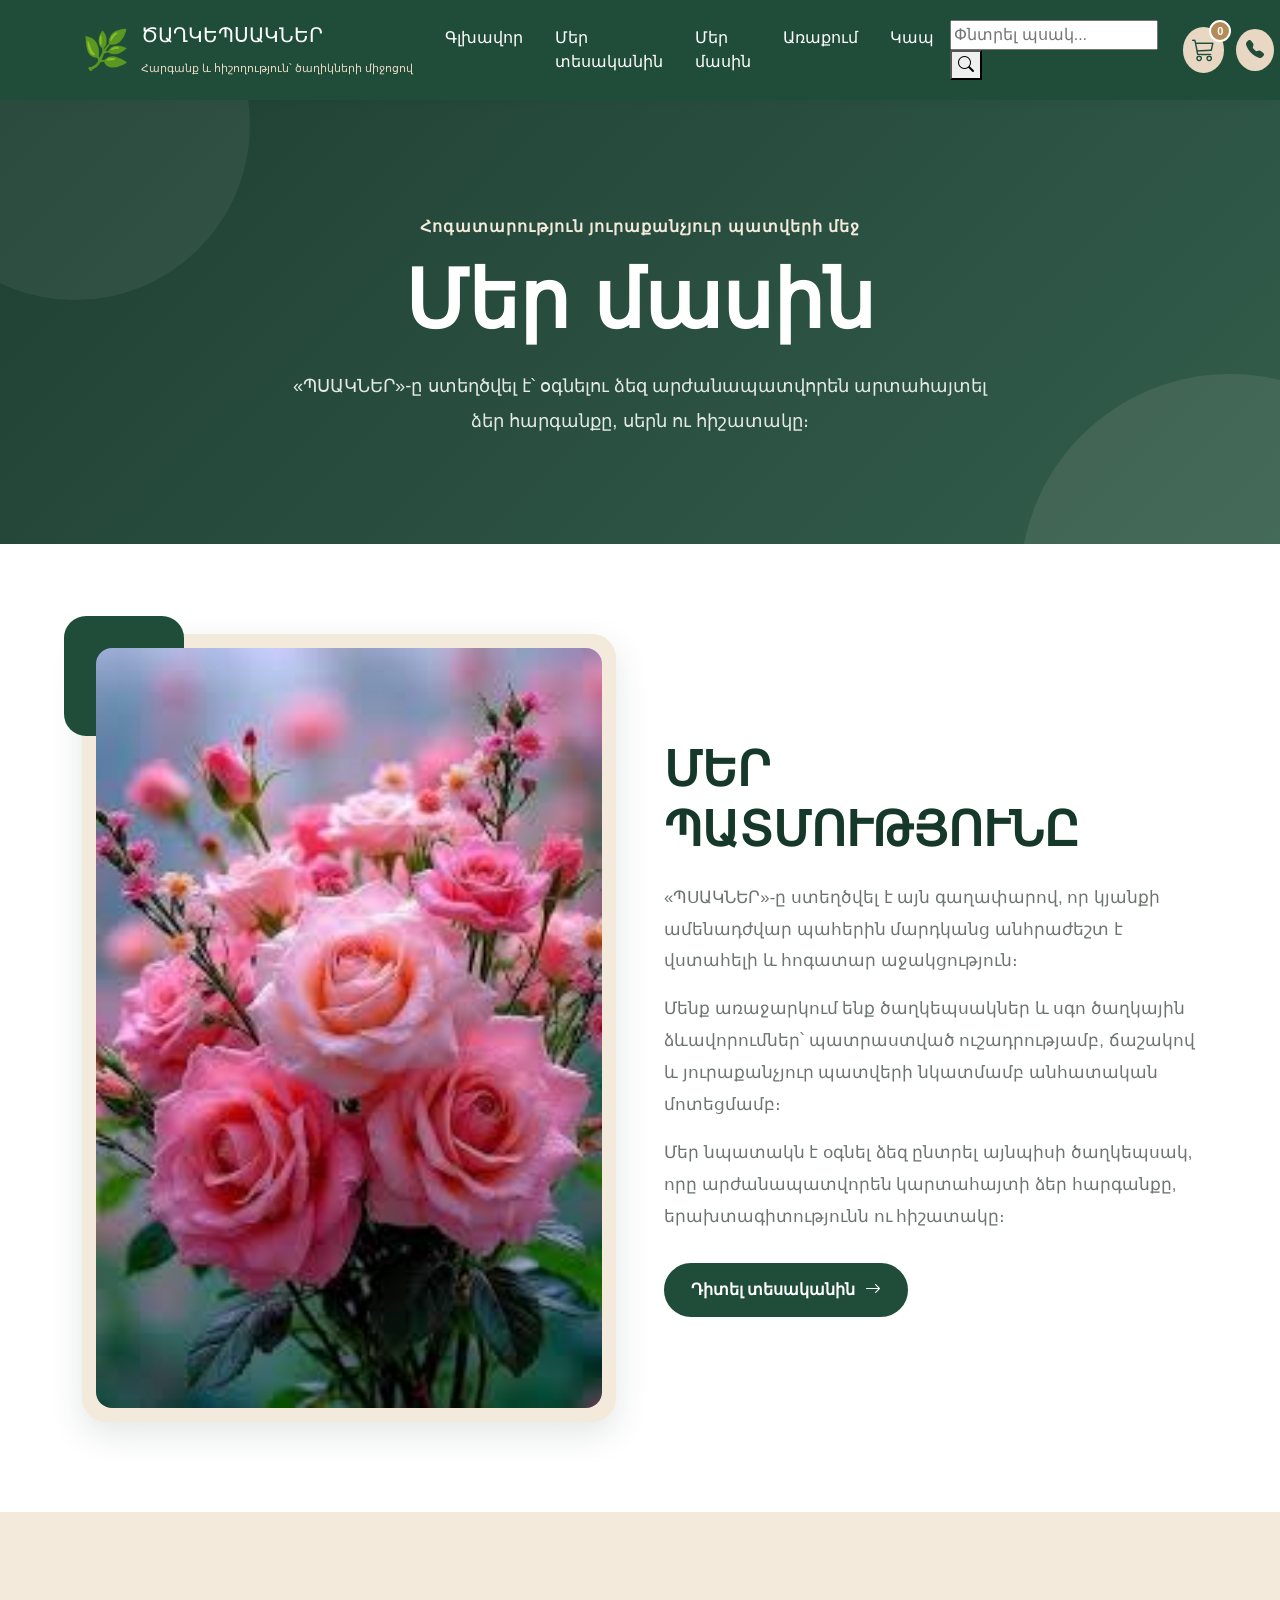
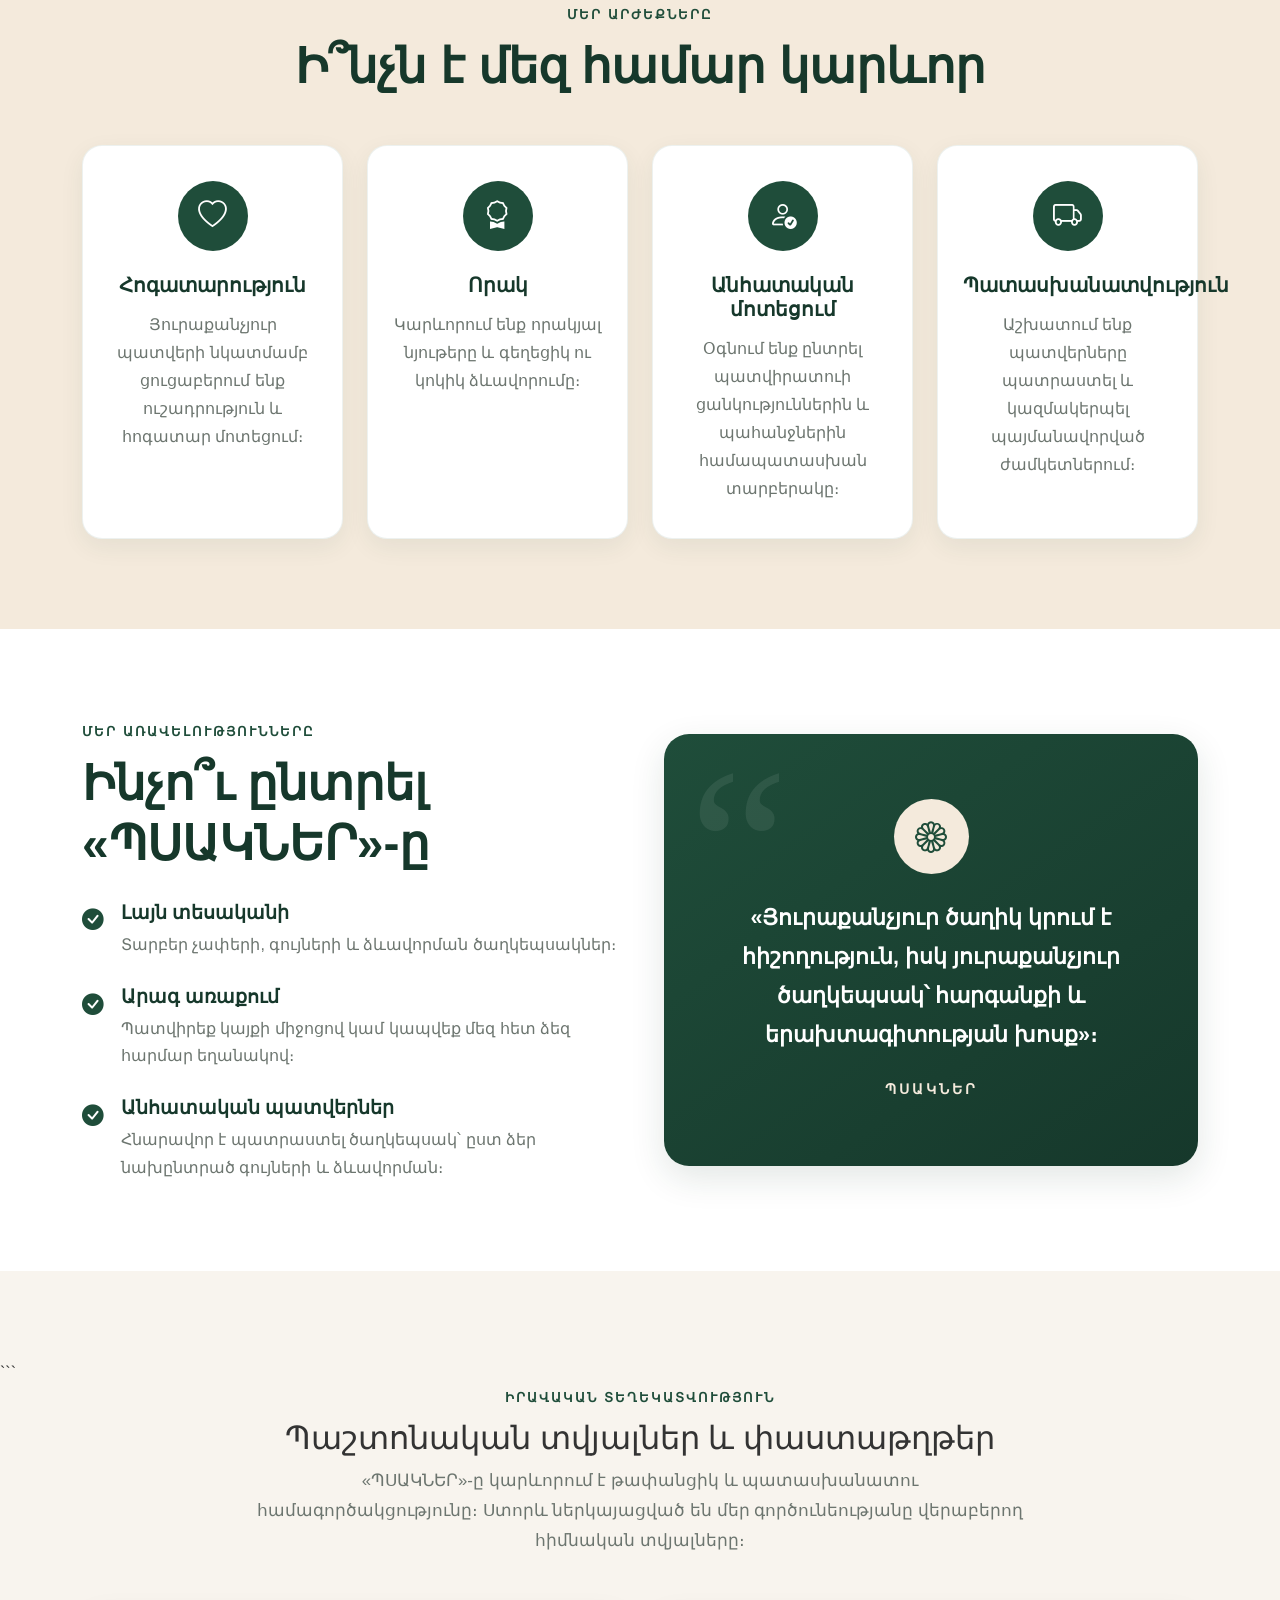
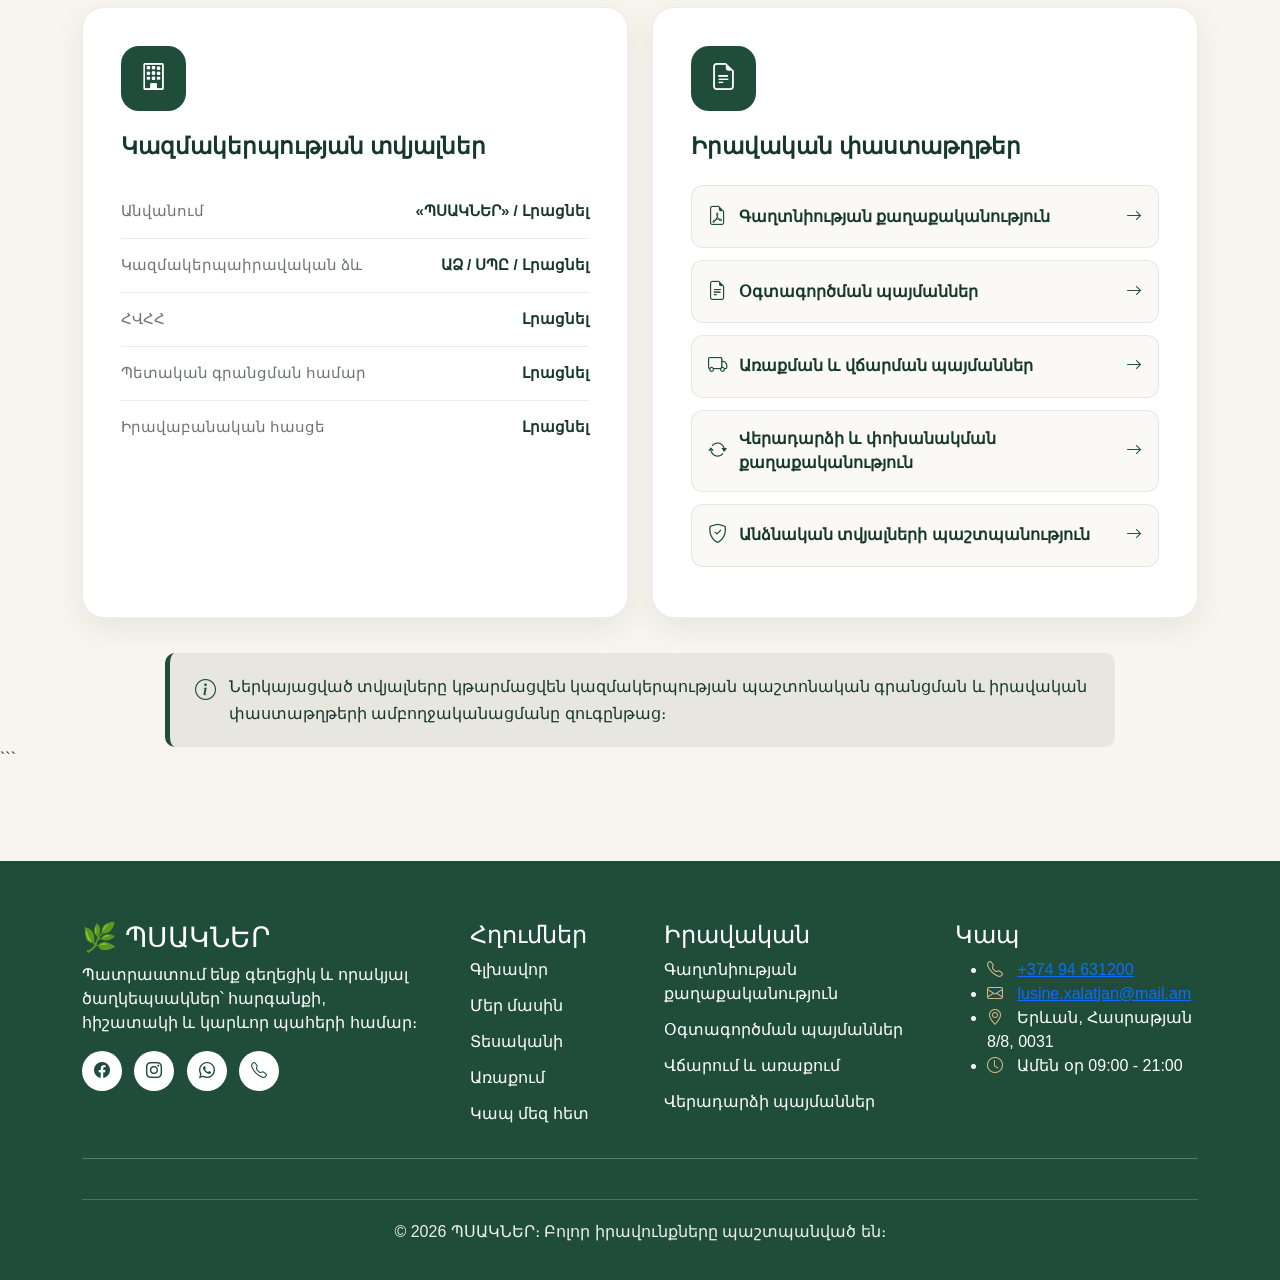
<file: about.html>
<!DOCTYPE html>

<html lang="hy">

<head>
    <meta charset="UTF-8">
    <meta name="viewport" content="width=device-width, initial-scale=1.0">


<title>Մեր մասին | ՊՍԱԿՆԵՐ</title>

<!-- Bootstrap 5 -->
<link
    href="https://cdn.jsdelivr.net/npm/bootstrap@5.3.3/dist/css/bootstrap.min.css"
    rel="stylesheet"
>

<!-- Bootstrap Icons -->
<link
    rel="stylesheet"
    href="https://cdn.jsdelivr.net/npm/bootstrap-icons@1.11.3/font/bootstrap-icons.min.css"
>

<!-- Գլխավոր CSS -->
<link rel="stylesheet" href="css/style.css">

<!-- Մեր մասին էջի CSS -->
<link rel="stylesheet" href="css/about.css">


<link rel="stylesheet" href="css/footer.css">

</head>

<body>


<!-- HEADER -->
<div id="header"></div>


<main>

    <!-- էջի վերնագիր -->
    <section class="about-hero">
        <div class="container text-center">
            <p class="about-hero-subtitle">Հոգատարություն յուրաքանչյուր պատվերի մեջ</p>

            <h1>Մեր մասին</h1>

            <p>
                «ՊՍԱԿՆԵՐ»-ը ստեղծվել է՝ օգնելու ձեզ արժանապատվորեն
                արտահայտել ձեր հարգանքը, սերն ու հիշատակը։
            </p>
        </div>
    </section>


    <!-- Խանութի պատմություն -->
    <section class="about-story section-padding">
        <div class="container">

            <div class="row align-items-center g-5">

                <div class="col-lg-6">
                    <div class="about-image-box">

                        <img
                            src="images/about.jpg"
                            alt="ՊՍԱԿՆԵՐ խանութի պատմություն"
                            class="img-fluid"
                        >

                    </div>
                </div>


                <div class="col-lg-6">


                    <h2>
                        ՄԵՐ ՊԱՏՄՈՒԹՅՈՒՆԸ
                    </h2>

                    <p>
                        «ՊՍԱԿՆԵՐ»-ը ստեղծվել է այն գաղափարով, որ կյանքի
                        ամենադժվար պահերին մարդկանց անհրաժեշտ է վստահելի
                        և հոգատար աջակցություն։
                    </p>

                    <p>
                        Մենք առաջարկում ենք ծաղկեպսակներ և սգո ծաղկային
                        ձևավորումներ՝ պատրաստված ուշադրությամբ, ճաշակով
                        և յուրաքանչյուր պատվերի նկատմամբ անհատական
                        մոտեցմամբ։
                    </p>

                    <p>
                        Մեր նպատակն է օգնել ձեզ ընտրել այնպիսի
                        ծաղկեպսակ, որը արժանապատվորեն կարտահայտի ձեր
                        հարգանքը, երախտագիտությունն ու հիշատակը։
                    </p>

                    <a href="products.html" class="btn about-btn">
                        Դիտել տեսականին
                        <i class="bi bi-arrow-right"></i>
                    </a>

                </div>

            </div>

        </div>
    </section>


    <!-- Մեր արժեքները -->
    <section class="about-values section-padding">

        <div class="container">

            <div class="text-center mb-5">

                <span class="section-label">
                    ՄԵՐ ԱՐԺԵՔՆԵՐԸ
                </span>

                <h2>
                    Ի՞նչն է մեզ համար կարևոր
                </h2>

            </div>


            <div class="row g-4">

                <div class="col-md-6 col-lg-3">

                    <div class="value-card">

                        <div class="value-icon">
                            <i class="bi bi-heart"></i>
                        </div>

                        <h3>Հոգատարություն</h3>

                        <p>
                            Յուրաքանչյուր պատվերի նկատմամբ ցուցաբերում
                            ենք ուշադրություն և հոգատար մոտեցում։
                        </p>

                    </div>

                </div>


                <div class="col-md-6 col-lg-3">

                    <div class="value-card">

                        <div class="value-icon">
                            <i class="bi bi-award"></i>
                        </div>

                        <h3>Որակ</h3>

                        <p>
                            Կարևորում ենք որակյալ նյութերը և գեղեցիկ
                            ու կոկիկ ձևավորումը։
                        </p>

                    </div>

                </div>


                <div class="col-md-6 col-lg-3">

                    <div class="value-card">

                        <div class="value-icon">
                            <i class="bi bi-person-check"></i>
                        </div>

                        <h3>Անհատական մոտեցում</h3>

                        <p>
                            Օգնում ենք ընտրել պատվիրատուի ցանկություններին
                            և պահանջներին համապատասխան տարբերակը։
                        </p>

                    </div>

                </div>


                <div class="col-md-6 col-lg-3">

                    <div class="value-card">

                        <div class="value-icon">
                            <i class="bi bi-truck"></i>
                        </div>

                        <h3>Պատասխանատվություն</h3>

                        <p>
                            Աշխատում ենք պատվերները պատրաստել և
                            կազմակերպել պայմանավորված ժամկետներում։
                        </p>

                    </div>

                </div>

            </div>

        </div>

    </section>


    <!-- Ինչու ընտրել մեզ -->
    <section class="why-us section-padding">

        <div class="container">

            <div class="row align-items-center g-5">

                <div class="col-lg-6">

                    <span class="section-label">
                        ՄԵՐ ԱՌԱՎԵԼՈՒԹՅՈՒՆՆԵՐԸ
                    </span>

                    <h2>
                        Ինչո՞ւ ընտրել «ՊՍԱԿՆԵՐ»-ը
                    </h2>

                    <div class="why-item">

                        <i class="bi bi-check-circle-fill"></i>

                        <div>

                            <h4>
                                Լայն տեսականի
                            </h4>

                            <p>
                                Տարբեր չափերի, գույների և ձևավորման
                                ծաղկեպսակներ։
                            </p>

                        </div>

                    </div>


                    <div class="why-item">

                        <i class="bi bi-check-circle-fill"></i>

                        <div>

                            <h4>
                                Արագ առաքում
                            </h4>

                            <p>
                                Պատվիրեք կայքի միջոցով կամ կապվեք մեզ հետ
                                ձեզ հարմար եղանակով։
                            </p>

                        </div>

                    </div>


                    <div class="why-item">

                        <i class="bi bi-check-circle-fill"></i>

                        <div>

                            <h4>
                                Անհատական պատվերներ
                            </h4>

                            <p>
                                Հնարավոր է պատրաստել ծաղկեպսակ՝ ըստ
                                ձեր նախընտրած գույների և ձևավորման։
                            </p>

                        </div>

                    </div>

                </div>


                <div class="col-lg-6">

                    <div class="about-quote">

                        <i class="bi bi-flower1"></i>

                        <p>
                            «Յուրաքանչյուր ծաղիկ կրում է հիշողություն,
                            իսկ յուրաքանչյուր ծաղկեպսակ՝ հարգանքի
                            և երախտագիտության խոսք»։
                        </p>

                        <span>
                            ՊՍԱԿՆԵՐ
                        </span>

                    </div>

                </div>

            </div>

        </div>

    </section>


   

<!-- =========================================
     ԻՐԱՎԱԿԱՆ ՏԵՂԵԿԱՏՎՈՒԹՅՈՒՆ
========================================= -->

<section class="legal-section section-padding">

```
<div class="container">

    <div class="text-center legal-heading">

        <span class="section-label">
            ԻՐԱՎԱԿԱՆ ՏԵՂԵԿԱՏՎՈՒԹՅՈՒՆ
        </span>

        <h2>
            Պաշտոնական տվյալներ և փաստաթղթեր
        </h2>

        <p>
            «ՊՍԱԿՆԵՐ»-ը կարևորում է թափանցիկ և պատասխանատու
            համագործակցությունը։ Ստորև ներկայացված են մեր
            գործունեությանը վերաբերող հիմնական տվյալները։
        </p>

    </div>


    <div class="row g-4">

        <!-- Կազմակերպության տվյալներ -->

        <div class="col-lg-6">

            <div class="legal-card">

                <div class="legal-card-icon">

                    <i class="bi bi-building"></i>

                </div>

                <h3>
                    Կազմակերպության տվյալներ
                </h3>


                <div class="legal-info-row">

                    <span>
                        Անվանում
                    </span>

                    <strong>
                        «ՊՍԱԿՆԵՐ» / Լրացնել
                    </strong>

                </div>


                <div class="legal-info-row">

                    <span>
                        Կազմակերպաիրավական ձև
                    </span>

                    <strong>
                        ԱՁ / ՍՊԸ / Լրացնել
                    </strong>

                </div>


                <div class="legal-info-row">

                    <span>
                        ՀՎՀՀ
                    </span>

                    <strong>
                        Լրացնել
                    </strong>

                </div>


                <div class="legal-info-row">

                    <span>
                        Պետական գրանցման համար
                    </span>

                    <strong>
                        Լրացնել
                    </strong>

                </div>


                <div class="legal-info-row">

                    <span>
                        Իրավաբանական հասցե
                    </span>

                    <strong>
                        Լրացնել
                    </strong>

                </div>

            </div>

        </div>


        <!-- Փաստաթղթեր -->

        <div class="col-lg-6">

            <div class="legal-card">

                <div class="legal-card-icon">

                    <i class="bi bi-file-earmark-text"></i>

                </div>

                <h3>
                    Իրավական փաստաթղթեր
                </h3>


                <a
                    href="#"
                    class="legal-document"
                >

                    <span>

                        <i class="bi bi-file-earmark-pdf"></i>

                        Գաղտնիության քաղաքականություն

                    </span>

                    <i class="bi bi-arrow-right"></i>

                </a>


                <a
                    href="#"
                    class="legal-document"
                >

                    <span>

                        <i class="bi bi-file-earmark-text"></i>

                        Օգտագործման պայմաններ

                    </span>

                    <i class="bi bi-arrow-right"></i>

                </a>


                <a
                    href="#"
                    class="legal-document"
                >

                    <span>

                        <i class="bi bi-truck"></i>

                        Առաքման և վճարման պայմաններ

                    </span>

                    <i class="bi bi-arrow-right"></i>

                </a>


                <a
                    href="#"
                    class="legal-document"
                >

                    <span>

                        <i class="bi bi-arrow-repeat"></i>

                        Վերադարձի և փոխանակման քաղաքականություն

                    </span>

                    <i class="bi bi-arrow-right"></i>

                </a>


                <a
                    href="#"
                    class="legal-document"
                >

                    <span>

                        <i class="bi bi-shield-check"></i>

                        Անձնական տվյալների պաշտպանություն

                    </span>

                    <i class="bi bi-arrow-right"></i>

                </a>

            </div>

        </div>

    </div>


    <div class="legal-note">

        <i class="bi bi-info-circle"></i>

        <p>
            Ներկայացված տվյալները կթարմացվեն կազմակերպության
            պաշտոնական գրանցման և իրավական փաստաթղթերի
            ամբողջականացմանը զուգընթաց։
        </p>

    </div>

</div>
```

</section>

<!-- FOOTER -->
<div id="footer"></div>


<!-- Bootstrap JS -->
<script
    src="https://cdn.jsdelivr.net/npm/bootstrap@5.3.3/dist/js/bootstrap.bundle.min.js"
></script>

<!-- Header և Footer -->
<script src="js/header-footer.js"></script>


</body>

</html>
</file>
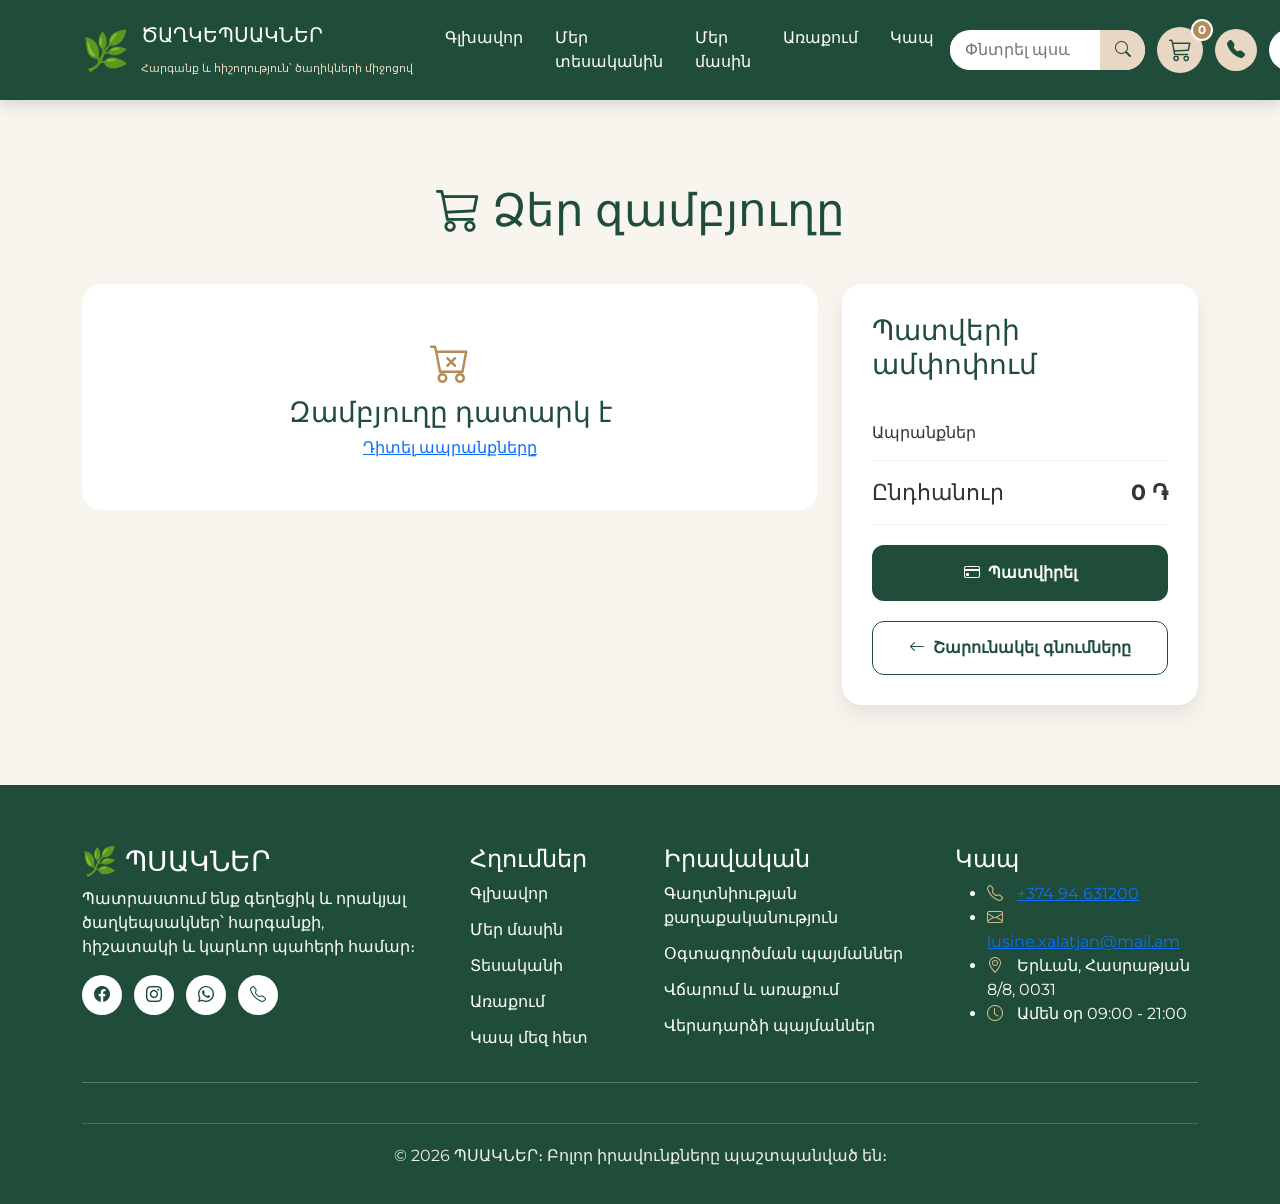
<file: cart.html>
<!DOCTYPE html>

<html lang="hy">

<head>

<meta charset="UTF-8">

<meta name="viewport" content="width=device-width, initial-scale=1.0">


<title>Զամբյուղ | Ծաղկեպսակներ</title>


<!-- Bootstrap -->

<link 
href="https://cdn.jsdelivr.net/npm/bootstrap@5.3.3/dist/css/bootstrap.min.css"
rel="stylesheet">


<!-- Bootstrap Icons -->

<link 
rel="stylesheet"
href="https://cdn.jsdelivr.net/npm/bootstrap-icons@1.11.3/font/bootstrap-icons.min.css">


<!-- Google Fonts -->

<link 
href="https://fonts.googleapis.com/css2?family=Montserrat:wght@400;500;600;700&family=Playfair+Display:wght@600;700&display=swap"
rel="stylesheet">


<!-- CSS -->

<link rel="stylesheet" href="css/style.css">

<link rel="stylesheet" href="css/header.css">

<link rel="stylesheet" href="css/cart.css">

<link rel="stylesheet" href="css/footer.css">


</head>


<body>


<!-- HEADER -->

<div id="header"></div>



<section class="cart-page">


<div class="container">


<h1 class="cart-title">

<i class="bi bi-cart3"></i>

Ձեր զամբյուղը

</h1>



<div class="row g-4">



<!-- ITEMS -->

<div class="col-lg-8">


<div 
id="cartItems"
class="cart-items">

</div>


</div>




<!-- SUMMARY -->

<div class="col-lg-4">


<div class="cart-summary">


<h3>

Պատվերի ամփոփում

</h3>



<div class="summary-line">


<span>
Ապրանքներ
</span>


<strong id="cartCount">
0
</strong>


</div>




<div class="summary-line total">


<span>
Ընդհանուր
</span>


<strong id="cartTotal">
0 ֏
</strong>


</div>




<a href="checkout.html"
class="checkout-btn">


<i class="bi bi-credit-card"></i>

Պատվիրել


</a>




<a href="products.html"
class="continue-btn">


<i class="bi bi-arrow-left"></i>

Շարունակել գնումները


</a>



</div>


</div>



</div>


</div>


</section>




<!-- FOOTER -->

<div id="footer"></div>



<!-- JS -->


<script src="js/components.js"></script>


<script src="js/cart.js"></script>



<script
src="https://cdn.jsdelivr.net/npm/bootstrap@5.3.3/dist/js/bootstrap.bundle.min.js">
</script>


</body>

</html>
</file>
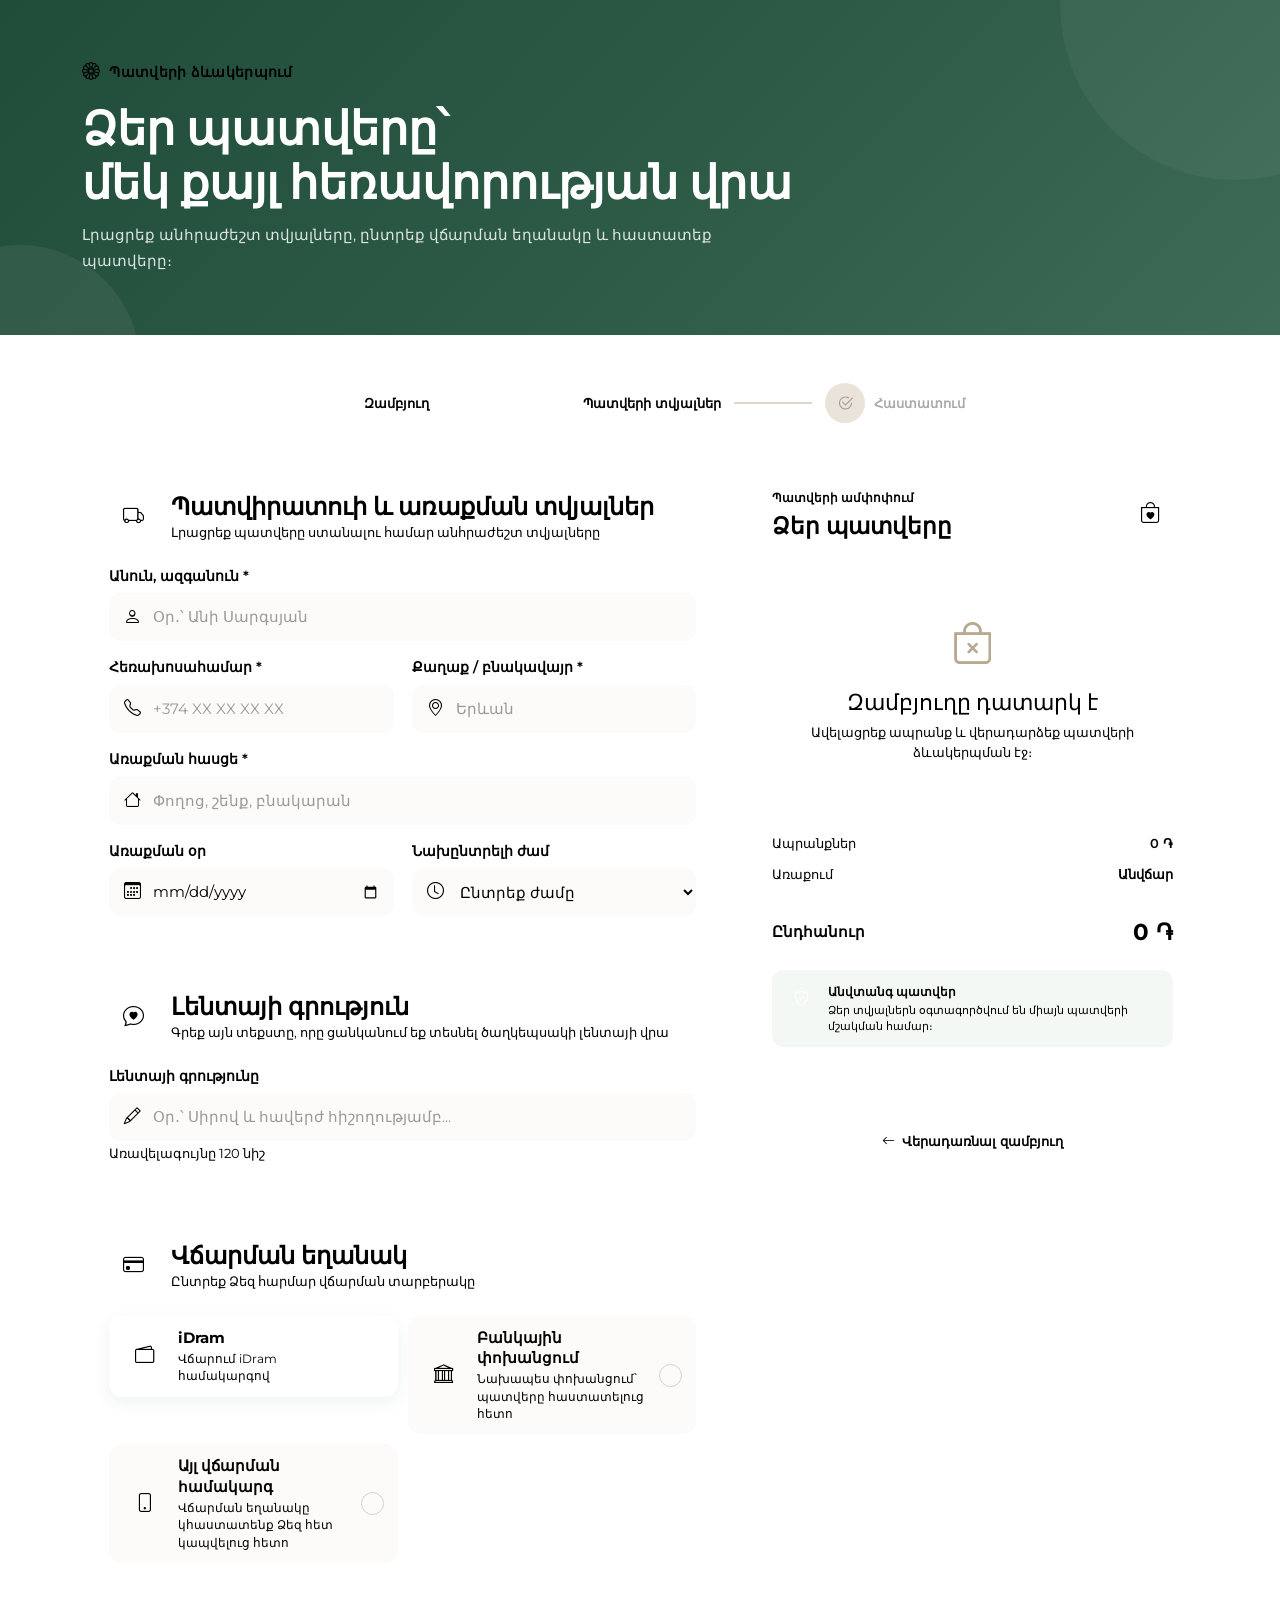
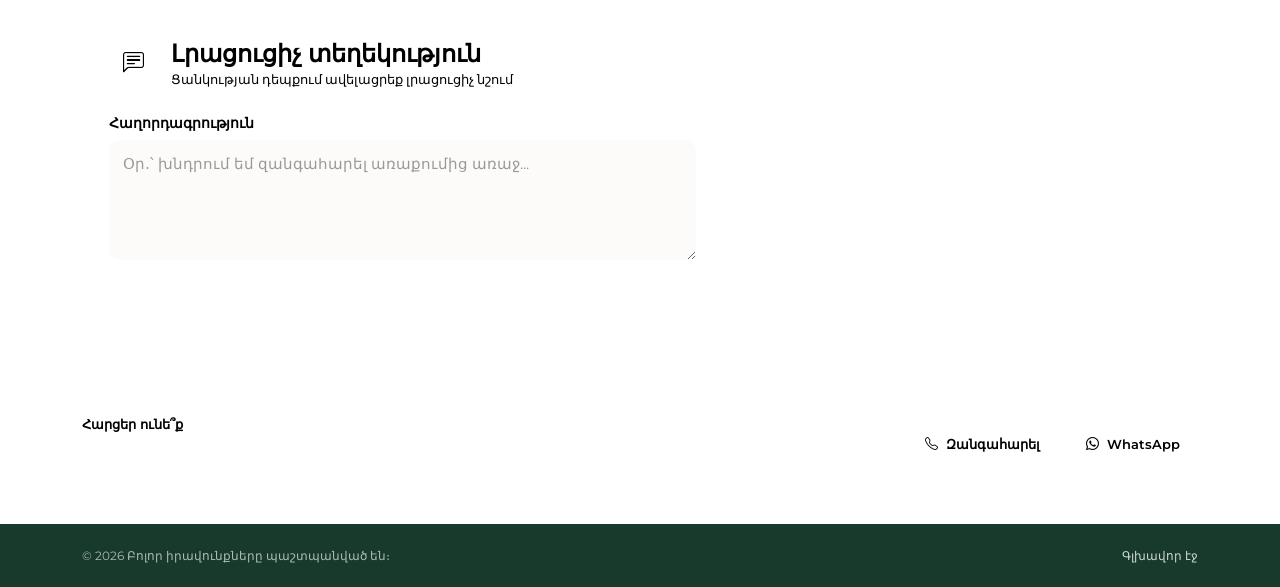
<file: checkout.html>
<!DOCTYPE html>
<html lang="hy">

<head>

    <meta charset="UTF-8">

    <meta
        name="viewport"
        content="width=device-width, initial-scale=1.0"
    >

    <meta
        name="description"
        content="Պատվերի ձևակերպում և վճարման տվյալներ"
    >

    <title>Պատվերի ձևակերպում | Ծաղկեպսակներ</title>


    <!-- =====================================================
         BOOTSTRAP
    ====================================================== -->

    <link
        href="https://cdn.jsdelivr.net/npm/bootstrap@5.3.3/dist/css/bootstrap.min.css"
        rel="stylesheet"
    >


    <!-- =====================================================
         BOOTSTRAP ICONS
    ====================================================== -->

    <link
        rel="stylesheet"
        href="https://cdn.jsdelivr.net/npm/bootstrap-icons@1.11.3/font/bootstrap-icons.min.css"
    >


    <!-- =====================================================
         GOOGLE FONTS
    ====================================================== -->

    <link
        rel="preconnect"
        href="https://fonts.googleapis.com"
    >

    <link
        rel="preconnect"
        href="https://fonts.gstatic.com"
        crossorigin
    >

    <link
        href="https://fonts.googleapis.com/css2?family=Montserrat:wght@400;500;600;700&family=Playfair+Display:wght@500;600;700&display=swap"
        rel="stylesheet"
    >


    <!-- =====================================================
         MAIN CSS
    ====================================================== -->

    <link
        rel="stylesheet"
        href="css/style.css"
    >

<link
        rel="stylesheet"
        href="css/header.css"
    >
    <!-- =====================================================
         CHECKOUT CSS
    ====================================================== -->

    <link
        rel="stylesheet"
        href="css/checkout.css"
    >

</head>


<body>


<!-- =========================================================
     HEADER
========================================================= -->

<div id="header"></div>


<!-- =========================================================
     HERO
========================================================= -->

<section class="checkout-hero">

    <div class="container">

        <div class="checkout-hero-content">

            <span class="checkout-eyebrow">

                <i class="bi bi-flower1"></i>

                Պատվերի ձևակերպում

            </span>


            <h1>

                Ձեր պատվերը՝
                <span>մեկ քայլ հեռավորության վրա</span>

            </h1>


            <p>

                Լրացրեք անհրաժեշտ տվյալները,
                ընտրեք վճարման եղանակը և հաստատեք պատվերը։

            </p>

        </div>

    </div>

</section>



<!-- =========================================================
     CHECKOUT MAIN
========================================================= -->

<main class="checkout-page">

    <div class="container">


        <!-- =================================================
             PROGRESS
        ================================================== -->

        <div class="checkout-progress">


            <div class="progress-step completed">

                <span class="progress-icon">

                    <i class="bi bi-bag-check"></i>

                </span>

                <span>
                    Զամբյուղ
                </span>

            </div>


            <div class="progress-line active"></div>


            <div class="progress-step active">

                <span class="progress-icon">

                    <i class="bi bi-person-check"></i>

                </span>

                <span>
                    Պատվերի տվյալներ
                </span>

            </div>


            <div class="progress-line"></div>


            <div class="progress-step">

                <span class="progress-icon">

                    <i class="bi bi-check2-circle"></i>

                </span>

                <span>
                    Հաստատում
                </span>

            </div>

        </div>



        <!-- =================================================
             FORM
        ================================================== -->

        <form
            id="checkoutForm"
            class="checkout-form"
            enctype="multipart/form-data"
        >


            <div class="row g-4">


                <!-- =========================================
                     LEFT COLUMN
                ========================================== -->

                <div class="col-lg-7">


                    <!-- =====================================
                         CUSTOMER + DELIVERY
                    ====================================== -->

                    <section class="checkout-card">


                        <div class="card-heading">

                            <div class="heading-icon">

                                <i class="bi bi-truck"></i>

                            </div>

                            <div>

                                <h2>
                                    Պատվիրատուի և առաքման տվյալներ
                                </h2>

                                <p>
                                    Լրացրեք պատվերը ստանալու համար անհրաժեշտ տվյալները
                                </p>

                            </div>

                        </div>



                        <div class="form-grid">


                            <!-- NAME -->

                            <div class="form-group full-width">

                                <label for="fullName">

                                    Անուն, ազգանուն

                                    <span>*</span>

                                </label>


                                <div class="input-wrapper">

                                    <i class="bi bi-person"></i>

                                    <input
                                        type="text"
                                        id="fullName"
                                        name="fullName"
                                        placeholder="Օր․՝ Անի Սարգսյան"
                                        autocomplete="name"
                                        required
                                    >

                                </div>

                            </div>



                            <!-- PHONE -->

                            <div class="form-group">

                                <label for="phone">

                                    Հեռախոսահամար

                                    <span>*</span>

                                </label>


                                <div class="input-wrapper">

                                    <i class="bi bi-telephone"></i>

                                    <input
                                        type="tel"
                                        id="phone"
                                        name="phone"
                                        placeholder="+374 XX XX XX XX"
                                        autocomplete="tel"
                                        required
                                    >

                                </div>

                            </div>



                            <!-- CITY -->

                            <div class="form-group">

                                <label for="city">

                                    Քաղաք / բնակավայր

                                    <span>*</span>

                                </label>


                                <div class="input-wrapper">

                                    <i class="bi bi-geo-alt"></i>

                                    <input
                                        type="text"
                                        id="city"
                                        name="city"
                                        placeholder="Երևան"
                                        required
                                    >

                                </div>

                            </div>



                            <!-- ADDRESS -->

                            <div class="form-group full-width">

                                <label for="address">

                                    Առաքման հասցե

                                    <span>*</span>

                                </label>


                                <div class="input-wrapper">

                                    <i class="bi bi-house"></i>

                                    <input
                                        type="text"
                                        id="address"
                                        name="address"
                                        placeholder="Փողոց, շենք, բնակարան"
                                        autocomplete="street-address"
                                        required
                                    >

                                </div>

                            </div>



                            <!-- DATE -->

                            <div class="form-group">

                                <label for="deliveryDate">

                                    Առաքման օր

                                </label>


                                <div class="input-wrapper">

                                    <i class="bi bi-calendar3"></i>

                                    <input
                                        type="date"
                                        id="deliveryDate"
                                        name="deliveryDate"
                                    >

                                </div>

                            </div>



                            <!-- TIME -->

                            <div class="form-group">

                                <label for="deliveryTime">

                                    Նախընտրելի ժամ

                                </label>


                                <div class="input-wrapper">

                                    <i class="bi bi-clock"></i>

                                    <select
                                        id="deliveryTime"
                                        name="deliveryTime"
                                    >

                                        <option value="">
                                            Ընտրեք ժամը
                                        </option>

                                        <option value="09:00 - 12:00">
                                            09:00 - 12:00
                                        </option>

                                        <option value="12:00 - 15:00">
                                            12:00 - 15:00
                                        </option>

                                        <option value="15:00 - 18:00">
                                            15:00 - 18:00
                                        </option>

                                        <option value="18:00 - 21:00">
                                            18:00 - 21:00
                                        </option>

                                    </select>

                                </div>

                            </div>


                        </div>

                    </section>



                    <!-- =====================================
                         RIBBON MESSAGE
                    ====================================== -->

                    <section class="checkout-card ribbon-card">


                        <div class="card-heading">

                            <div class="heading-icon">

                                <i class="bi bi-chat-heart"></i>

                            </div>

                            <div>

                                <h2>
                                    Լենտայի գրություն
                                </h2>

                                <p>
                                    Գրեք այն տեքստը, որը ցանկանում եք տեսնել ծաղկեպսակի լենտայի վրա
                                </p>

                            </div>

                        </div>


                        <div class="form-group">

                            <label for="ribbonText">

                                Լենտայի գրությունը

                            </label>


                            <div class="input-wrapper">

                                <i class="bi bi-pencil"></i>

                                <input
                                    type="text"
                                    id="ribbonText"
                                    name="ribbonText"
                                    maxlength="120"
                                    placeholder="Օր․՝ Սիրով և հավերժ հիշողությամբ..."
                                >

                            </div>


                            <small class="field-help">

                                Առավելագույնը 120 նիշ

                            </small>

                        </div>

                    </section>



                    <!-- =====================================
                         PAYMENT
                    ====================================== -->

                    <section class="checkout-card payment-card">


                        <div class="card-heading">

                            <div class="heading-icon">

                                <i class="bi bi-credit-card"></i>

                            </div>

                            <div>

                                <h2>
                                    Վճարման եղանակ
                                </h2>

                                <p>
                                    Ընտրեք Ձեզ հարմար վճարման տարբերակը
                                </p>

                            </div>

                        </div>



                        <div class="payment-options">


                            <!-- IDRAM -->

                            <label class="payment-option">

                                <input
                                    type="radio"
                                    name="paymentMethod"
                                    value="idram"
                                    checked
                                >


                                <span class="payment-option-content">

                                    <span class="payment-icon">

                                        <i class="bi bi-wallet2"></i>

                                    </span>


                                    <span class="payment-text">

                                        <strong>
                                            iDram
                                        </strong>

                                        <small>
                                            Վճարում iDram համակարգով
                                        </small>

                                    </span>


                                    <span class="payment-check">

                                        <i class="bi bi-check-lg"></i>

                                    </span>

                                </span>

                            </label>



                            <!-- BANK TRANSFER -->

                            <label class="payment-option">

                                <input
                                    type="radio"
                                    name="paymentMethod"
                                    value="transfer"
                                >


                                <span class="payment-option-content">

                                    <span class="payment-icon">

                                        <i class="bi bi-bank"></i>

                                    </span>


                                    <span class="payment-text">

                                        <strong>
                                            Բանկային փոխանցում
                                        </strong>

                                        <small>
                                            Նախապես փոխանցում՝ պատվերը հաստատելուց հետո
                                        </small>

                                    </span>


                                    <span class="payment-check">

                                        <i class="bi bi-check-lg"></i>

                                    </span>

                                </span>

                            </label>



                            <!-- OTHER PAYMENT -->

                            <label class="payment-option">

                                <input
                                    type="radio"
                                    name="paymentMethod"
                                    value="other"
                                >


                                <span class="payment-option-content">

                                    <span class="payment-icon">

                                        <i class="bi bi-phone"></i>

                                    </span>


                                    <span class="payment-text">

                                        <strong>
                                            Այլ վճարման համակարգ
                                        </strong>

                                        <small>
                                            Վճարման եղանակը կհաստատենք Ձեզ հետ կապվելուց հետո
                                        </small>

                                    </span>


                                    <span class="payment-check">

                                        <i class="bi bi-check-lg"></i>

                                    </span>

                                </span>

                            </label>


                        </div>



                        <!-- =================================
                             BANK DETAILS
                        ================================== -->

                        <div
                            id="bankTransferDetails"
                            class="bank-transfer-details"
                            hidden
                        >


                            <div class="bank-details-header">

                                <div class="bank-details-icon">

                                    <i class="bi bi-bank2"></i>

                                </div>

                                <div>

                                    <h3>
                                        Բանկային փոխանցման տվյալներ
                                    </h3>

                                    <p>
                                        Փոխանցումը կատարելուց հետո կցեք վճարման կտրոնը։
                                    </p>

                                </div>

                            </div>



                            <div class="bank-details-list">


                                <div class="bank-detail-row">

                                    <span>
                                        Ստացող
                                    </span>

                                    <strong>
                                        Ձեր ընկերության անունը
                                    </strong>

                                </div>


                                <div class="bank-detail-row">

                                    <span>
                                        Բանկ
                                    </span>

                                    <strong>
                                        Ձեր բանկի անվանումը
                                    </strong>

                                </div>


                                <div class="bank-detail-row">

                                    <span>
                                        Հաշվեհամար
                                    </span>


                                    <div class="copy-value">

                                        <strong id="bankAccount">
                                            0000000000000000
                                        </strong>

                                        <button
                                            type="button"
                                            class="copy-btn"
                                            data-copy-target="bankAccount"
                                            aria-label="Պատճենել հաշվեհամարը"
                                        >

                                            <i class="bi bi-copy"></i>

                                            Պատճենել

                                        </button>

                                    </div>

                                </div>


                                <div class="bank-detail-row">

                                    <span>
                                        IBAN
                                    </span>

                                    <strong>
                                        AM00 0000 0000 0000 0000 0000
                                    </strong>

                                </div>


                                <div class="bank-detail-row">

                                    <span>
                                        ՀՎՀՀ
                                    </span>

                                    <strong>
                                        00000000
                                    </strong>

                                </div>


                            </div>



                            <div class="transfer-purpose">

                                <span>
                                    Փոխանցման նշանակություն
                                </span>

                                <strong id="transferPurpose">
                                    Պատվեր
                                </strong>

                            </div>



                            <!-- PAYMENT RECEIPT -->

                            <div class="receipt-upload">


                                <label
                                    for="paymentReceipt"
                                    class="receipt-label"
                                >

                                    <span class="receipt-icon">

                                        <i class="bi bi-cloud-arrow-up"></i>

                                    </span>


                                    <span>

                                        <strong>
                                            Վճարման կտրոն
                                        </strong>

                                        <small>
                                            Կցեք փոխանցման կտրոնը
                                        </small>

                                    </span>

                                </label>


                                <input
                                    type="file"
                                    id="paymentReceipt"
                                    name="paymentReceipt"
                                    accept="image/*,.pdf"
                                >


                                <div
                                    id="receiptPreview"
                                    class="receipt-preview"
                                ></div>

                            </div>



                            <p class="bank-note">

                                <i class="bi bi-info-circle"></i>

                                Պատվերը կսկսենք մշակել վճարման հաստատումից հետո։

                            </p>


                        </div>


                    </section>



                    <!-- =====================================
                         ADDITIONAL NOTE
                    ====================================== -->

                    <section class="checkout-card">


                        <div class="card-heading">

                            <div class="heading-icon">

                                <i class="bi bi-chat-left-text"></i>

                            </div>

                            <div>

                                <h2>
                                    Լրացուցիչ տեղեկություն
                                </h2>

                                <p>
                                    Ցանկության դեպքում ավելացրեք լրացուցիչ նշում
                                </p>

                            </div>

                        </div>


                        <div class="form-group">

                            <label for="orderNote">
                                Հաղորդագրություն
                            </label>


                            <textarea
                                id="orderNote"
                                name="orderNote"
                                rows="4"
                                placeholder="Օր․՝ խնդրում եմ զանգահարել առաքումից առաջ..."
                            ></textarea>

                        </div>

                    </section>


                </div>



                <!-- =========================================
                     RIGHT COLUMN
                ========================================== -->

                <div class="col-lg-5">


                    <aside class="order-summary">


                        <div class="summary-header">

                            <div>

                                <span>
                                    Պատվերի ամփոփում
                                </span>

                                <h2>
                                    Ձեր պատվերը
                                </h2>

                            </div>


                            <div class="summary-bag">

                                <i class="bi bi-bag-heart"></i>

                            </div>

                        </div>



                        <!-- CART ITEMS -->

                        <div
                            id="checkoutItems"
                            class="checkout-items"
                        >

                            <!-- checkout.js-ը կտեղադրի ապրանքները -->

                        </div>



                        <!-- TOTALS -->

                        <div class="summary-totals">


                            <div class="summary-row">

                                <span>
                                    Ապրանքներ
                                </span>

                                <strong id="checkoutSubtotal">
                                    0 ֏
                                </strong>

                            </div>


                            <div class="summary-row">

                                <span>
                                    Առաքում
                                </span>

                                <strong id="deliveryPrice">
                                    Կհաշվարկվի
                                </strong>

                            </div>


                            <div class="summary-divider"></div>


                            <div class="summary-total">

                                <span>
                                    Ընդհանուր
                                </span>

                                <strong id="checkoutTotal">
                                    0 ֏
                                </strong>

                            </div>


                        </div>



                        <!-- SECURITY -->

                        <div class="order-security">

                            <div class="security-icon">

                                <i class="bi bi-shield-check"></i>

                            </div>


                            <div>

                                <strong>
                                    Անվտանգ պատվեր
                                </strong>

                                <p>
                                    Ձեր տվյալներն օգտագործվում են միայն պատվերի մշակման համար։
                                </p>

                            </div>

                        </div>



                        <!-- SUBMIT -->

                        <button
                            type="submit"
                            class="checkout-submit"
                            id="submitOrder"
                        >

                            <span>
                                Հաստատել պատվերը
                            </span>

                            <i class="bi bi-arrow-right"></i>

                        </button>



                        <!-- BACK -->

                        <a
                            href="cart.html"
                            class="back-to-cart"
                        >

                            <i class="bi bi-arrow-left"></i>

                            Վերադառնալ զամբյուղ

                        </a>


                    </aside>

                </div>


            </div>

        </form>

    </div>

</main>



<!-- =========================================================
     CONTACT CTA
========================================================= -->

<section class="checkout-contact">

    <div class="container">

        <div class="checkout-contact-inner">


            <div>

                <span>
                    Հարցեր ունե՞ք
                </span>

                <h2>
                    Մենք սիրով կօգնենք Ձեզ
                </h2>

            </div>


            <div class="contact-buttons">


                <a
                    href="tel:+37494631200"
                    class="contact-btn phone"
                >

                    <i class="bi bi-telephone"></i>

                    Զանգահարել

                </a>


                <a
                    href="https://wa.me/37494631200"
                    target="_blank"
                    rel="noopener"
                    class="contact-btn whatsapp"
                >

                    <i class="bi bi-whatsapp"></i>

                    WhatsApp

                </a>


            </div>

        </div>

    </div>

</section>



<!-- =========================================================
     FOOTER
========================================================= -->

<footer class="site-footer">

    <div class="container">

        <div class="footer-bottom">

            <p>
                © 2026 Բոլոր իրավունքները պաշտպանված են։
            </p>


            <a href="index.html">
                Գլխավոր էջ
            </a>

        </div>

    </div>

</footer>



<!-- =========================================================
     JAVASCRIPT
========================================================= -->

<script src="js/products-data.js"></script>

<script src="js/header.js"></script>

<script src="js/checkout.js"></script>


<!-- BOOTSTRAP -->

<script
    src="https://cdn.jsdelivr.net/npm/bootstrap@5.3.3/dist/js/bootstrap.bundle.min.js"
></script>


</body>

</html>
</file>
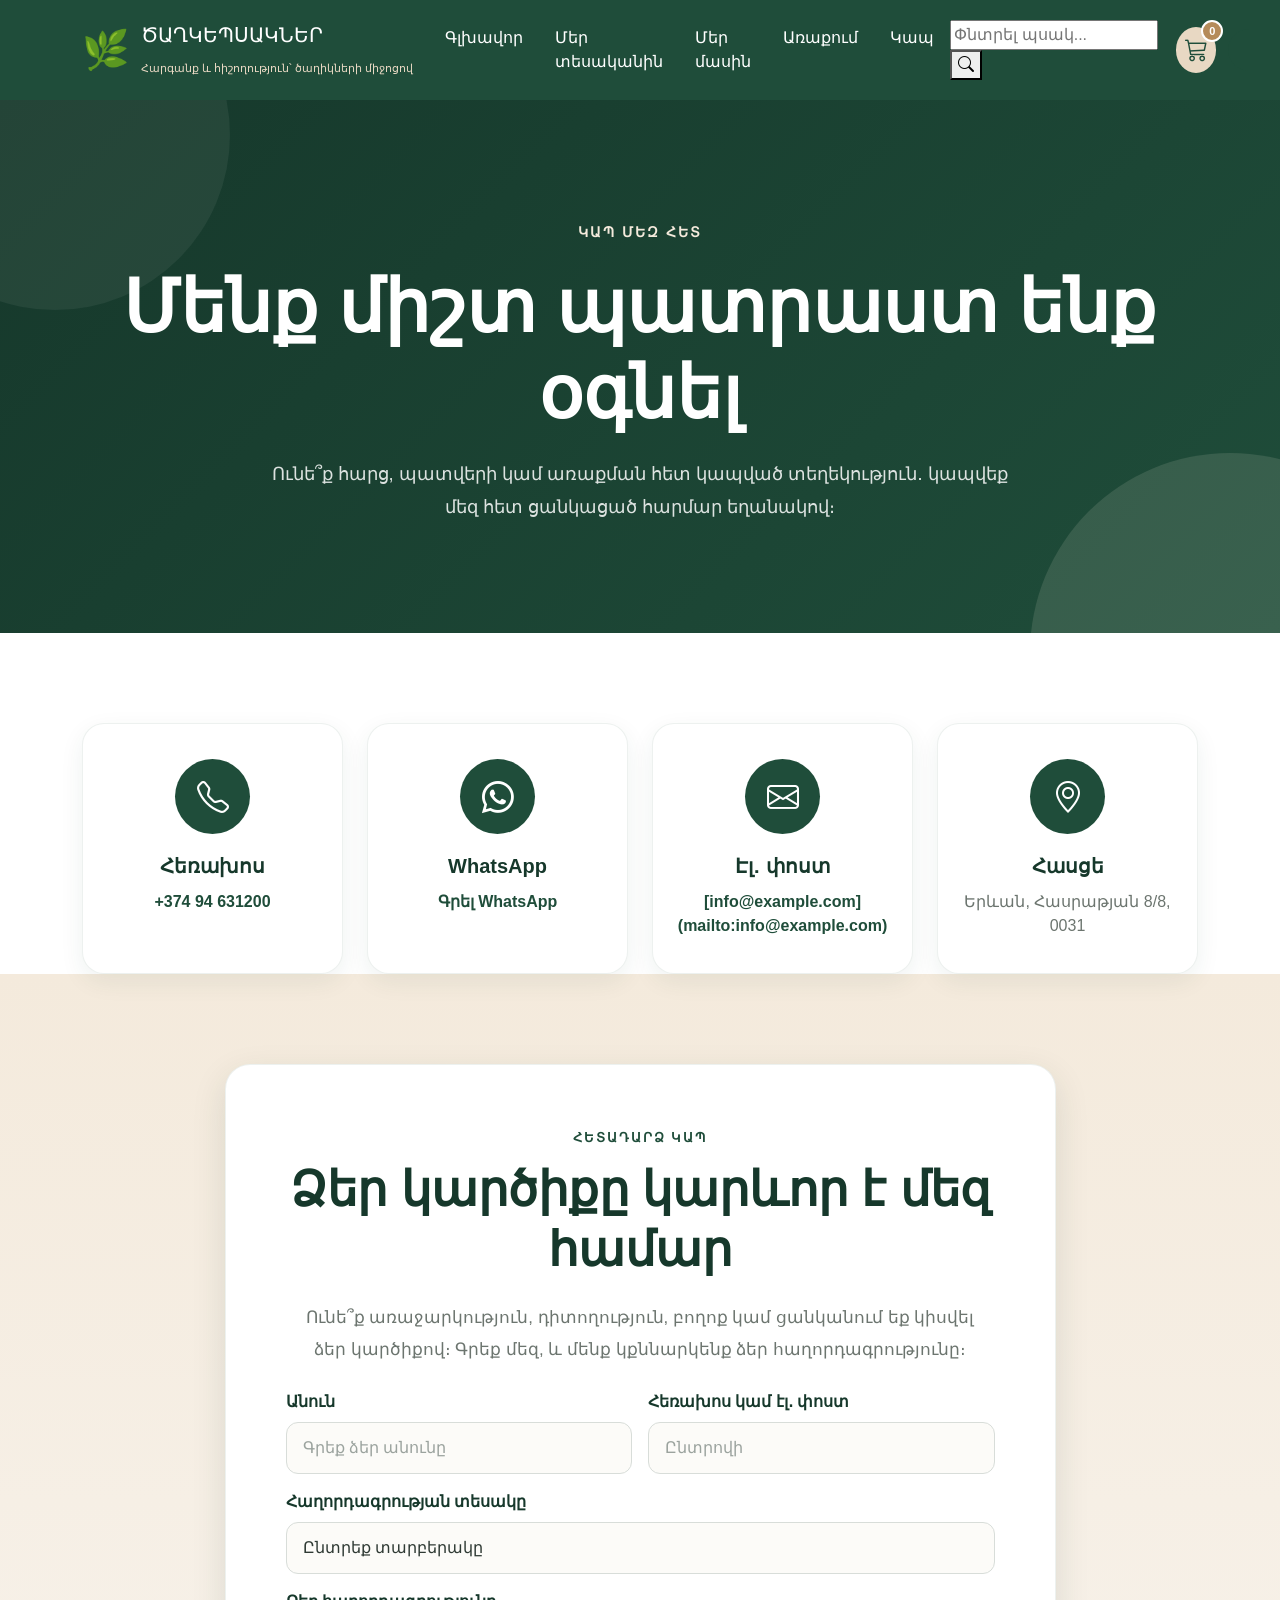
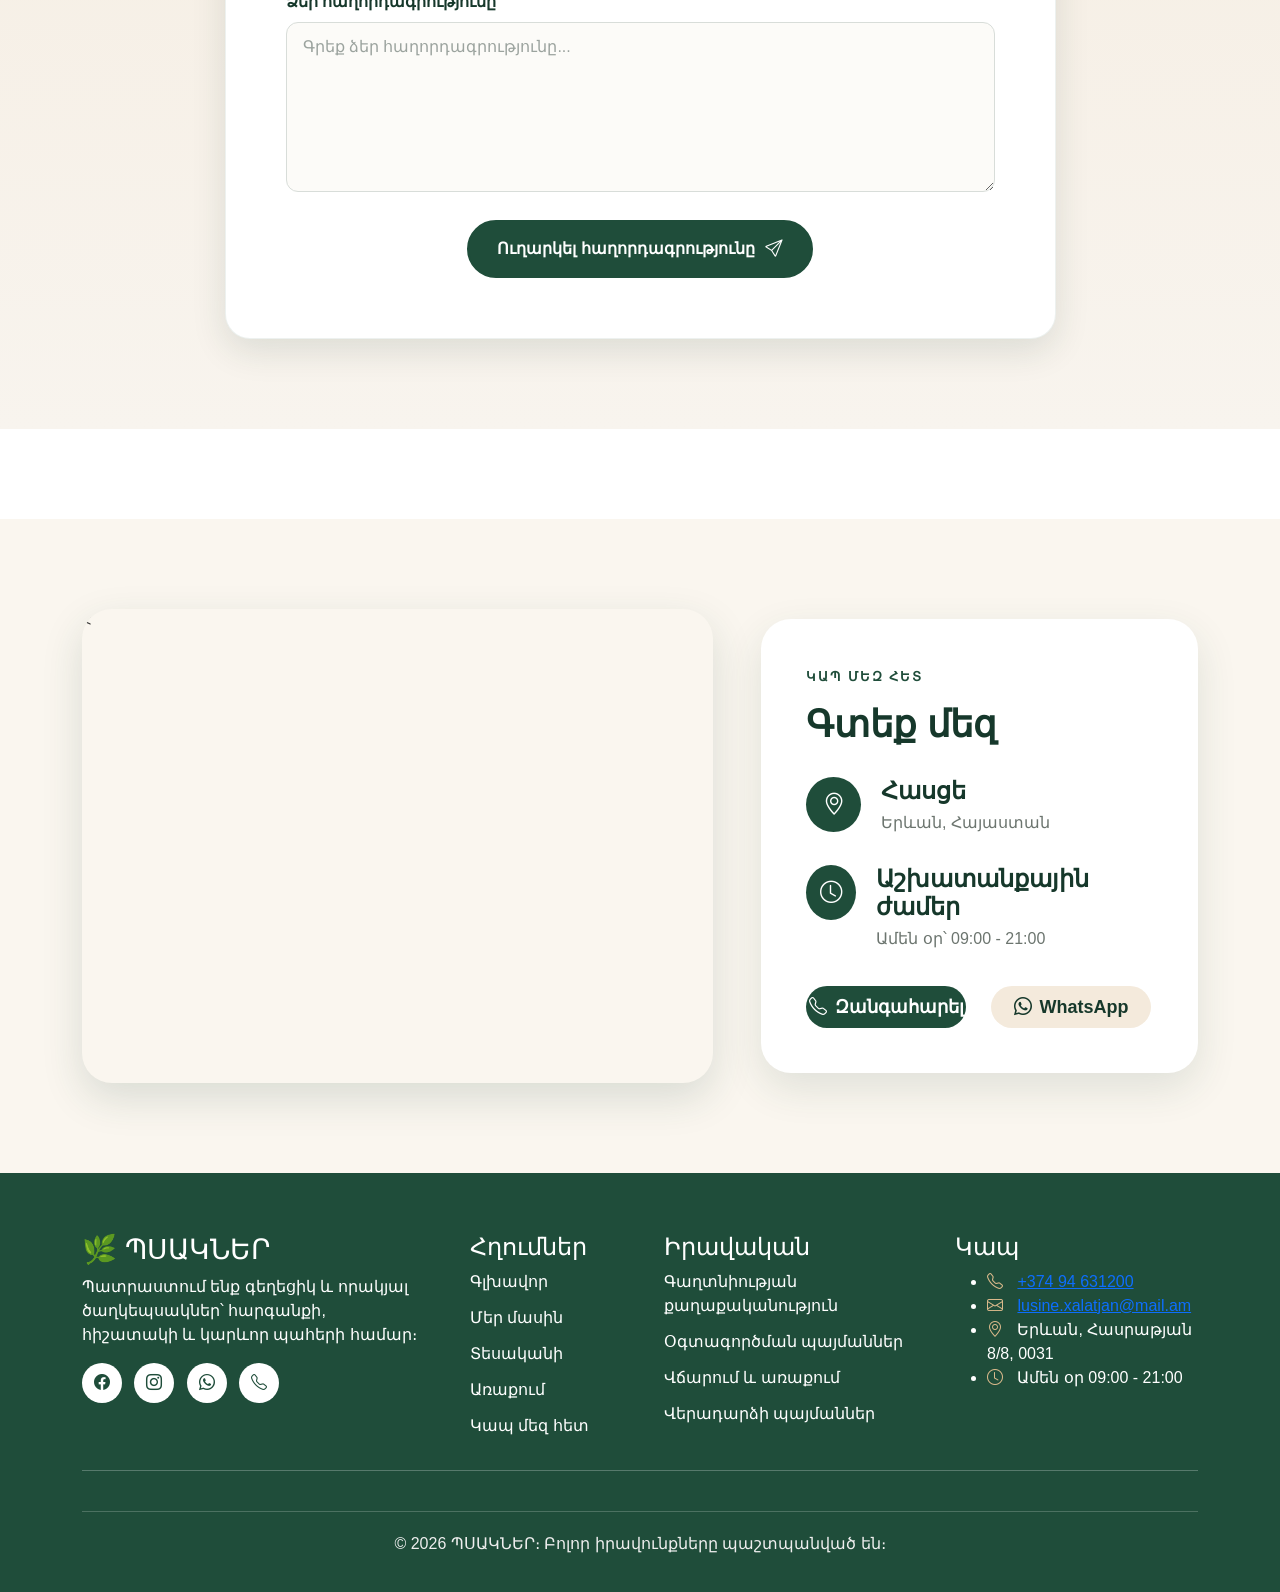
<file: contact.html>
<!DOCTYPE html>

<html lang="hy">

<head>

<meta charset="UTF-8">

<meta name="viewport" content="width=device-width, initial-scale=1.0">

<title>
Կապ մեզ հետ | ՊՍԱԿՆԵՐ
</title>

<link
href="https://cdn.jsdelivr.net/npm/bootstrap@5.3.3/dist/css/bootstrap.min.css"
rel="stylesheet">

<link
rel="stylesheet"
href="https://cdn.jsdelivr.net/npm/bootstrap-icons@1.11.3/font/bootstrap-icons.min.css">

<link rel="stylesheet" href="css/style.css">

<link rel="stylesheet" href="css/contact.css">
<link rel="stylesheet" href="css/about.css">
<link rel="stylesheet" href="css/footer.css">
</head>

<body>

<!-- HEADER -->

<div id="header"></div>

<main>

<!-- HERO -->

<section class="contact-hero">

<div class="container text-center">

<span>

ԿԱՊ ՄԵԶ ՀԵՏ

</span>

<h1>

Մենք միշտ պատրաստ ենք օգնել

</h1>

<p>

Ունե՞ք հարց, պատվերի կամ առաքման հետ կապված
տեղեկություն․ կապվեք մեզ հետ ցանկացած հարմար եղանակով։

</p>

</div>

</section>

<!-- CONTACT INFO -->

<section class="contact-info section-padding">

<div class="container">

<div class="row g-4">

<div class="col-lg-3 col-md-6">

<div class="contact-card">

<i class="bi bi-telephone"></i>

<h3>

Հեռախոս

</h3>

<a href="tel:+37494631200">

+374 94 631200

</a>

</div>

</div>

<div class="col-lg-3 col-md-6">

<div class="contact-card">

<i class="bi bi-whatsapp"></i>

<h3>

WhatsApp

</h3>

<a href="#">

Գրել WhatsApp

</a>

</div>

</div>

<div class="col-lg-3 col-md-6">

<div class="contact-card">

<i class="bi bi-envelope"></i>

<h3>

Էլ․ փոստ

</h3>

<a href="mailto:info@example.com">

[info@example.com](mailto:info@example.com)

</a>

</div>

</div>

<div class="col-lg-3 col-md-6">

<div class="contact-card">

<i class="bi bi-geo-alt"></i>

<h3>

Հասցե

</h3>

<p>

Երևան, Հասրաթյան 8/8, 0031

</p>

</div>

</div>

</div>

</div>

 <!-- Առաջարկություններ և բողոքներ -->
    <section class="feedback-section section-padding">

        <div class="container">

            <div class="row justify-content-center">

                <div class="col-lg-9">

                    <div class="feedback-box">

                        <div class="text-center mb-4">

                            <span class="section-label">
                                ՀԵՏԱԴԱՐՁ ԿԱՊ
                            </span>

                            <h2>
                                Ձեր կարծիքը կարևոր է մեզ համար
                            </h2>

                            <p>
                                Ունե՞ք առաջարկություն, դիտողություն,
                                բողոք կամ ցանկանում եք կիսվել ձեր
                                կարծիքով։ Գրեք մեզ, և մենք կքննարկենք
                                ձեր հաղորդագրությունը։
                            </p>

                        </div>


                        <form
                            action="https://formsubmit.co/narineaghamalyan037@gmail.com"
                            method="POST"
                        >

                            <input
                                type="hidden"
                                name="_subject"
                                value="Նոր հաղորդագրություն «ՊՍԱԿՆԵՐ» կայքից"
                            >

                            <input
                                type="hidden"
                                name="_captcha"
                                value="false"
                            >

                            <input
                                type="hidden"
                                name="_next"
                                value="thank-you.html"
                            >


                            <div class="row g-3">

                                <div class="col-md-6">

                                    <label for="name">
                                        Անուն
                                    </label>

                                    <input
                                        type="text"
                                        id="name"
                                        name="Անուն"
                                        class="form-control"
                                        placeholder="Գրեք ձեր անունը"
                                        required
                                    >

                                </div>


                                <div class="col-md-6">

                                    <label for="contact">
                                        Հեռախոս կամ էլ․ փոստ
                                    </label>

                                    <input
                                        type="text"
                                        id="contact"
                                        name="Կապ"
                                        class="form-control"
                                        placeholder="Ընտրովի"
                                    >

                                </div>


                                <div class="col-12">

                                    <label for="type">
                                        Հաղորդագրության տեսակը
                                    </label>

                                    <select
                                        id="type"
                                        name="Հաղորդագրության տեսակ"
                                        class="form-select"
                                        required
                                    >

                                        <option value="">
                                            Ընտրեք տարբերակը
                                        </option>

                                        <option>
                                            Առաջարկություն
                                        </option>

                                        <option>
                                            Բողոք
                                        </option>

                                        <option>
                                            Շնորհակալություն
                                        </option>

                                        <option>
                                            Ընդհանուր կարծիք
                                        </option>

                                        <option>
                                            Այլ
                                        </option>

                                    </select>

                                </div>


                                <div class="col-12">

                                    <label for="message">
                                        Ձեր հաղորդագրությունը
                                    </label>

                                    <textarea
                                        id="message"
                                        name="Հաղորդագրություն"
                                        class="form-control"
                                        rows="6"
                                        placeholder="Գրեք ձեր հաղորդագրությունը..."
                                        required
                                    ></textarea>

                                </div>


                                <div class="col-12 text-center">

                                    <button
                                        type="submit"
                                        class="btn feedback-btn"
                                    >

                                        Ուղարկել հաղորդագրությունը

                                        <i class="bi bi-send"></i>

                                    </button>

                                </div>

                            </div>

                        </form>

                    </div>

                </div>

            </div>

        </div>

    </section>

</main>

<section class="map-section">

<div class="container">

<div class="row align-items-center g-5">


<div class="col-lg-7">

<div class="map-container">

<<iframe src="https://www.google.com/maps/embed?pb=!1m18!1m12!1m3!1d3047.6762216941747!2d44.46059467581568!3d40.19401847147624!2m3!1f0!2f0!3f0!3m2!1i1024!2i768!4f13.1!3m3!1m2!1s0x406abd831d7cb6db%3A0x30e665c2757d11ab!2s8%200031%2C%208%20Grigor%20Hasratyan%20St%2C%20Yerevan%200031!5e0!3m2!1sen!2sam!4v1785947896571!5m2!1sen!2sam" width="600" height="450" style="border:0;" allowfullscreen="" loading="lazy" referrerpolicy="strict-origin-when-cross-origin"></iframe>

</div>

</div>



<div class="col-lg-5">


<div class="location-card">


<span class="location-title">

ԿԱՊ ՄԵԶ ՀԵՏ

</span>


<h2>

Գտեք մեզ

</h2>


<!-- <p>

Մեր մասնագետները սիրով
կօգնեն ընտրել և պատվիրել
ձեր ցանկալի ծաղկեպսակը։

</p> -->



<div class="location-item">

<i class="bi bi-geo-alt"></i>

<div>

<h4>

Հասցե

</h4>

<p>

Երևան, Հայաստան

</p>

</div>

</div>



<div class="location-item">

<i class="bi bi-clock"></i>

<div>

<h4>

Աշխատանքային ժամեր

</h4>

<p>

Ամեն օր՝ 09:00 - 21:00

</p>

</div>

</div>



<div class="location-buttons">


<a href="tel:+37494631200"
class="call-btn">

<i class="bi bi-telephone"></i>

Զանգահարել

</a>


<a href="#"
class="whatsapp-btn">

<i class="bi bi-whatsapp"></i>

WhatsApp

</a>


</div>


</div>


</div>


</div>

</div>

</section>

</main>

<!-- FOOTER -->

<div id="footer"></div>

<script src="https://cdn.jsdelivr.net/npm/bootstrap@5.3.3/dist/js/bootstrap.bundle.min.js"></script>

<script src="js/header-footer.js"></script>

</body>

</html>
</file>
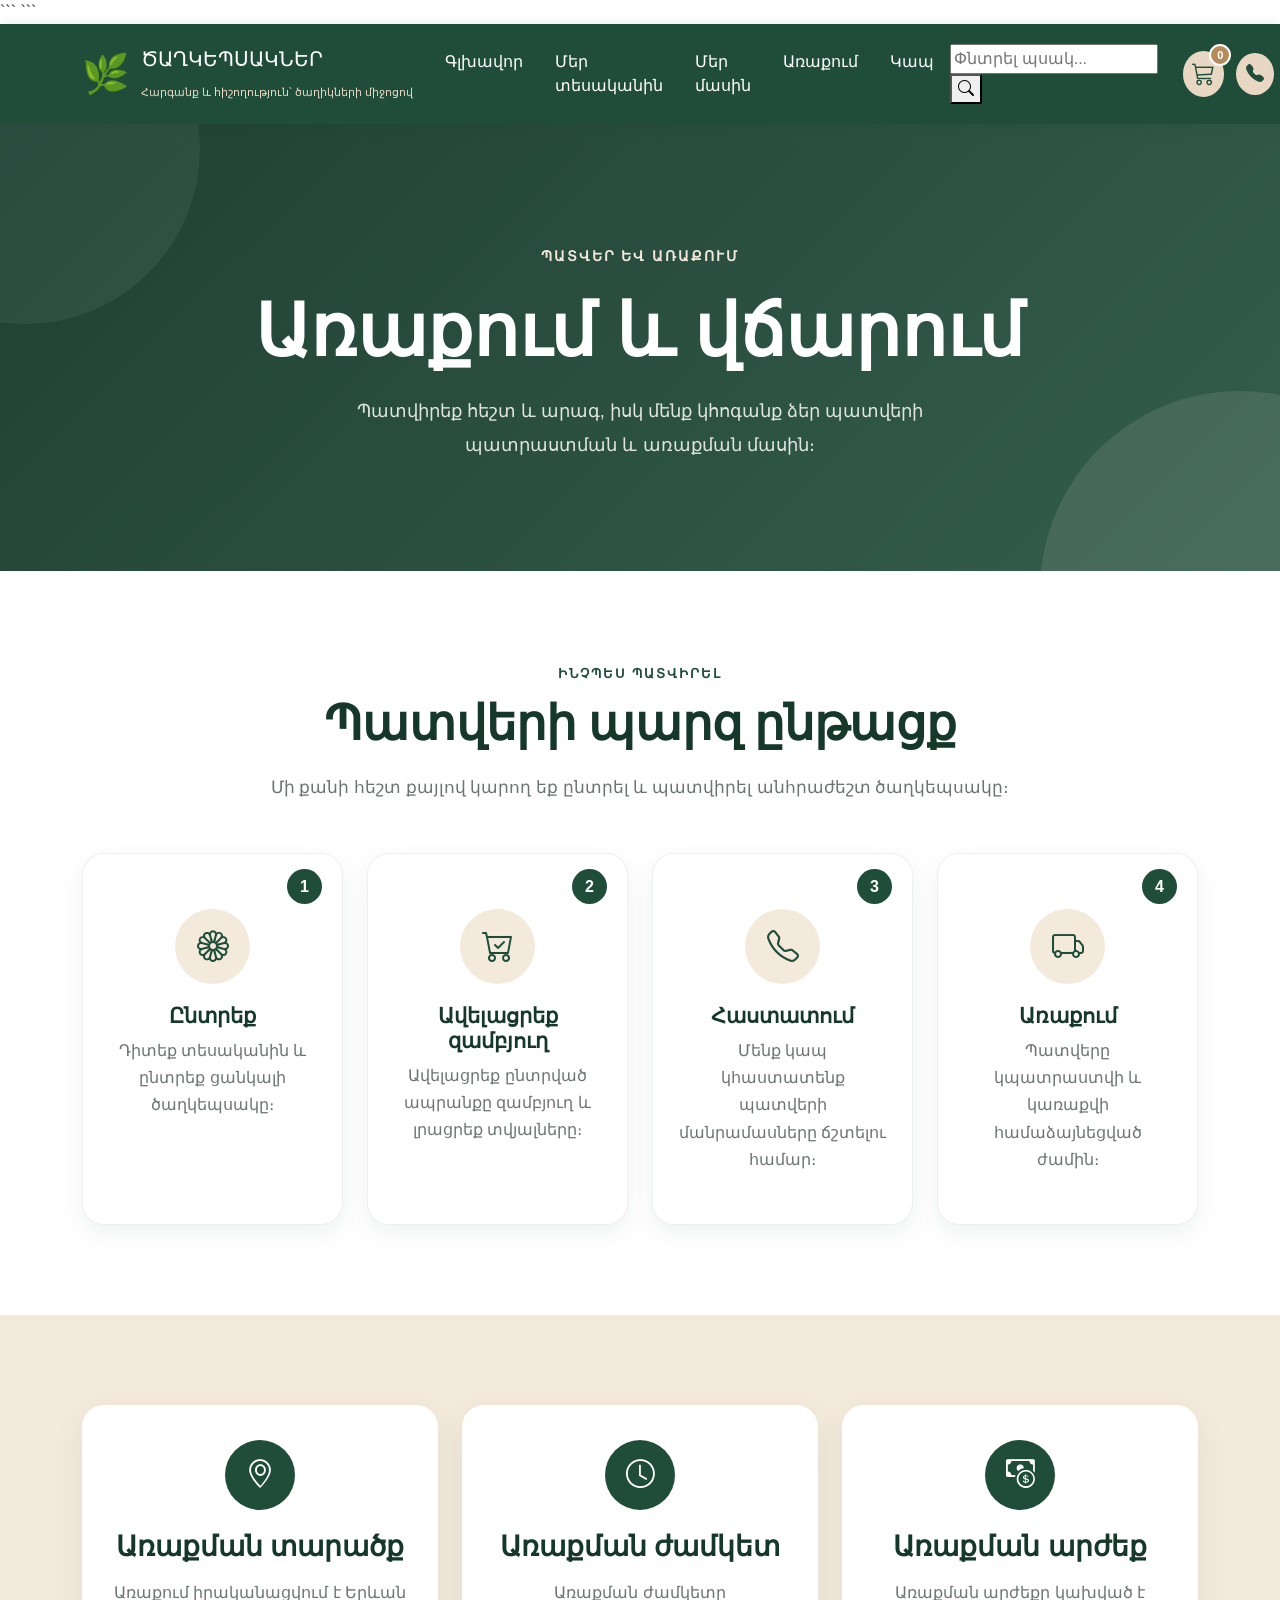
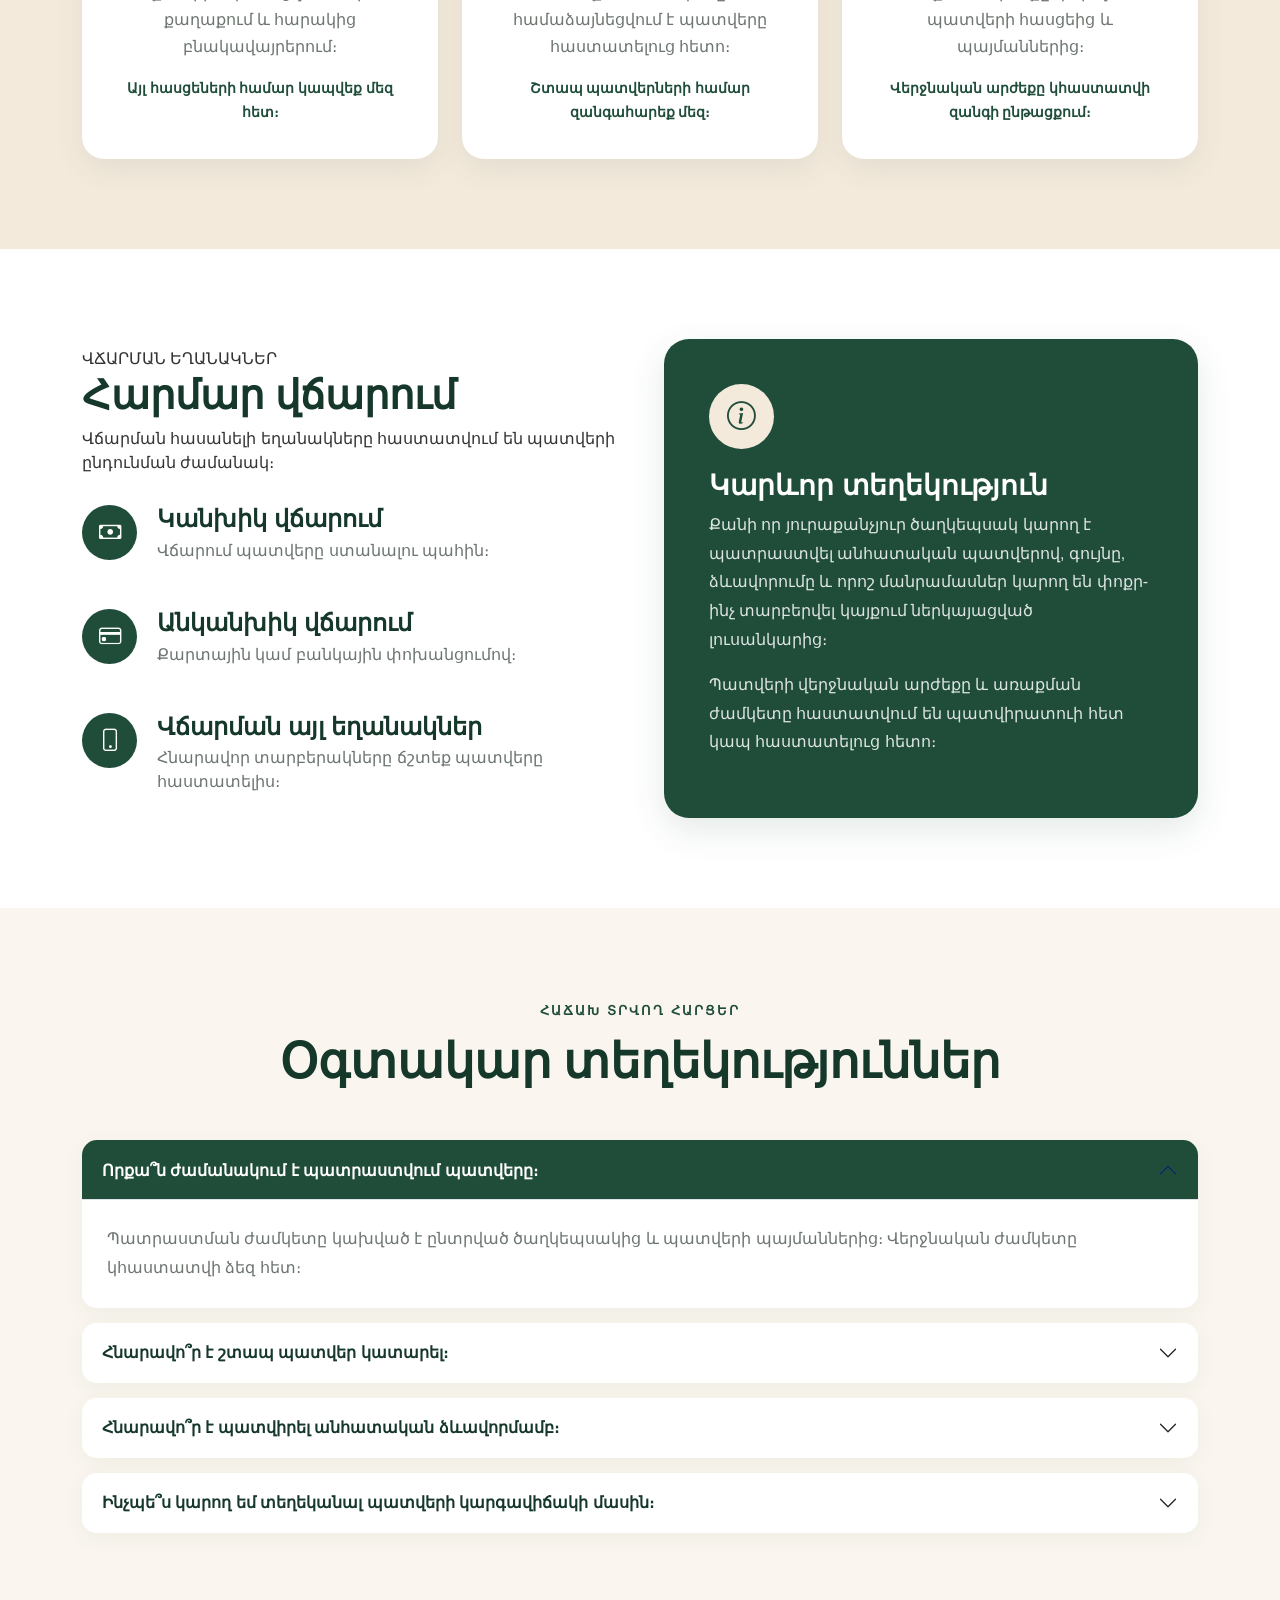
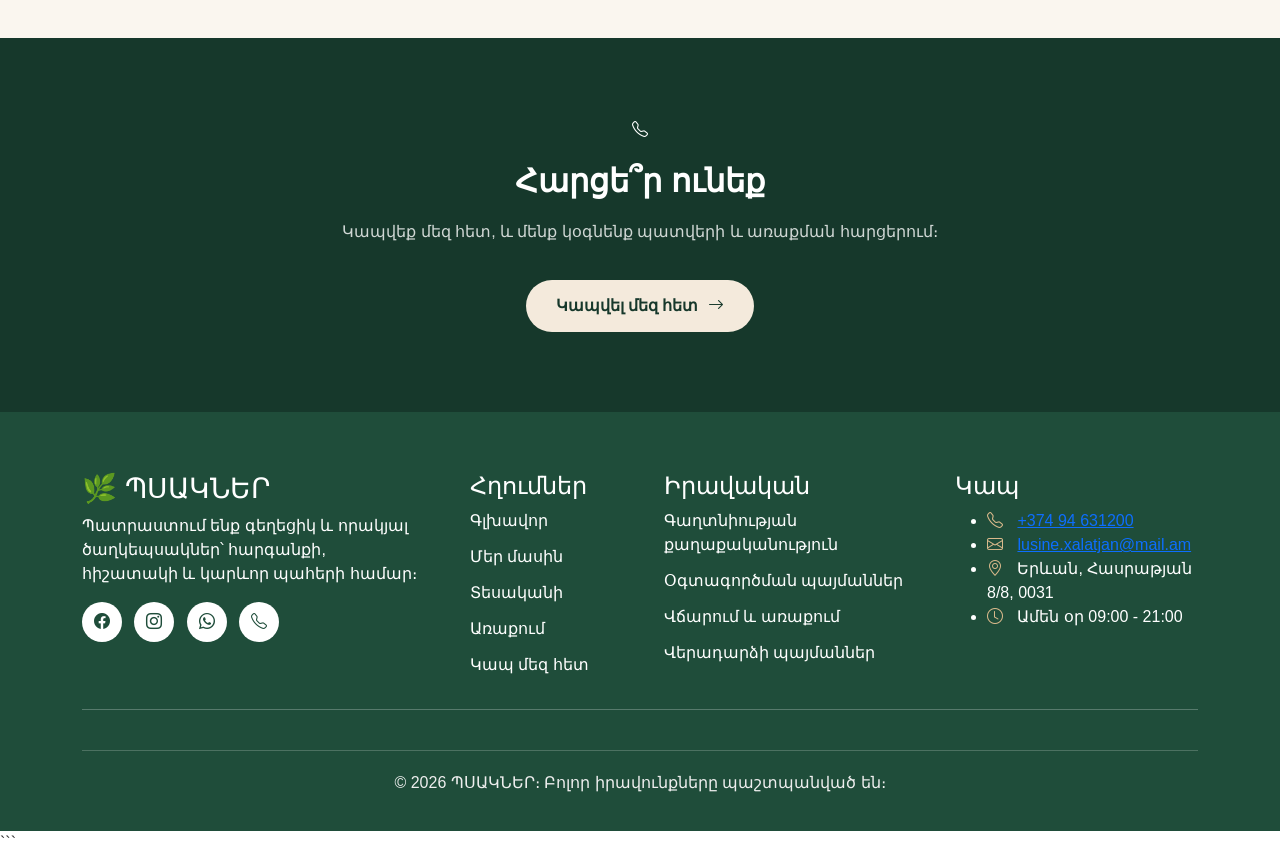
<file: delivery.html>
<!DOCTYPE html>

<html lang="hy">

<head>

```
<meta charset="UTF-8">

<meta
    name="viewport"
    content="width=device-width, initial-scale=1.0"
>

<title>
    Առաքում և վճարում | ՊՍԱԿՆԵՐ
</title>


<!-- Bootstrap 5 -->

<link
    href="https://cdn.jsdelivr.net/npm/bootstrap@5.3.3/dist/css/bootstrap.min.css"
    rel="stylesheet"
>


<!-- Bootstrap Icons -->

<link
    rel="stylesheet"
    href="https://cdn.jsdelivr.net/npm/bootstrap-icons@1.11.3/font/bootstrap-icons.min.css"
>


<!-- Գլխավոր CSS -->

<link
    rel="stylesheet"
    href="css/style.css"
>


<!-- Առաքման էջի CSS -->

<link
    rel="stylesheet"
    href="css/delivery.css"
>
<link rel="stylesheet" href="css/footer.css">

</head>

<body>

```
<!-- HEADER -->

<div id="header"></div>


<main>


    <!-- =====================================
         HERO
    ====================================== -->

    <section class="delivery-hero">

        <div class="container text-center">

            <span class="delivery-label">

                ՊԱՏՎԵՐ ԵՎ ԱՌԱՔՈՒՄ

            </span>


            <h1>

                Առաքում և վճարում

            </h1>


            <p>

                Պատվիրեք հեշտ և արագ,
                իսկ մենք կհոգանք ձեր պատվերի
                պատրաստման և առաքման մասին։

            </p>

        </div>

    </section>


    <!-- =====================================
         DELIVERY STEPS
    ====================================== -->

    <section class="delivery-steps section-padding">

        <div class="container">


            <div class="section-title text-center">

                <span>

                    ԻՆՉՊԵՍ ՊԱՏՎԻՐԵԼ

                </span>


                <h2>

                    Պատվերի պարզ ընթացք

                </h2>


                <p>

                    Մի քանի հեշտ քայլով կարող եք
                    ընտրել և պատվիրել անհրաժեշտ
                    ծաղկեպսակը։

                </p>

            </div>


            <div class="row g-4">


                <!-- Քայլ 1 -->

                <div class="col-md-6 col-lg-3">

                    <div class="step-card">

                        <div class="step-number">

                            1

                        </div>


                        <div class="step-icon">

                            <i class="bi bi-flower1"></i>

                        </div>


                        <h3>

                            Ընտրեք

                        </h3>


                        <p>

                            Դիտեք տեսականին և
                            ընտրեք ցանկալի
                            ծաղկեպսակը։

                        </p>

                    </div>

                </div>


                <!-- Քայլ 2 -->

                <div class="col-md-6 col-lg-3">

                    <div class="step-card">

                        <div class="step-number">

                            2

                        </div>


                        <div class="step-icon">

                            <i class="bi bi-cart-check"></i>

                        </div>


                        <h3>

                            Ավելացրեք զամբյուղ

                        </h3>


                        <p>

                            Ավելացրեք ընտրված
                            ապրանքը զամբյուղ
                            և լրացրեք տվյալները։

                        </p>

                    </div>

                </div>


                <!-- Քայլ 3 -->

                <div class="col-md-6 col-lg-3">

                    <div class="step-card">

                        <div class="step-number">

                            3

                        </div>


                        <div class="step-icon">

                            <i class="bi bi-telephone"></i>

                        </div>


                        <h3>

                            Հաստատում

                        </h3>


                        <p>

                            Մենք կապ կհաստատենք
                            պատվերի մանրամասները
                            ճշտելու համար։

                        </p>

                    </div>

                </div>


                <!-- Քայլ 4 -->

                <div class="col-md-6 col-lg-3">

                    <div class="step-card">

                        <div class="step-number">

                            4

                        </div>


                        <div class="step-icon">

                            <i class="bi bi-truck"></i>

                        </div>


                        <h3>

                            Առաքում

                        </h3>


                        <p>

                            Պատվերը կպատրաստվի
                            և կառաքվի
                            համաձայնեցված ժամին։

                        </p>

                    </div>

                </div>


            </div>

        </div>

    </section>


    <!-- =====================================
         DELIVERY INFORMATION
    ====================================== -->

    <section class="delivery-info section-padding">

        <div class="container">

            <div class="row g-4">


                <!-- Առաքման տարածք -->

                <div class="col-lg-4">

                    <div class="delivery-info-card">

                        <div class="info-icon">

                            <i class="bi bi-geo-alt"></i>

                        </div>


                        <h3>

                            Առաքման տարածք

                        </h3>


                        <p>

                            Առաքում իրականացվում է
                            Երևան քաղաքում և
                            հարակից բնակավայրերում։

                        </p>


                        <small>

                            Այլ հասցեների համար
                            կապվեք մեզ հետ։

                        </small>

                    </div>

                </div>


                <!-- Ժամկետ -->

                <div class="col-lg-4">

                    <div class="delivery-info-card">

                        <div class="info-icon">

                            <i class="bi bi-clock"></i>

                        </div>


                        <h3>

                            Առաքման ժամկետ

                        </h3>


                        <p>

                            Առաքման ժամկետը
                            համաձայնեցվում է
                            պատվերը հաստատելուց հետո։

                        </p>


                        <small>

                            Շտապ պատվերների համար
                            զանգահարեք մեզ։

                        </small>

                    </div>

                </div>


                <!-- Արժեք -->

                <div class="col-lg-4">

                    <div class="delivery-info-card">

                        <div class="info-icon">

                            <i class="bi bi-cash-coin"></i>

                        </div>


                        <h3>

                            Առաքման արժեք

                        </h3>


                        <p>

                            Առաքման արժեքը կախված է
                            պատվերի հասցեից և
                            պայմաններից։

                        </p>


                        <small>

                            Վերջնական արժեքը
                            կհաստատվի զանգի ընթացքում։

                        </small>

                    </div>

                </div>


            </div>

        </div>

    </section>


    <!-- =====================================
         PAYMENT
    ====================================== -->

    <section class="payment-section section-padding">

        <div class="container">


            <div class="row align-items-center g-5">


                <div class="col-lg-6">


                    <span class="section-label">

                        ՎՃԱՐՄԱՆ ԵՂԱՆԱԿՆԵՐ

                    </span>


                    <h2>

                        Հարմար վճարում

                    </h2>


                    <p>

                        Վճարման հասանելի եղանակները
                        հաստատվում են պատվերի
                        ընդունման ժամանակ։

                    </p>


                    <div class="payment-item">

                        <i class="bi bi-cash"></i>


                        <div>

                            <h4>

                                Կանխիկ վճարում

                            </h4>


                            <p>

                                Վճարում պատվերը
                                ստանալու պահին։

                            </p>

                        </div>

                    </div>


                    <div class="payment-item">

                        <i class="bi bi-credit-card"></i>


                        <div>

                            <h4>

                                Անկանխիկ վճարում

                            </h4>


                            <p>

                                Քարտային կամ
                                բանկային փոխանցումով։

                            </p>

                        </div>

                    </div>


                    <div class="payment-item">

                        <i class="bi bi-phone"></i>


                        <div>

                            <h4>

                                Վճարման այլ եղանակներ

                            </h4>


                            <p>

                                Հնարավոր տարբերակները
                                ճշտեք պատվերը
                                հաստատելիս։

                            </p>

                        </div>

                    </div>


                </div>


                <div class="col-lg-6">


                    <div class="delivery-note">


                        <div class="note-icon">

                            <i class="bi bi-info-circle"></i>

                        </div>


                        <h3>

                            Կարևոր տեղեկություն

                        </h3>


                        <p>

                            Քանի որ յուրաքանչյուր
                            ծաղկեպսակ կարող է
                            պատրաստվել անհատական
                            պատվերով, գույնը,
                            ձևավորումը և որոշ
                            մանրամասներ կարող են
                            փոքր-ինչ տարբերվել
                            կայքում ներկայացված
                            լուսանկարից։

                        </p>


                        <p>

                            Պատվերի վերջնական
                            արժեքը և առաքման
                            ժամկետը հաստատվում են
                            պատվիրատուի հետ
                            կապ հաստատելուց հետո։

                        </p>


                    </div>


                </div>


            </div>

        </div>

    </section>


    <!-- =====================================
         FAQ
    ====================================== -->

    <section class="faq-section section-padding">

        <div class="container">


            <div class="section-title text-center">

                <span>

                    ՀԱՃԱԽ ՏՐՎՈՂ ՀԱՐՑԵՐ

                </span>


                <h2>

                    Օգտակար տեղեկություններ

                </h2>

            </div>


            <div
                class="accordion"
                id="deliveryFAQ"
            >


                <!-- Հարց 1 -->

                <div class="accordion-item">

                    <h3
                        class="accordion-header"
                    >

                        <button
                            class="accordion-button"
                            type="button"
                            data-bs-toggle="collapse"
                            data-bs-target="#faqOne"
                        >

                            Որքա՞ն ժամանակում է
                            պատրաստվում պատվերը։

                        </button>

                    </h3>


                    <div
                        id="faqOne"
                        class="accordion-collapse collapse show"
                        data-bs-parent="#deliveryFAQ"
                    >

                        <div
                            class="accordion-body"
                        >

                            Պատրաստման ժամկետը
                            կախված է ընտրված
                            ծաղկեպսակից և
                            պատվերի պայմաններից։
                            Վերջնական ժամկետը
                            կհաստատվի ձեզ հետ։

                        </div>

                    </div>

                </div>


                <!-- Հարց 2 -->

                <div class="accordion-item">

                    <h3
                        class="accordion-header"
                    >

                        <button
                            class="accordion-button collapsed"
                            type="button"
                            data-bs-toggle="collapse"
                            data-bs-target="#faqTwo"
                        >

                            Հնարավո՞ր է շտապ
                            պատվեր կատարել։

                        </button>

                    </h3>


                    <div
                        id="faqTwo"
                        class="accordion-collapse collapse"
                        data-bs-parent="#deliveryFAQ"
                    >

                        <div
                            class="accordion-body"
                        >

                            Այո, հնարավորության
                            դեպքում ընդունում ենք
                            նաև շտապ պատվերներ։
                            Կապվեք մեզ հետ՝
                            մանրամասները ճշտելու
                            համար։

                        </div>

                    </div>

                </div>


                <!-- Հարց 3 -->

                <div class="accordion-item">

                    <h3
                        class="accordion-header"
                    >

                        <button
                            class="accordion-button collapsed"
                            type="button"
                            data-bs-toggle="collapse"
                            data-bs-target="#faqThree"
                        >

                            Հնարավո՞ր է պատվիրել
                            անհատական ձևավորմամբ։

                        </button>

                    </h3>


                    <div
                        id="faqThree"
                        class="accordion-collapse collapse"
                        data-bs-parent="#deliveryFAQ"
                    >

                        <div
                            class="accordion-body"
                        >

                            Այո, կարող եք հայտնել
                            ձեր նախընտրած գույները,
                            չափը կամ ձևավորման
                            ցանկությունները։
                            Մենք կքննարկենք
                            հնարավոր տարբերակները։

                        </div>

                    </div>

                </div>


                <!-- Հարց 4 -->

                <div class="accordion-item">

                    <h3
                        class="accordion-header"
                    >

                        <button
                            class="accordion-button collapsed"
                            type="button"
                            data-bs-toggle="collapse"
                            data-bs-target="#faqFour"
                        >

                            Ինչպե՞ս կարող եմ
                            տեղեկանալ պատվերի
                            կարգավիճակի մասին։

                        </button>

                    </h3>


                    <div
                        id="faqFour"
                        class="accordion-collapse collapse"
                        data-bs-parent="#deliveryFAQ"
                    >

                        <div
                            class="accordion-body"
                        >

                            Կարող եք կապվել մեզ
                            հեռախոսով կամ
                            հաղորդագրության միջոցով։

                        </div>

                    </div>

                </div>


            </div>

        </div>

    </section>


    <!-- =====================================
         CONTACT CTA
    ====================================== -->

    <section class="delivery-contact">

        <div class="container text-center">


            <i class="bi bi-telephone"></i>


            <h2>

                Հարցե՞ր ունեք

            </h2>


            <p>

                Կապվեք մեզ հետ, և մենք
                կօգնենք պատվերի և
                առաքման հարցերում։

            </p>


            <a
                href="contact.html"
                class="delivery-contact-btn"
            >

                Կապվել մեզ հետ

                <i class="bi bi-arrow-right"></i>

            </a>


        </div>

    </section>


</main>


<!-- FOOTER -->

<div id="footer"></div>


<!-- Bootstrap JS -->

<script
    src="https://cdn.jsdelivr.net/npm/bootstrap@5.3.3/dist/js/bootstrap.bundle.min.js"
></script>


<!-- Header և Footer -->

<script
    src="js/header-footer.js"
></script>
```

</body>

</html>
</file>
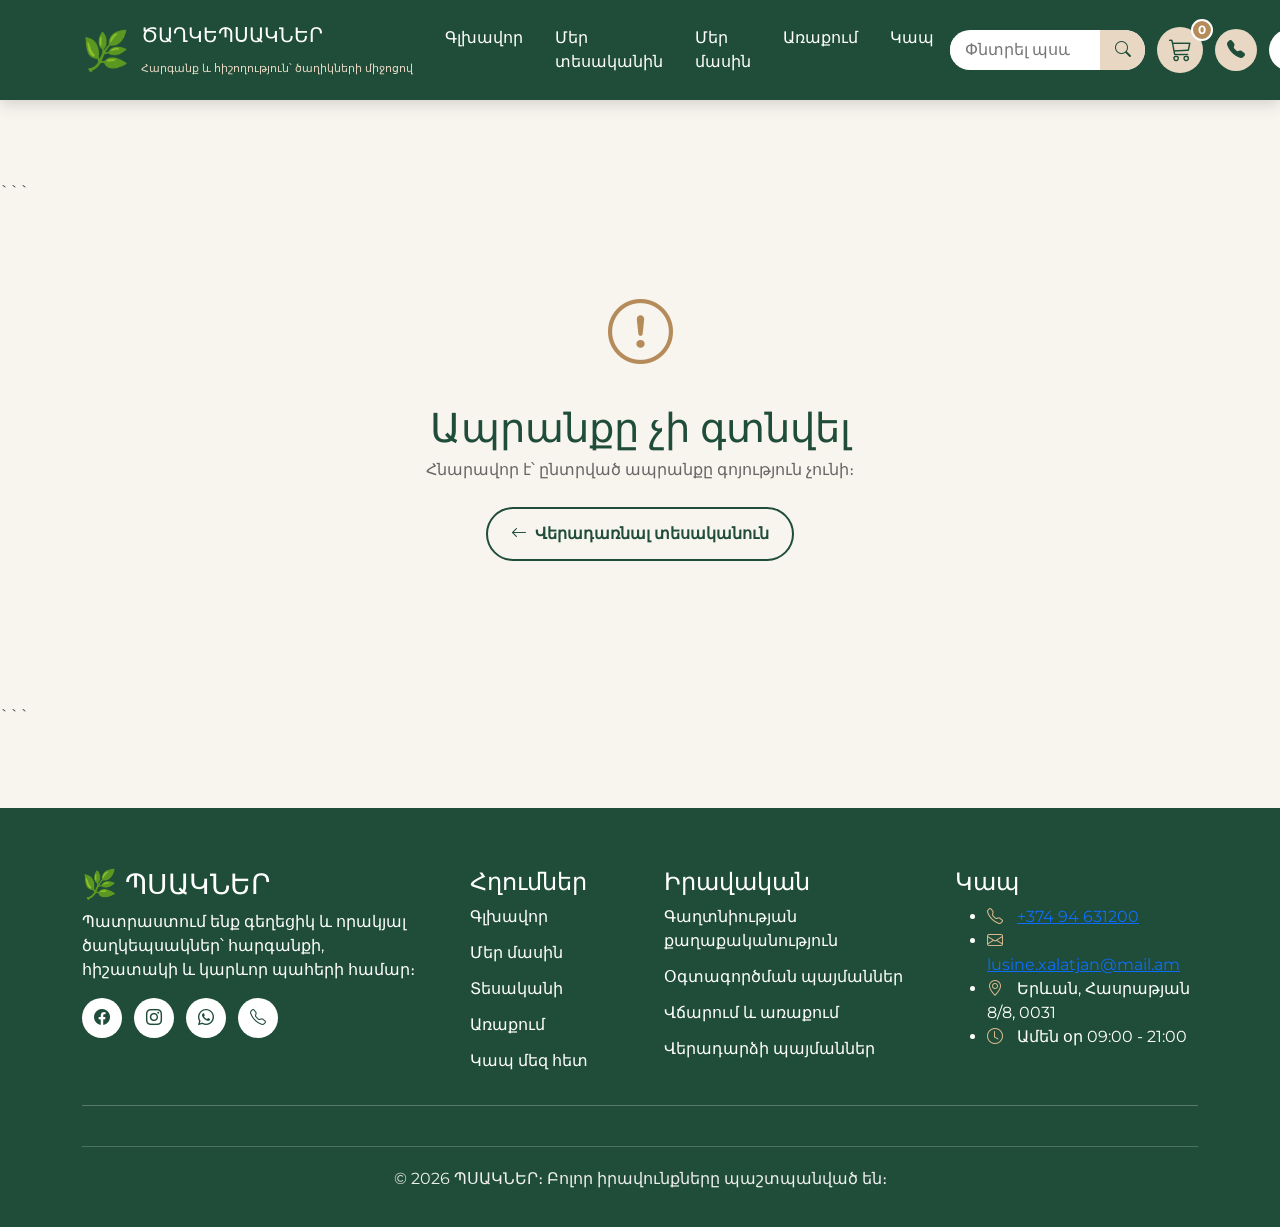
<file: product-details.html>
<!DOCTYPE html>

<html lang="hy">

<head>

<meta charset="UTF-8">

<meta
    name="viewport"
    content="width=device-width, initial-scale=1.0"
>

<meta
    name="description"
    content="Ծաղկեպսակի մանրամասն տեղեկություններ և առցանց պատվեր"
>

<title>Ապրանքի մանրամասներ | Ծաղկեպսակներ</title>


<!-- Bootstrap 5 -->

<link
    href="https://cdn.jsdelivr.net/npm/bootstrap@5.3.3/dist/css/bootstrap.min.css"
    rel="stylesheet"
>


<!-- Bootstrap Icons -->

<link
    rel="stylesheet"
    href="https://cdn.jsdelivr.net/npm/bootstrap-icons@1.11.3/font/bootstrap-icons.min.css"
>


<!-- Google Fonts -->

<link
    href="https://fonts.googleapis.com/css2?family=Montserrat:wght@400;500;600;700&family=Playfair+Display:wght@600;700&display=swap"
    rel="stylesheet"
>


<!-- Website CSS -->

<link rel="stylesheet" href="css/style.css">

<link rel="stylesheet" href="css/header.css">
<link rel="stylesheet" href="css/products.css">


<link rel="stylesheet" href="css/product-details.css">

<link rel="stylesheet" href="css/mini-cart.css">

<link rel="stylesheet" href="css/footer.css">

<link rel="stylesheet" href="css/responsive.css">


</head>

<body>

<!-- HEADER -->

<div id="header"></div>

<!-- PRODUCT DETAILS -->

<main class="product-details">

```
<div class="container">

    <div
        id="productDetailsContainer"
        class="product-details-container"
    >


        <!-- JavaScript-ը այստեղ կբեռնի ընտրված ապրանքը -->


        <div class="details-loading">

            <div
                class="spinner-border"
                role="status"
            >

                <span class="visually-hidden">

                    Բեռնվում է...

                </span>

            </div>

        </div>


    </div>

</div>
```

</main>

<!-- FOOTER -->

<div id="footer"></div>

<!-- PRODUCT DATA -->

<script src="js/products-data.js"></script>

<!-- PRODUCT DETAILS -->

<script src="js/product-details.js"></script>

<!-- CART -->

<script src="js/cart-add.js"></script>

<!-- HEADER AND FOOTER -->

<script src="js/header-footer.js"></script>

<!-- BOOTSTRAP -->

<script
    src="https://cdn.jsdelivr.net/npm/bootstrap@5.3.3/dist/js/bootstrap.bundle.min.js"
></script>

</body>

</html>
</file>
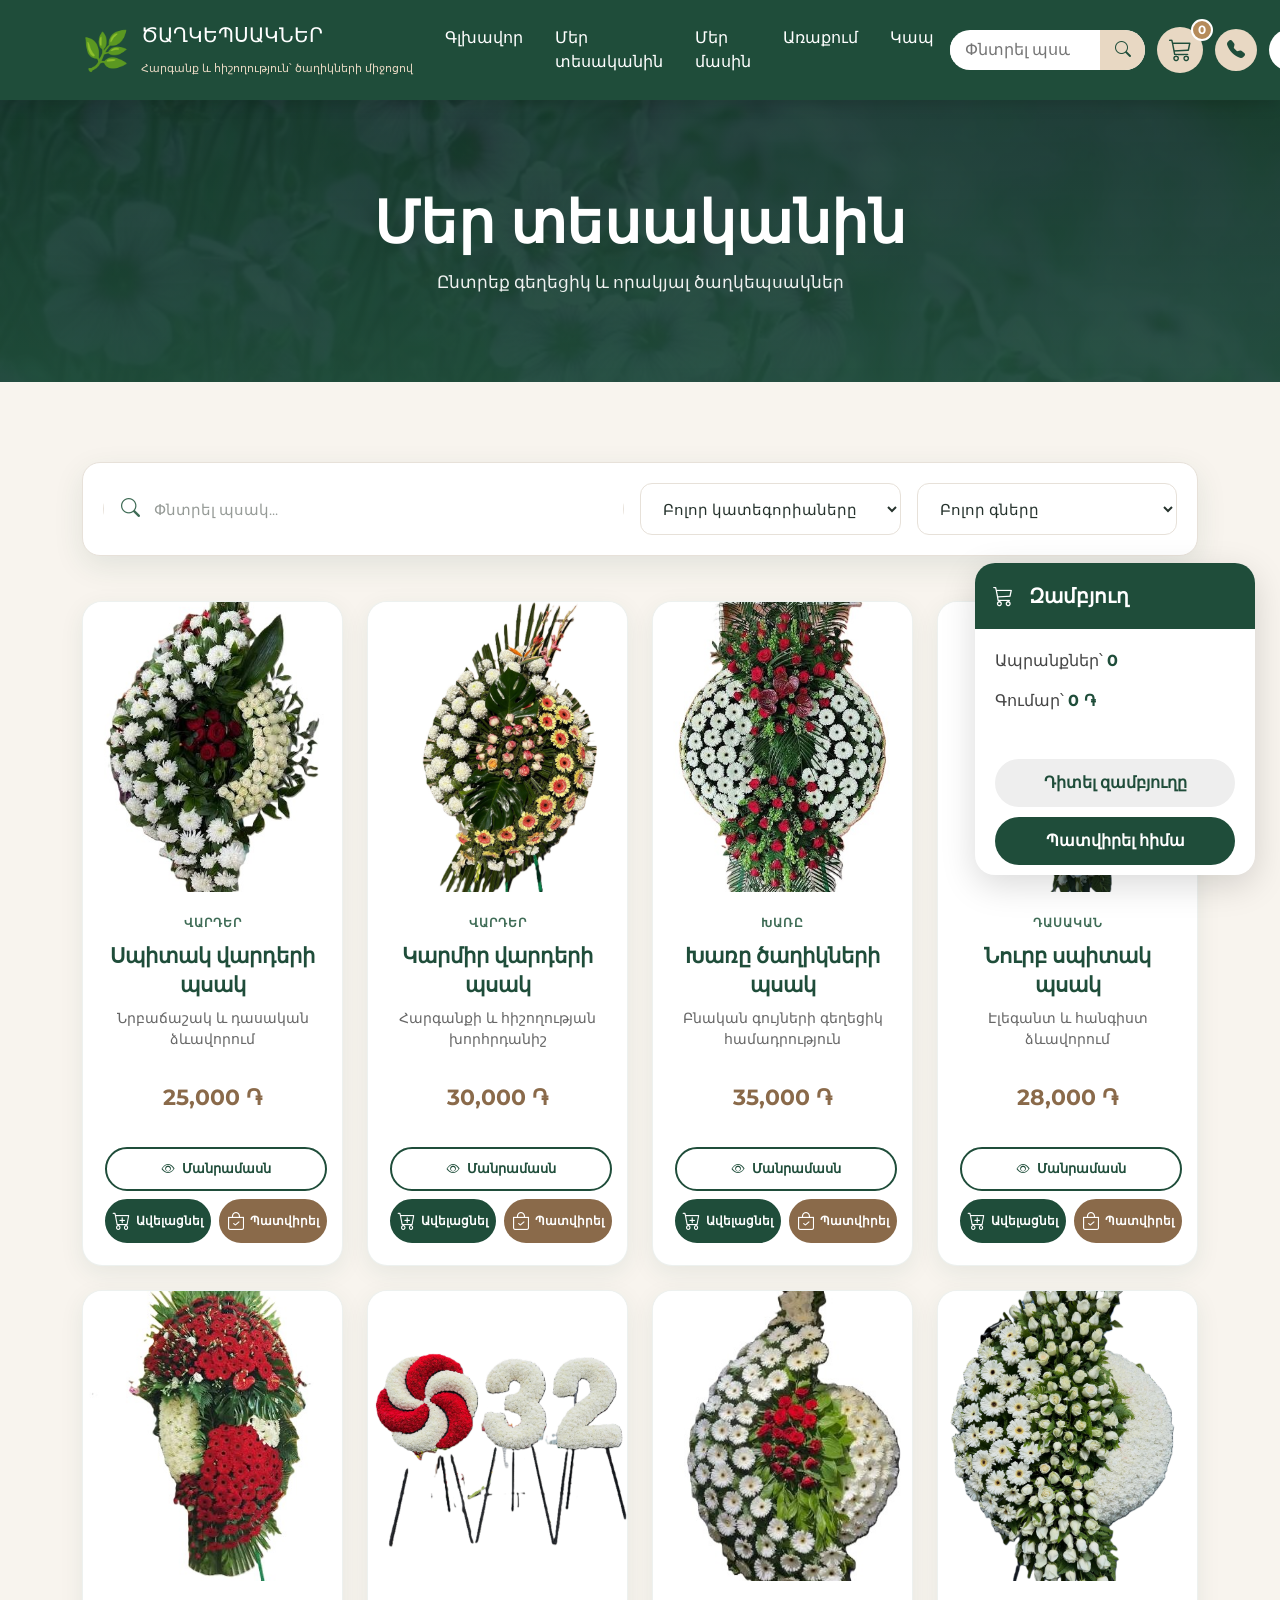
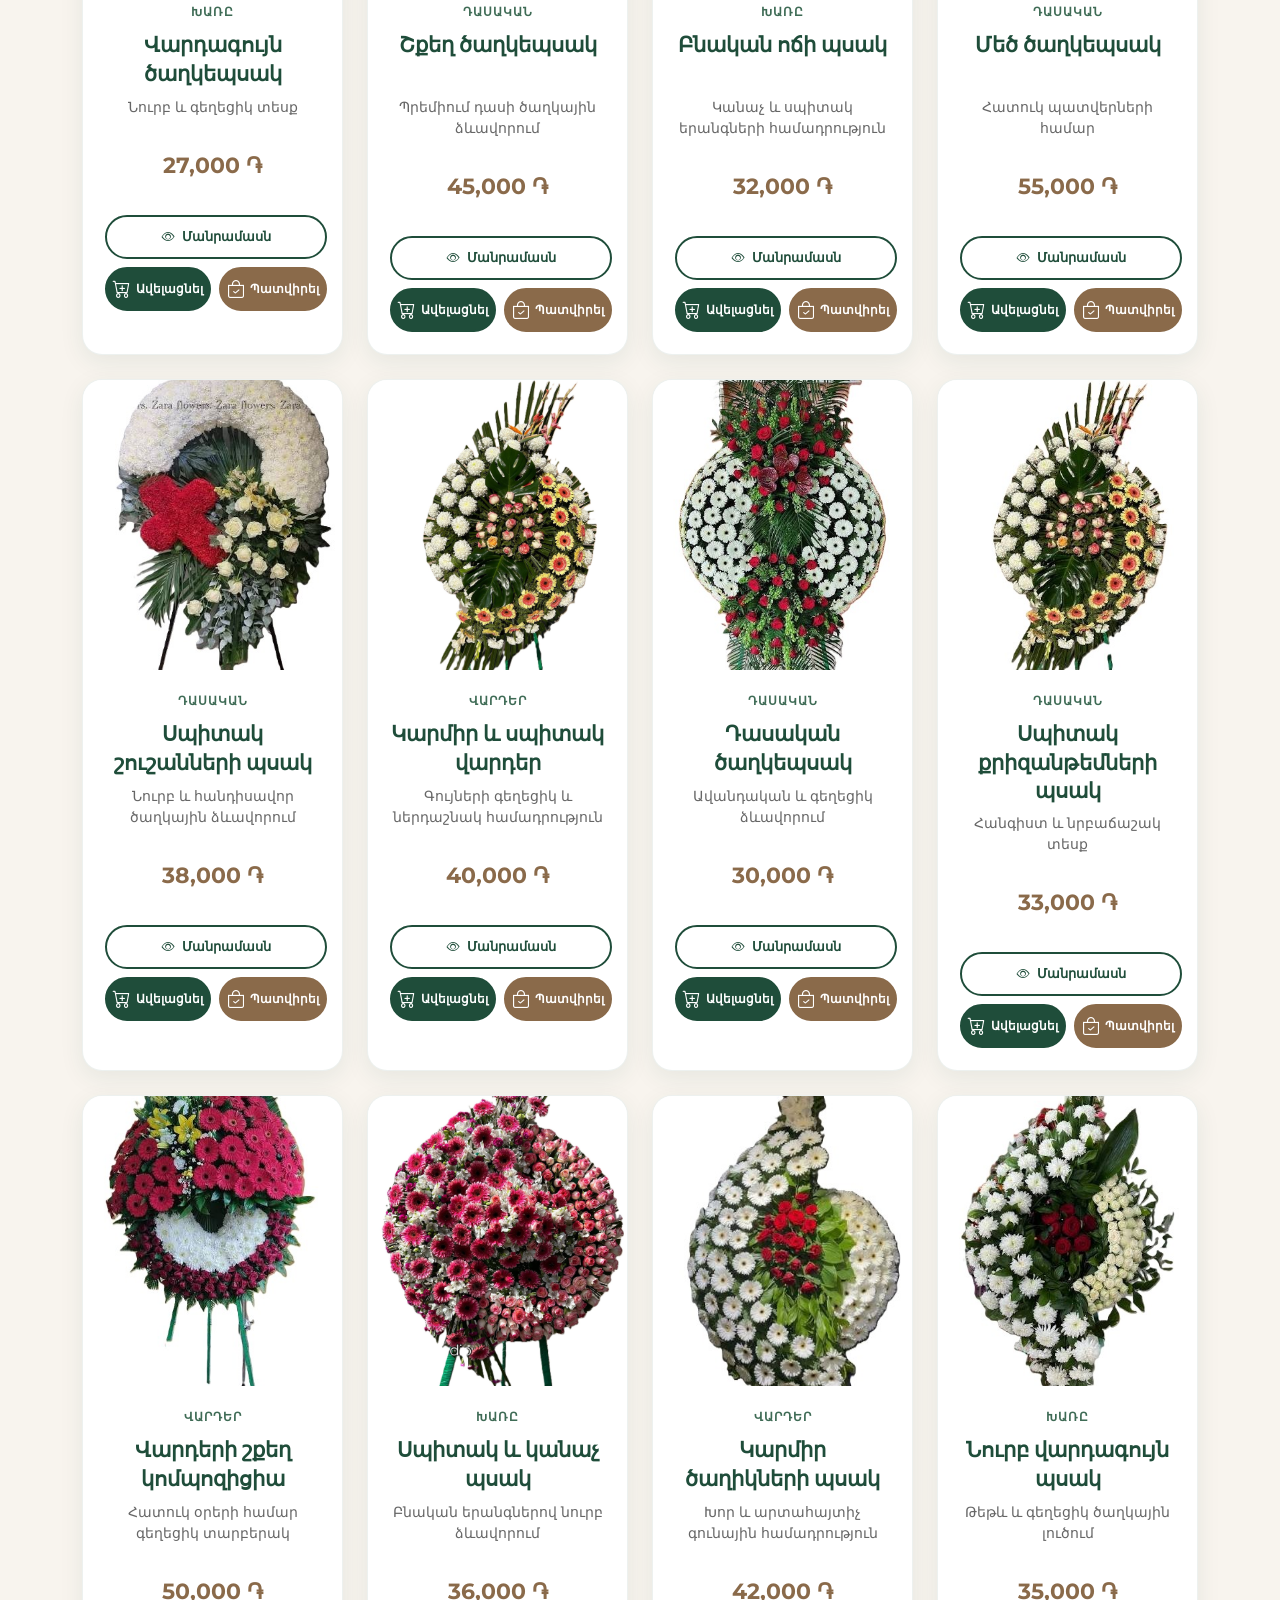
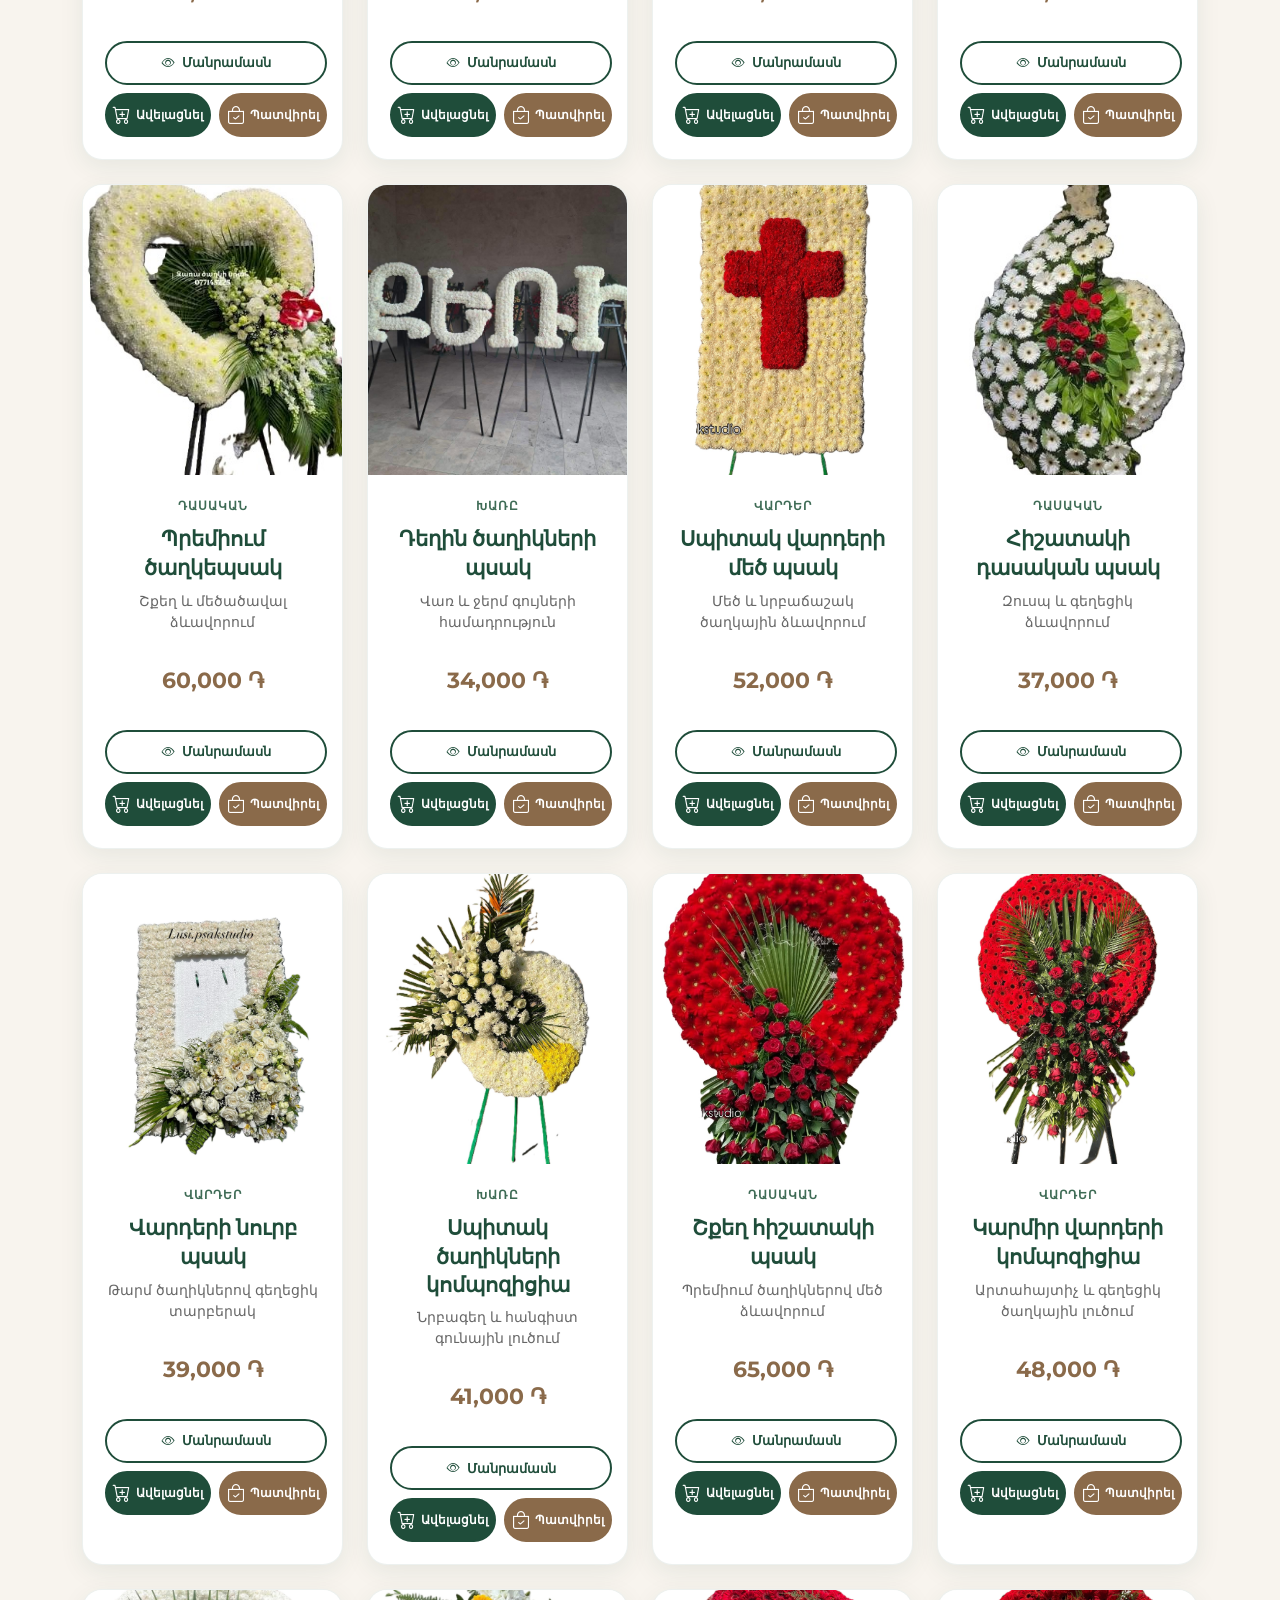
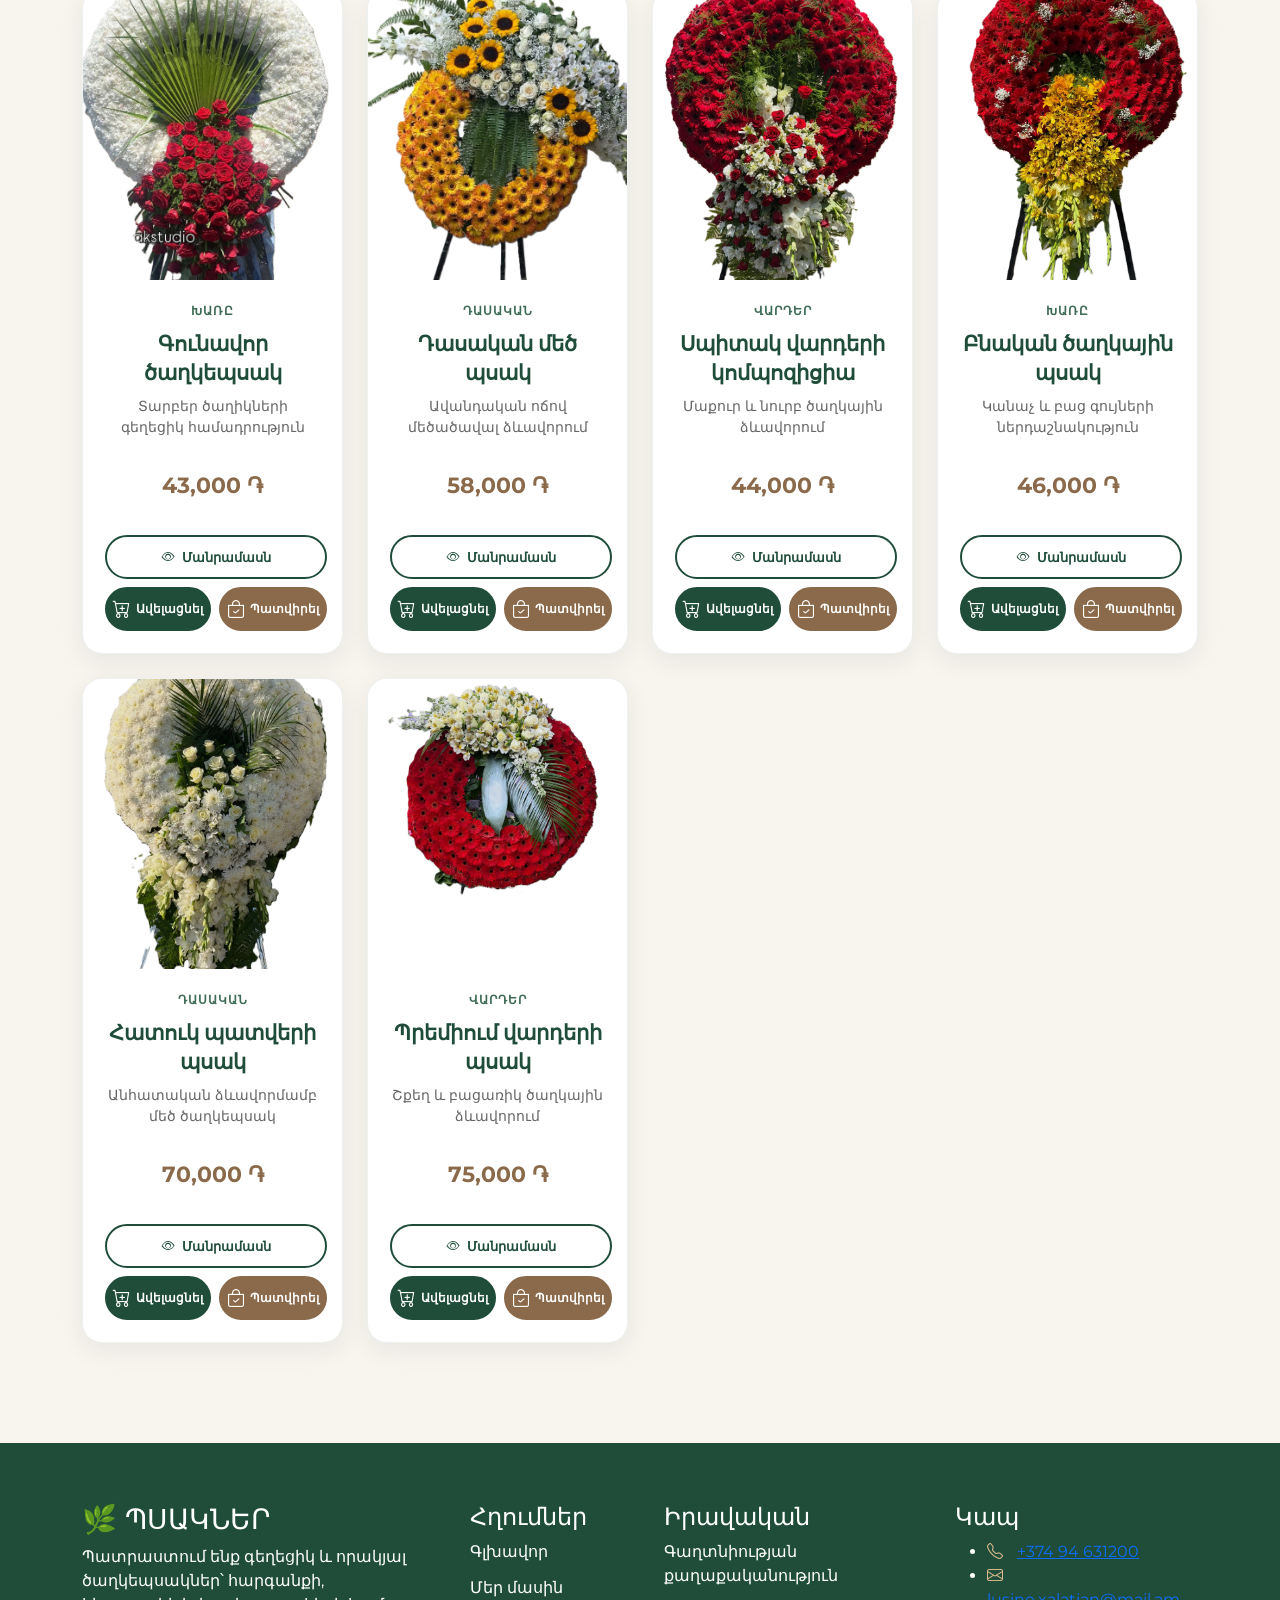
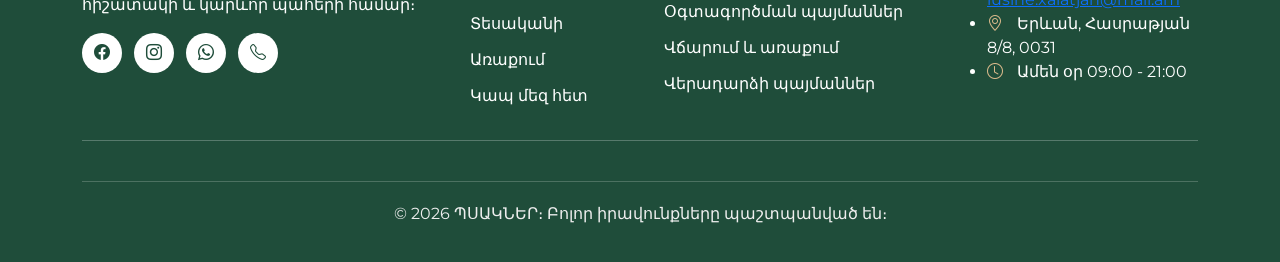
<file: products.html>
<!DOCTYPE html>

<html lang="hy">

<head>

<meta charset="UTF-8">

<meta name="viewport" content="width=device-width, initial-scale=1.0">


<title>
Ծաղկեպսակներ | Տեսականի
</title>


<meta name="description"
content="Գեղեցիկ և որակյալ ծաղկեպսակներ։ Պատվիրեք առցանց։">



<!-- Bootstrap -->

<link
href="https://cdn.jsdelivr.net/npm/bootstrap@5.3.3/dist/css/bootstrap.min.css"
rel="stylesheet">



<!-- Bootstrap Icons -->

<link
rel="stylesheet"
href="https://cdn.jsdelivr.net/npm/bootstrap-icons@1.11.3/font/bootstrap-icons.min.css">



<!-- Google Fonts -->

<link
href="https://fonts.googleapis.com/css2?family=Montserrat:wght@400;500;600;700&family=Playfair+Display:wght@600;700&display=swap"
rel="stylesheet">



<!-- Font Awesome -->

<link
rel="stylesheet"
href="https://cdnjs.cloudflare.com/ajax/libs/font-awesome/6.5.2/css/all.min.css">



<!-- Website CSS -->

<link rel="stylesheet" href="css/style.css">

<link rel="stylesheet" href="css/header.css">

<link rel="stylesheet" href="css/products.css">
<link rel="stylesheet" href="css/product-details.css">

<link rel="stylesheet" href="css/mini-cart.css">

<link rel="stylesheet" href="css/footer.css">

<link rel="stylesheet" href="css/responsive.css">



</head>



<body>



<!-- HEADER -->

<div id="header"></div>




<!-- PAGE TITLE -->

<section class="page-title">


<div class="container">


<h1>
Մեր տեսականին
</h1>


<p>
Ընտրեք գեղեցիկ և որակյալ ծաղկեպսակներ
</p>


</div>


</section>






<!-- PRODUCTS -->

<section class="products-section">


<div class="container">



<!-- FILTERS -->


<div class="shop-tools">



<div class="search-box">


<i class="bi bi-search"></i>


<input
type="search"
id="searchInput"
placeholder="Փնտրել պսակ..."
>


</div>





<select id="categoryFilter">


<option value="all">
Բոլոր կատեգորիաները
</option>


<option value="Վարդեր">
Վարդեր
</option>


<option value="Դասական">
Դասական
</option>


<option value="Խառը">
Խառը
</option>


</select>





<select id="priceFilter">


<option value="all">
Բոլոր գները
</option>

<option value="30000">
20 000 ֏
</option>
<option value="30000">
25 000 ֏
</option>
  
<option value="30000">
30 000 ֏
</option>

  <option value="30000">
35 000 ֏
</option>
    <option value="30000">
40 000 ֏
</option>
   <option value="30000">
45 000 ֏
</option>

<option value="50000">
Մինչև 50 000 ֏
</option>


<option value="50001">
50 000 ֏-ից բարձր
</option>


</select>



</div>





<!-- PRODUCTS GENERATED BY JS -->


<div
class="row g-4"
id="productContainer">
</div>



</div>


</section>







<!-- MINI CART -->


<div class="mini-cart" id="miniCart">


<div class="mini-cart-header">

<i class="bi bi-cart3"></i>

Զամբյուղ

</div>




<div class="mini-cart-body">


<p>

Ապրանքներ՝

<strong id="miniCartCount">
0
</strong>


</p>



<p>

Գումար՝

<strong id="miniCartTotal">
0 ֏
</strong>


</p>


</div>




<a href="cart.html"
class="mini-cart-btn">

Դիտել զամբյուղը

</a>



<a href="checkout.html"
class="mini-order-btn">

Պատվիրել հիմա

</a>



</div>







<!-- FOOTER -->


<div id="footer"></div>







<!-- JAVASCRIPT -->


<!-- Header Footer -->

<script src="js/header-footer.js"></script>




<!-- Product Data -->

<script src="js/products-data.js"></script>




<!-- Product Cards -->

<script src="js/products.js"></script>




<!-- Search -->

<script src="js/search.js"></script>




<!-- Filter -->

<script src="js/filter.js"></script>




<!-- Cart -->

<script src="js/cart-add.js"></script>




<!-- Bootstrap -->

<script
src="https://cdn.jsdelivr.net/npm/bootstrap@5.3.3/dist/js/bootstrap.bundle.min.js">
</script>



</body>

</html>
</file>
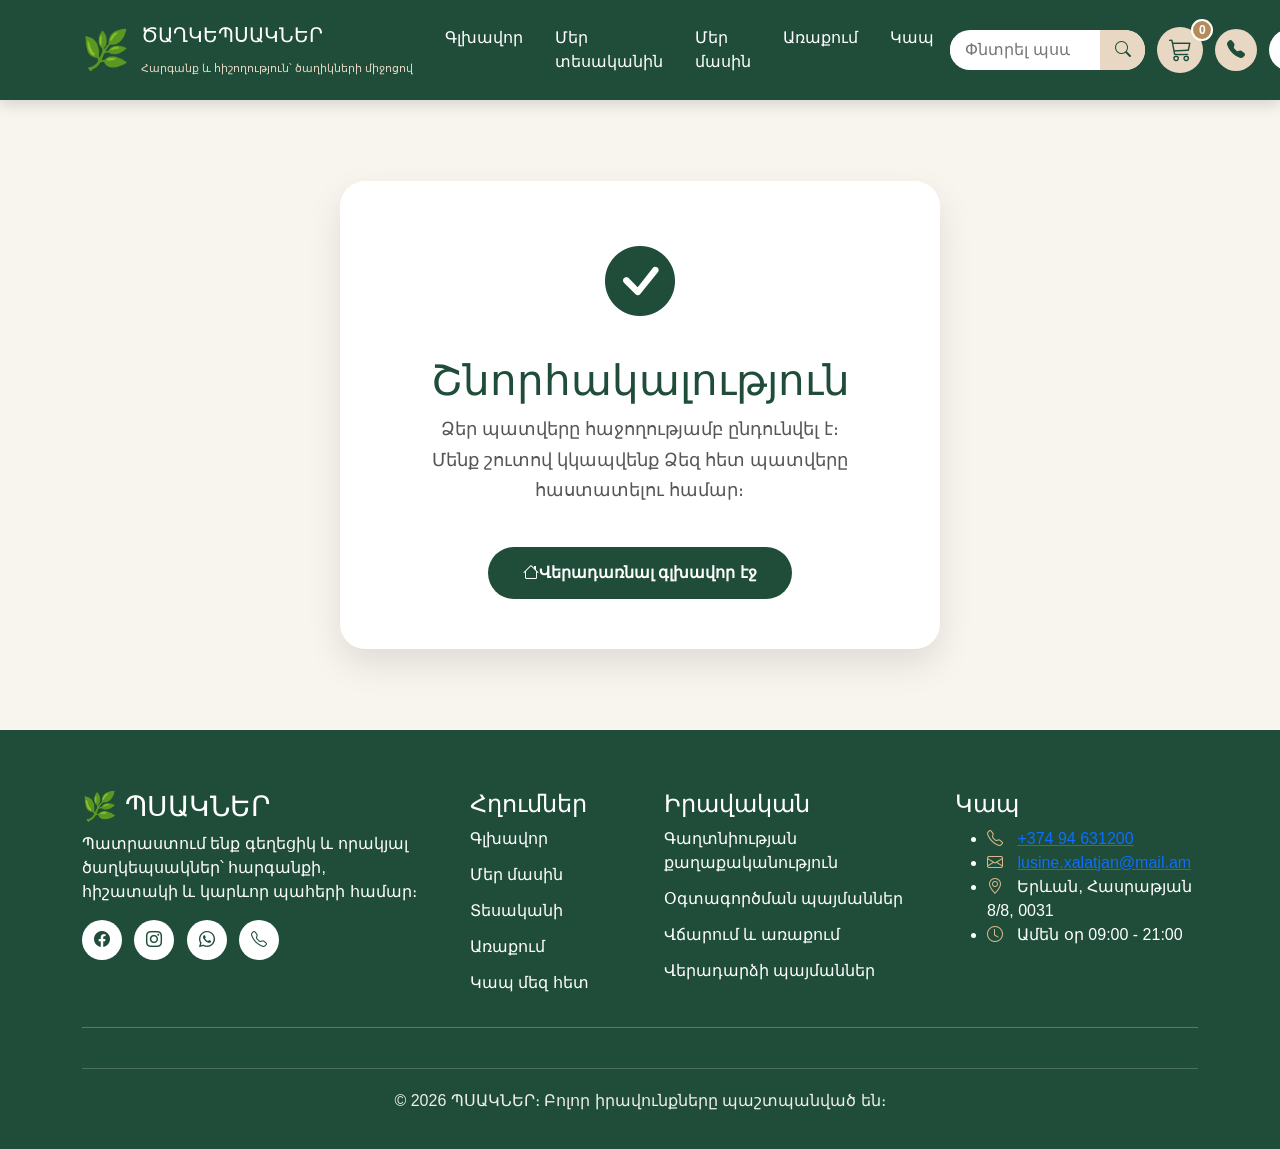
<file: thank-you.html>
<!DOCTYPE html>
<html lang="hy">

<head>

<meta charset="UTF-8">

<meta name="viewport" content="width=device-width, initial-scale=1.0">

<title>Շնորհակալություն | Ծաղկեպսակներ</title>


<link 
href="https://cdn.jsdelivr.net/npm/bootstrap-icons@1.11.3/font/bootstrap-icons.min.css"
rel="stylesheet">


<link
href="https://cdn.jsdelivr.net/npm/bootstrap@5.3.3/dist/css/bootstrap.min.css"
rel="stylesheet">


<link rel="stylesheet" href="css/style.css">

<link rel="stylesheet" href="css/header.css">

<link rel="stylesheet" href="css/footer.css">


<style>

.thank-page{

min-height:70vh;

display:flex;

align-items:center;

justify-content:center;

background:#f8f4ee;

}


.thank-card{

background:white;

padding:50px;

border-radius:25px;

text-align:center;

box-shadow:0 15px 35px rgba(0,0,0,.1);

max-width:600px;

}


.thank-icon{

font-size:70px;

color:#1f4d3a;

margin-bottom:20px;

}


.thank-card h1{

font-family:"Playfair Display",serif;

color:#1f4d3a;

font-size:42px;

}


.thank-card p{

font-size:18px;

color:#555;

line-height:1.7;

}


.home-btn{

display:inline-flex;

margin-top:25px;

padding:14px 35px;

border-radius:30px;

background:#1f4d3a;

color:white;

text-decoration:none;

font-weight:700;

transition:.3s;

}


.home-btn:hover{

background:#3e6b55;

color:white;

transform:translateY(-3px);

}

</style>


</head>


<body>


<div id="header"></div>


<section class="thank-page">


<div class="thank-card">


<div class="thank-icon">

<i class="bi bi-check-circle-fill"></i>

</div>


<h1>
Շնորհակալություն
</h1>


<p>

Ձեր պատվերը հաջողությամբ ընդունվել է։  
<br>

Մենք շուտով կկապվենք Ձեզ հետ պատվերը հաստատելու համար։

</p>


<a href="index.html" class="home-btn">

<i class="bi bi-house"></i>

Վերադառնալ գլխավոր էջ

</a>


</div>


</section>


<div id="footer"></div>


<script src="js/components.js"></script>


<script src="https://cdn.jsdelivr.net/npm/bootstrap@5.3.3/dist/js/bootstrap.bundle.min.js"></script>


</body>

</html>
</file>
<file: css/style.css>
/* =====================
   ROOT COLORS
===================== */

:root{
    --green-dark:#1F4D3A;
    --green:#3E6B55;
    --beige:#E8D8C3;
    --light-bg:#F8F4EE;
    --white:#FFFFFF;
    --text:#333333;
    --gold:#B58B5A;
}


/* =====================
   HEADER
===================== */

.main-header{
    background:var(--green-dark);
    box-shadow:0 4px 15px rgba(0,0,0,.15);
}


.navbar{
    padding:15px 0;
}


/* LOGO */

.logo{
    display:flex;
    align-items:center;
    gap:12px;
    color:var(--white);
    text-decoration:none;
}


.logo-icon{
    font-size:38px;
}


.logo h1{
    font-family:'Playfair Display',serif;
    font-size:22px;
    margin:0;
    color:var(--white);
    letter-spacing:1px;
}


.logo small{
    font-family:'Montserrat',sans-serif;
    font-size:11px;
    color:var(--beige);
}


/* MENU */

.nav-link{
    font-family:'Montserrat',sans-serif;
    color:var(--white)!important;
    font-weight:500;
    margin:0 8px;
    transition:.3s;
}


.nav-link:hover,
.nav-link.active{
    color:var(--beige)!important;
}


/* =====================
   HEADER ACTIONS
===================== */

.header-actions{
    display:flex;
    align-items:center;
    gap:12px;
}


/* SEARCH */

.search-box{
    display:flex;
    background:var(--white);
    border-radius:30px;
    overflow:hidden;
    height:40px;
}


.search-box input{
    border:none;
    outline:none;
    padding:0 15px;
    width:150px;
}


.search-box button{
    border:none;
    background:var(--beige);
    color:var(--green-dark);
    width:45px;
}


/* CALL + WHATSAPP */

.call-btn,
.whatsapp-btn{

    width:42px;
    height:42px;

    border-radius:50%;

    display:flex;
    align-items:center;
    justify-content:center;

    font-size:18px;
    text-decoration:none;

    transition:.3s;
}


.call-btn{
    background:var(--beige);
    color:var(--green-dark);
}


.whatsapp-btn{
    background:var(--white);
    color:#198754;
}


.call-btn:hover,
.whatsapp-btn:hover{
    transform:scale(1.1);
}



/* CART */

.cart-icon{

    position:relative;

    width:46px;
    height:46px;

    display:inline-flex;

    align-items:center;
    justify-content:center;

    background:var(--beige);

    color:var(--green-dark)!important;

    border-radius:50%;

    font-size:23px;

    text-decoration:none;

    transition:.3s;

}


.cart-icon:hover{

    background:var(--green-dark);

    color:var(--white)!important;

    transform:translateY(-3px);

}


.cart-icon i{
    font-size:23px;
}


#cartCount{

    position:absolute;

    top:-7px;
    right:-7px;

    min-width:22px;
    height:22px;

    padding:0 5px;

    display:flex;

    align-items:center;
    justify-content:center;

    background:var(--gold);

    color:var(--white);

    border:2px solid var(--white);

    border-radius:50%;

    font-size:11px;

    font-weight:700;

}


/* MOBILE */

.navbar-toggler{

    border:1px solid var(--beige);

}


.navbar-toggler-icon{

    filter:invert(1);

}


@media(max-width:991px){

.header-actions{

    margin-top:20px;

    justify-content:center;

}


.logo h1{

    font-size:18px;

}


.search-box input{

    width:120px;

}

}
/* =====================
   HERO SECTION
===================== */

.hero{

    height:650px;

    background-image:url("../images/hero.jpg");

    background-size:cover;

    background-position:center;

    position:relative;

    display:flex;

    align-items:center;

}


.hero-overlay{

    position:absolute;

    inset:0;

    background:
    linear-gradient(
        90deg,
        rgba(31,77,58,.85),
        rgba(31,77,58,.45)
    );

}



.hero-content{

    position:relative;

    z-index:2;

    max-width:650px;

    color:var(--white);

}



.hero h2{

    font-family:'Playfair Display',serif;

    font-size:55px;

    line-height:1.2;

    margin-bottom:25px;

}



.hero p{

    font-family:'Montserrat',sans-serif;

    font-size:20px;

    line-height:1.7;

    color:#f5eee6;

    margin-bottom:35px;

}



/* =====================
   HERO BUTTONS
===================== */

.hero-buttons{

    display:flex;

    gap:20px;

}



.btn-main,
.btn-outline{

    padding:14px 32px;

    border-radius:30px;

    font-family:'Montserrat',sans-serif;

    font-weight:600;

    text-decoration:none;

    transition:.3s;

    display:inline-flex;

    align-items:center;

    justify-content:center;

    gap:10px;

}



/* MAIN */

.btn-main{

    background:var(--beige);

    color:var(--green-dark);

}



.btn-main:hover{

    background:var(--white);

    transform:translateY(-3px);

}



/* OUTLINE */

.btn-outline{

    border:2px solid var(--white);

    color:var(--white);

}



.btn-outline:hover{

    background:var(--white);

    color:var(--green-dark);

}



/* =====================
   PRODUCTS SECTION
===================== */


.products-section{

    background:var(--light-bg);

    padding:80px 0;

}



/* TITLE */

.section-title{

    text-align:center;

    margin-bottom:50px;

}



.section-title h2{

    font-family:'Playfair Display',serif;

    font-size:42px;

    color:var(--green-dark);

}



.section-title p{

    font-family:'Montserrat',sans-serif;

    color:#666;

}



/* PRODUCT CARD */


.product-card{

    background:var(--white);

    border-radius:20px;

    overflow:hidden;

    box-shadow:0 10px 25px rgba(0,0,0,.08);

    transition:.4s;

}



.product-card:hover{

    transform:translateY(-10px);

    box-shadow:0 20px 35px rgba(31,77,58,.25);

}



/* IMAGE */


.product-image{

    height:300px;

    overflow:hidden;

}



.product-image img{

    width:100%;

    height:100%;

    object-fit:cover;

    transition:.5s ease;

}



.product-card:hover .product-image img{

    transform:scale(1.15);

}



/* PRODUCT INFO */


.product-info{

    padding:25px;

    text-align:center;

}



.product-info h3{

    font-family:'Playfair Display',serif;

    font-size:22px;

    color:var(--green-dark);

}



.product-info p{

    font-size:14px;

    color:#666;

}



.price{

    font-size:22px;

    font-weight:700;

    color:#8A6A4A;

    margin:15px 0;

}



/* =====================
   MOBILE HERO
===================== */


@media(max-width:768px){


.hero{

    height:520px;

    text-align:center;

}



.hero h2{

    font-size:36px;

}



.hero p{

    font-size:16px;

}



.hero-buttons{

    flex-direction:column;

    align-items:center;

}



.btn-main,
.btn-outline{

    width:230px;

}



}
/* =====================
   WHY CHOOSE US
===================== */


.why-section{

    padding:80px 0;

    background:var(--white);

}



.feature-card{

    height:100%;

    text-align:center;

    background:var(--light-bg);

    padding:35px 25px;

    border-radius:20px;

    transition:.4s;

    border:1px solid transparent;

}



.feature-card:hover{

    transform:translateY(-10px);

    background:var(--white);

    border-color:var(--beige);

    box-shadow:0 15px 30px rgba(31,77,58,.15);

}



/* ICON */

.feature-icon{

    width:75px;

    height:75px;

    margin:0 auto 20px;

    border-radius:50%;

    background:var(--green-dark);

    color:var(--white);

    display:flex;

    align-items:center;

    justify-content:center;

    font-size:35px;

    transition:.4s;

}



.feature-card:hover .feature-icon{

    background:var(--beige);

    color:var(--green-dark);

    transform:rotate(10deg);

}



.feature-card h3{

    font-family:'Playfair Display',serif;

    color:var(--green-dark);

    font-size:24px;

    margin-bottom:15px;

}



.feature-card p{

    font-family:'Montserrat',sans-serif;

    color:#666;

    font-size:15px;

    line-height:1.7;

}




/* =====================
   GALLERY
===================== */


.gallery-section{

    padding:80px 0;

    background:var(--light-bg);

}



.gallery-item{

    height:300px;

    overflow:hidden;

    border-radius:20px;

    position:relative;

    cursor:pointer;

    box-shadow:0 10px 25px rgba(0,0,0,.12);

}



.gallery-item img{

    width:100%;

    height:100%;

    object-fit:cover;

    transition:.6s ease;

}



.gallery-item:hover img{

    transform:scale(1.15);

}



/* OVERLAY */


.gallery-overlay{

    position:absolute;

    inset:0;

    background:rgba(31,77,58,.75);

    display:flex;

    align-items:center;

    justify-content:center;

    opacity:0;

    transition:.4s;

}



.gallery-item:hover .gallery-overlay{

    opacity:1;

}



.gallery-overlay a{

    width:55px;

    height:55px;

    background:var(--beige);

    color:var(--green-dark);

    border-radius:50%;

    display:flex;

    align-items:center;

    justify-content:center;

    font-size:25px;

    text-decoration:none;

    transform:scale(0);

    transition:.4s;

}



.gallery-item:hover .gallery-overlay a{

    transform:scale(1);

}




/* =====================
   CTA SECTION
===================== */


.cta-section{

    padding:80px 0;

    background:

    linear-gradient(
        135deg,
        var(--green-dark),
        var(--green)
    );

    position:relative;

    overflow:hidden;

}



.cta-section::before{

    content:"";

    position:absolute;

    width:300px;

    height:300px;

    background:var(--beige);

    border-radius:50%;

    opacity:.15;

    top:-100px;

    right:-100px;

}



.cta-content{

    position:relative;

    text-align:center;

    color:var(--white);

}



.cta-content h2{

    font-family:'Playfair Display',serif;

    font-size:45px;

    margin-bottom:20px;

}



.cta-content p{

    font-family:'Montserrat',sans-serif;

    font-size:18px;

    max-width:700px;

    margin:0 auto 35px;

    color:#f5eee6;

}



/* CTA BUTTONS */


.cta-buttons{

    display:flex;

    justify-content:center;

    gap:20px;

    flex-wrap:wrap;

}



.cta-btn{

    background:var(--beige);

    color:var(--green-dark);

    padding:15px 30px;

    border-radius:30px;

    text-decoration:none;

    font-family:'Montserrat',sans-serif;

    font-weight:600;

    display:flex;

    align-items:center;

    gap:10px;

    transition:.3s;

}



.cta-btn:hover{

    background:var(--white);

    color:var(--green-dark);

    transform:translateY(-5px);

}



/* WHATSAPP CTA */

.cta-btn.whatsapp{

    background:var(--white);

    color:#198754;

}



/* OUTLINE CTA */

.cta-btn.outline{

    background:transparent;

    border:2px solid var(--white);

    color:var(--white);

}



.cta-btn.outline:hover{

    background:var(--white);

    color:var(--green-dark);

}
/* =====================
   GLOBAL SETTINGS
===================== */


*{

    box-sizing:border-box;

}


html{

    scroll-behavior:smooth;

}



body{

    margin:0;

    font-family:'Montserrat',sans-serif;

    color:var(--text);

}



/* IMAGES */

img{

    max-width:100%;

    display:block;

}



/* LINKS */

a{

    transition:.3s;

}




/* =====================
   RESPONSIVE DESIGN
===================== */


@media(max-width:991px){


    .navbar{

        padding:12px 0;

    }


    .header-actions{

        margin-top:20px;

        justify-content:center;

        flex-wrap:wrap;

    }


    .logo h1{

        font-size:18px;

    }


    .search-box input{

        width:120px;

    }


}





@media(max-width:768px){


    /* HERO */


    .hero{

        height:520px;

        text-align:center;

    }


    .hero-content{

        margin:auto;

        padding:0 15px;

    }


    .hero h2{

        font-size:36px;

    }


    .hero p{

        font-size:16px;

    }


    .hero-buttons{

        flex-direction:column;

        align-items:center;

    }


    .btn-main,
    .btn-outline{

        width:230px;

    }




    /* SECTIONS */


    .products-section,
    .why-section,
    .gallery-section,
    .cta-section{

        padding:60px 0;

    }



    .section-title h2{

        font-size:32px;

    }



    .cta-content h2{

        font-size:34px;

    }


    .cta-content p{

        font-size:16px;

        padding:0 15px;

    }


}





@media(max-width:576px){


    /* HEADER */


    .logo-icon{

        font-size:30px;

    }


    .header-actions{

        gap:8px;

    }



    .search-box{

        width:100%;

    }



    .search-box input{

        flex:1;

        width:auto;

    }





    /* PRODUCTS */


    .product-image{

        height:250px;

    }




    /* GALLERY */


    .gallery-item{

        height:250px;

    }





    /* BUTTONS */


    .cta-buttons{

        flex-direction:column;

        align-items:center;

    }



    .cta-btn{

        width:230px;

        justify-content:center;

    }



}
/* =========================
ADD TO CART BUTTON
ALL PAGES
========================= */

.order-btn {


width: 100%;

min-height: 48px;

display: inline-flex;

align-items: center;

justify-content: center;

gap: 9px;

padding: 13px 20px;

border: 2px solid #1f4d3a;

border-radius: 30px;

background: #1f4d3a;

color: #ffffff;

font-family: "Montserrat", sans-serif;

font-size: 14px;

font-weight: 600;

line-height: 1;

cursor: pointer;

transition:
    background 0.3s ease,
    color 0.3s ease,
    border-color 0.3s ease,
    transform 0.3s ease,
    box-shadow 0.3s ease;


}

.order-btn i {


font-size: 18px;

line-height: 1;


}

.order-btn:hover {


background: #e8d8c3;

color: #1f4d3a;

border-color: #e8d8c3;

transform: translateY(-3px);

box-shadow:
    0 8px 20px
    rgba(31, 77, 58, 0.2);


}

.order-btn:active {


transform: translateY(0);

box-shadow: none;


}

.order-btn:focus-visible {


outline: 3px solid
    rgba(232, 216, 195, 0.9);

outline-offset: 3px;


}

/* =========================
PRODUCT ADDED STATE
========================= */

.order-btn.added-to-cart {


background: #e8d8c3 !important;

color: #1f4d3a !important;

border-color: #e8d8c3 !important;

transform: none !important;

box-shadow: none !important;

cursor: default;


}

.order-btn.added-to-cart i {


color: #1f4d3a !important;


}

.order-btn:disabled {


opacity: 1;

cursor: default;

}

.product-actions {
    display: flex;
    gap: 10px;
    margin-top: 15px;
}

.product-actions .order-btn {
    flex: 1;
    margin: 0;
}

.order-now {
    text-decoration: none;
}
/* =========================
   GALLERY LIGHTBOX
========================= */

.lightbox {
    position: fixed;
    inset: 0;
    z-index: 9999;

    display: flex;
    align-items: center;
    justify-content: center;

    padding: 30px;

    background: rgba(0, 0, 0, 0.88);

    opacity: 0;
    visibility: hidden;

    transition:
        opacity 0.3s ease,
        visibility 0.3s ease;
}

.lightbox.active {
    opacity: 1;
    visibility: visible;
}

.lightbox-image {
    display: block;

    max-width: 90vw;
    max-height: 85vh;

    width: auto;
    height: auto;

    object-fit: contain;

    border-radius: 12px;

    box-shadow:
        0 20px 60px rgba(0, 0, 0, 0.4);
}

.lightbox-close {
    position: absolute;

    top: 20px;
    right: 25px;

    width: 48px;
    height: 48px;

    display: flex;
    align-items: center;
    justify-content: center;

    border: none;
    border-radius: 50%;

    background: #ffffff;
    color: #1f4d3a;

    font-size: 32px;
    line-height: 1;

    cursor: pointer;

    z-index: 10000;

    transition:
        transform 0.3s ease,
        background 0.3s ease;
}

.lightbox-close:hover {
    transform: rotate(90deg);
    background: #e8d8c3;
}


/* GALLERY LINK */

.gallery-link {
    cursor: pointer;
}

/* =========================
   GALLERY LIGHTBOX
========================= */

.lightbox {
    position: fixed;
    inset: 0;
    z-index: 99999;

    display: flex;
    align-items: center;
    justify-content: center;

    padding: 30px;

    background: rgba(0, 0, 0, 0.9);

    opacity: 0;
    visibility: hidden;
    pointer-events: none;

    transition:
        opacity 0.3s ease,
        visibility 0.3s ease;
}

.lightbox.active {
    opacity: 1;
    visibility: visible;
    pointer-events: auto;
}

.lightbox-image {
    display: block;

    max-width: 90vw;
    max-height: 85vh;

    width: auto;
    height: auto;

    object-fit: contain;

    border-radius: 15px;

    box-shadow:
        0 20px 60px rgba(0, 0, 0, 0.5);
}

.lightbox-close {
    position: absolute;

    top: 20px;
    right: 25px;

    width: 50px;
    height: 50px;

    display: flex;
    align-items: center;
    justify-content: center;

    border: none;
    border-radius: 50%;

    background: #ffffff;
    color: #1f4d3a;

    font-size: 34px;
    line-height: 1;

    cursor: pointer;

    z-index: 100000;

    transition:
        transform 0.3s ease,
        background 0.3s ease;
}

.lightbox-close:hover {
    background: #e8d8c3;
    transform: rotate(90deg);
}

@media (max-width: 576px) {

    .lightbox {
        padding: 15px;
    }

    .lightbox-image {
        max-width: 95vw;
        max-height: 80vh;
    }

    .lightbox-close {
        top: 12px;
        right: 12px;

        width: 44px;
        height: 44px;

        font-size: 28px;
    }

}
</file>
<file: css/about.css>
/* ==================================================
ABOUT PAGE
«ՊՍԱԿՆԵՐ» — Մեր մասին
================================================== */

/* ==================================================
ROOT VARIABLES
================================================== */

:root {
--about-green: #1f4d3a;
--about-green-dark: #16382b;
--about-green-light: #e8f0eb;


--about-beige: #f4eadc;
--about-beige-dark: #dfcdb7;

--about-white: #ffffff;
--about-text: #2f3a34;
--about-text-light: #6c756f;

--about-shadow: 0 12px 35px rgba(25, 55, 42, 0.12);


}

/* ==================================================
GENERAL
================================================== */

.about-hero,
.about-story,
.about-values,
.why-us,
.feedback-section {
overflow: hidden;
}

.section-padding {
padding: 90px 0;
}

.section-label {
display: inline-block;
margin-bottom: 12px;


color: var(--about-green);

font-size: 0.82rem;
font-weight: 800;
letter-spacing: 2px;

text-transform: uppercase;


}

.about-story h2,
.about-values h2,
.why-us h2,
.feedback-box h2 {
margin-bottom: 22px;


color: var(--about-green-dark);

font-size: clamp(2rem, 4vw, 3rem);
font-weight: 800;
line-height: 1.25;


}

.about-story p,
.why-us p,
.feedback-box p {
color: var(--about-text-light);


font-size: 1.05rem;
line-height: 1.9;

}

/* ==================================================
ABOUT HERO
================================================== */

.about-hero {
position: relative;


padding: 115px 0 105px;

color: var(--about-white);

background:
    linear-gradient(
        135deg,
        rgba(22, 56, 43, 0.96),
        rgba(31, 77, 58, 0.91)
    );


}

.about-hero::before {
content: "";


position: absolute;

width: 350px;
height: 350px;

top: -150px;
left: -100px;

border-radius: 50%;

background: rgba(255, 255, 255, 0.06);


}

.about-hero::after {
content: "";


position: absolute;

width: 420px;
height: 420px;

right: -160px;
bottom: -250px;

border-radius: 50%;

background: rgba(244, 234, 220, 0.09);

}

.about-hero .container {
position: relative;
z-index: 2;


max-width: 850px;


}

.about-hero-subtitle {
margin-bottom: 14px;


color: var(--about-beige);

font-size: 1rem;
font-weight: 700;

letter-spacing: 1px;


}

.about-hero h1 {
margin-bottom: 20px;


color: var(--about-white);

font-size: clamp(2.8rem, 7vw, 5rem);
font-weight: 900;


}

.about-hero p:last-child {
max-width: 700px;


margin: 0 auto;

color: rgba(255, 255, 255, 0.88);

font-size: 1.15rem;
line-height: 1.9;

}

/* ==================================================
OUR STORY
================================================== */

.about-story {
background: var(--about-white);
}

.about-image-box {
position: relative;


padding: 14px;

border-radius: 24px;

background: var(--about-beige);

box-shadow: var(--about-shadow);


}

.about-image-box::before {
content: "";


position: absolute;

width: 120px;
height: 120px;

top: -18px;
left: -18px;

border-radius: 22px;

background: var(--about-green);

z-index: 0;


}

.about-image-box img {
position: relative;

z-index: 1;

width: 100%;
min-height: 430px;

object-fit: cover;

border-radius: 16px;


}

.about-btn {
display: inline-flex;


align-items: center;
justify-content: center;

gap: 10px;

margin-top: 14px;
padding: 13px 25px;

color: var(--about-white);

background: var(--about-green);

border: 2px solid var(--about-green);

border-radius: 50px;

font-weight: 700;

transition: 0.3s ease;


}

.about-btn:hover {
color: var(--about-green);


background: transparent;

transform: translateY(-3px);

box-shadow: 0 8px 20px rgba(31, 77, 58, 0.18);

}

/* ==================================================
VALUES
================================================== */

.about-values {
background: var(--about-beige);
}

.value-card {
height: 100%;


padding: 35px 25px;

text-align: center;

background: var(--about-white);

border: 1px solid rgba(31, 77, 58, 0.08);

border-radius: 20px;

box-shadow: 0 8px 25px rgba(31, 77, 58, 0.07);

transition: 0.35s ease;


}

.value-card:hover {
transform: translateY(-8px);


box-shadow: var(--about-shadow);


}

.value-icon {
display: flex;


align-items: center;
justify-content: center;

width: 70px;
height: 70px;

margin: 0 auto 22px;

color: var(--about-white);

background: var(--about-green);

border-radius: 50%;

font-size: 1.8rem;

transition: 0.35s ease;


}

.value-card:hover .value-icon {
color: var(--about-green);


background: var(--about-beige);

transform: rotate(8deg);


}

.value-card h3 {
margin-bottom: 14px;

color: var(--about-green-dark);

font-size: 1.25rem;
font-weight: 800;


}

.value-card p {
margin: 0;


color: var(--about-text-light);

line-height: 1.75;


}

/* ==================================================
WHY CHOOSE US
================================================== */

.why-us {
background: var(--about-white);
}

.why-item {
display: flex;


align-items: flex-start;

gap: 17px;

margin-top: 27px;


}

.why-item > i {
flex-shrink: 0;


margin-top: 4px;

color: var(--about-green);

font-size: 1.35rem;


}

.why-item h4 {
margin-bottom: 7px;


color: var(--about-green-dark);

font-size: 1.2rem;
font-weight: 800;


}

.why-item p {
margin: 0;


font-size: 1rem;
line-height: 1.7;


}

/* ==================================================
QUOTE
================================================== */

.about-quote {
position: relative;


padding: 65px 50px;

text-align: center;

color: var(--about-white);

background:
    linear-gradient(
        145deg,
        var(--about-green),
        var(--about-green-dark)
    );

border-radius: 25px;

box-shadow: var(--about-shadow);

overflow: hidden;


}

.about-quote::before {
content: "“";


position: absolute;

top: -55px;
left: 25px;

color: rgba(255, 255, 255, 0.08);

font-size: 14rem;

font-family: Georgia, serif;


}

.about-quote > i {
display: inline-flex;


align-items: center;
justify-content: center;

width: 75px;
height: 75px;

margin-bottom: 25px;

color: var(--about-green);

background: var(--about-beige);

border-radius: 50%;

font-size: 2rem;


}

.about-quote p {
position: relative;


margin-bottom: 22px;

color: var(--about-white);

font-size: 1.35rem;
font-weight: 600;
line-height: 1.8;


}

.about-quote span {
color: var(--about-beige);


font-size: 0.9rem;
font-weight: 800;

letter-spacing: 3px;


}

/* ==================================================
FEEDBACK SECTION
================================================== */

.feedback-section {
background:
linear-gradient(
180deg,
var(--about-beige),
#f8f4ee
);
}

.feedback-box {
padding: 60px;


background: var(--about-white);

border: 1px solid rgba(31, 77, 58, 0.08);

border-radius: 25px;

box-shadow: var(--about-shadow);


}

.feedback-box > .text-center {
max-width: 700px;


margin-right: auto;
margin-left: auto;


}

.feedback-box label {
display: block;


margin-bottom: 8px;

color: var(--about-green-dark);

font-weight: 700;


}

.feedback-box .form-control,
.feedback-box .form-select {
min-height: 52px;


padding: 12px 16px;

color: var(--about-text);

background: #fcfbf8;

border: 1px solid #d8ddd9;

border-radius: 12px;

box-shadow: none;

transition:
    border-color 0.25s ease,
    box-shadow 0.25s ease;

}

.feedback-box textarea.form-control {
min-height: 150px;


resize: vertical;


}

.feedback-box .form-control:focus,
.feedback-box .form-select:focus {
border-color: var(--about-green);


box-shadow:
    0 0 0 0.22rem
    rgba(31, 77, 58, 0.12);


}

.feedback-box .form-control::placeholder {
color: #9ba39e;
}

.feedback-btn {
display: inline-flex;


align-items: center;
justify-content: center;

gap: 10px;

min-width: 240px;

margin-top: 12px;
padding: 14px 28px;

color: var(--about-white);

background: var(--about-green);

border: 2px solid var(--about-green);

border-radius: 50px;

font-size: 1rem;
font-weight: 800;

transition: 0.3s ease;


}

.feedback-btn:hover {
color: var(--about-green);


background: var(--about-white);

transform: translateY(-3px);

box-shadow:
    0 10px 25px
    rgba(31, 77, 58, 0.18);


}

.feedback-btn i {
font-size: 1.1rem;
}

/* ==================================================
TABLET
================================================== */

@media (max-width: 991.98px) {

.section-padding {
    padding: 70px 0;
}

.about-hero {
    padding: 90px 0;
}

.about-image-box {
    max-width: 650px;

    margin: 0 auto;
}

.about-image-box img {
    min-height: 350px;
}

.about-story .col-lg-6:last-child {
    text-align: center;
}

.why-us .col-lg-6:first-child {
    text-align: center;
}

.why-item {
    max-width: 600px;

    margin-right: auto;
    margin-left: auto;

    text-align: left;
}

.about-quote {
    max-width: 700px;

    margin: 0 auto;
}

.feedback-box {
    padding: 45px 35px;
}


}

/* ==================================================
MOBILE
================================================== */

@media (max-width: 575.98px) {


.section-padding {
    padding: 55px 0;
}

.about-hero {
    padding: 75px 0;
}

.about-hero h1 {
    font-size: 2.6rem;
}

.about-hero p:last-child {
    font-size: 1rem;
}

.section-label {
    font-size: 0.72rem;

    letter-spacing: 1.5px;
}

.about-story h2,
.about-values h2,
.why-us h2,
.feedback-box h2 {
    font-size: 1.85rem;
}

.about-story p,
.why-us p,
.feedback-box p {
    font-size: 0.98rem;
}

.about-image-box {
    padding: 9px;

    border-radius: 18px;
}

.about-image-box::before {
    width: 80px;
    height: 80px;

    top: -10px;
    left: -8px;

    border-radius: 15px;
}

.about-image-box img {
    min-height: 260px;

    border-radius: 13px;
}

.about-btn {
    width: 100%;
}

.value-card {
    padding: 30px 20px;
}

.about-quote {
    padding: 45px 25px;

    border-radius: 20px;
}

.about-quote p {
    font-size: 1.12rem;
}

.feedback-box {
    padding: 35px 18px;

    border-radius: 18px;
}

.feedback-btn {
    width: 100%;

    min-width: auto;
}


}
/* ==================================================
LEGAL INFORMATION
================================================== */

.legal-section {
background: #f8f4ee;
}

.legal-heading {
max-width: 780px;
margin: 0 auto 50px;
}

.legal-heading p {
color: var(--about-text-light);
font-size: 1.05rem;
line-height: 1.8;
}

.legal-card {
height: 100%;
padding: 38px;


background: var(--about-white);

border: 1px solid rgba(31, 77, 58, 0.09);
border-radius: 22px;

box-shadow:
    0 10px 30px
    rgba(31, 77, 58, 0.08);


}

.legal-card-icon {
display: flex;
align-items: center;
justify-content: center;


width: 65px;
height: 65px;

margin-bottom: 22px;

color: var(--about-white);
background: var(--about-green);

border-radius: 18px;

font-size: 1.7rem;


}

.legal-card h3 {
margin-bottom: 25px;


color: var(--about-green-dark);

font-size: 1.45rem;
font-weight: 800;


}

/* Կազմակերպության տվյալներ */

.legal-info-row {
display: flex;
align-items: flex-start;
justify-content: space-between;


gap: 20px;

padding: 15px 0;

border-bottom:
    1px solid
    rgba(31, 77, 58, 0.1);


}

.legal-info-row:last-child {
border-bottom: none;
}

.legal-info-row span {
color: var(--about-text-light);


font-size: 0.95rem;


}

.legal-info-row strong {
color: var(--about-green-dark);


font-size: 0.95rem;

text-align: right;

}

/* Իրավական փաստաթղթեր */

.legal-document {
display: flex;
align-items: center;
justify-content: space-between;


gap: 15px;

margin-bottom: 12px;
padding: 16px;

color: var(--about-green-dark);

background: #faf9f6;

border:
    1px solid
    rgba(31, 77, 58, 0.1);

border-radius: 12px;

text-decoration: none;

font-weight: 700;

transition: 0.3s ease;


}

.legal-document span {
display: flex;
align-items: center;


gap: 12px;


}

.legal-document span i {
color: var(--about-green);


font-size: 1.2rem;


}

.legal-document > i {
color: var(--about-green);


transition: 0.3s ease;


}

.legal-document:hover {
color: var(--about-white);


background: var(--about-green);

transform: translateX(5px);


}

.legal-document:hover span i,
.legal-document:hover > i {
color: var(--about-beige);
}

/* Տեղեկատվական նշում */

.legal-note {
display: flex;
align-items: flex-start;


gap: 13px;

max-width: 950px;

margin: 35px auto 0;
padding: 20px 25px;

color: var(--about-green-dark);

background:
    rgba(31, 77, 58, 0.08);

border-left:
    5px solid
    var(--about-green);

border-radius: 10px;


}

.legal-note i {
margin-top: 2px;


color: var(--about-green);

font-size: 1.3rem;


}

.legal-note p {
margin: 0;


line-height: 1.7;


}

/* ==================================================
LEGAL SECTION — TABLET
================================================== */

@media (max-width: 991.98px) {

.legal-card {
    padding: 30px;
}


}

/* ==================================================
LEGAL SECTION — MOBILE
================================================== */

@media (max-width: 575.98px) {


.legal-heading {
    margin-bottom: 35px;
}

.legal-heading p {
    font-size: 0.98rem;
}

.legal-card {
    padding: 25px 18px;

    border-radius: 18px;
}

.legal-card h3 {
    font-size: 1.25rem;
}

.legal-info-row {
    flex-direction: column;

    gap: 6px;
}

.legal-info-row strong {
    text-align: left;
}

.legal-document {
    padding: 14px;

    font-size: 0.92rem;
}

.legal-document:hover {
    transform: none;
}

.legal-note {
    padding: 17px;

    font-size: 0.92rem;
}


}
</file>
<file: css/footer.css>
/* =========================
      FOOTER
========================= */


.main-footer {

    background:#1f4d3a;

    color:white;

    padding:60px 0 20px;

}



.footer-logo {

    font-family:"Playfair Display", serif;

    font-size:28px;

    font-weight:700;

    margin-bottom:15px;

}



.footer-text {

    color:#eee;

    line-height:1.8;

}



.footer-title {

    font-size:20px;

    margin-bottom:20px;

    color:#f5e6d3;

    font-weight:700;

}



.footer-links {

    list-style:none;

    padding:0;

}



.footer-links li {

    margin-bottom:12px;

}



.footer-links a {

    color:white;

    text-decoration:none;

    transition:.3s;

}



.footer-links a:hover {

    color:#d9b98b;

    padding-left:5px;

}



/* CONTACT */

.footer-contact i {

    color:#d9b98b;

    margin-right:10px;

}



.footer-contact p {

    margin-bottom:12px;

}



/* SOCIAL ICONS */


.footer-social a {


    display:inline-flex;

    align-items:center;

    justify-content:center;


    width:40px;

    height:40px;


    background:white;

    color:#1f4d3a;


    border-radius:50%;


    margin-right:8px;


    transition:.3s;


}



.footer-social a:hover {


    background:#d9b98b;

    color:white;

    transform:translateY(-5px);


}



/* COPYRIGHT */


.footer-bottom {


    border-top:1px solid rgba(255,255,255,.2);


    margin-top:40px;


    padding-top:20px;


    text-align:center;


    color:#eee;


}
</file>
<file: css/header.css>
/* =========================
 HEADER FIX
========================= */


.main-header{

position:sticky;
top:0;
z-index:1000;

}



.header-actions{

display:flex;
align-items:center;
gap:12px;

}



.header-search{

display:flex;
align-items:center;

background:white;

border-radius:30px;

overflow:hidden;

height:40px;

}



.header-search input{

border:none;
outline:none;

padding:0 15px;

width:150px;

}



.header-search button{

border:none;

height:40px;

width:45px;

background:#E8D8C3;

color:#1F4D3A;

}



.cart-icon{

position:relative;

}



#cartCount{

position:absolute;

top:-8px;
right:-10px;

background:#b58b5a;

color:white;

width:22px;
height:22px;

border-radius:50%;

font-size:12px;

display:flex;

align-items:center;
justify-content:center;

}



.header-viber {
    width: 40px;
    height: 40px;

    display: inline-flex;
    align-items: center;
    justify-content: center;

    color: #ffffff;
    background: #7360f2;

    border-radius: 50%;

    text-decoration: none;

    font-size: 18px;

    transition: 0.3s ease;
}

.header-viber:hover {
    color: #ffffff;
    transform: translateY(-2px);
    opacity: 0.9;
}
</file>
<file: css/cart.css>
:root {


--green-dark:#1f4d3a;

--green:#3e6b55;

--beige:#E8D8C3;

--white:#ffffff;


}

body {


background:#f8f4ee;

font-family:"Montserrat",sans-serif;


}

.cart-page {


padding:80px 0;


}

.cart-title {


text-align:center;

margin-bottom:50px;

color:var(--green-dark);

font-family:"Playfair Display",serif;

font-size:45px;


}

.cart-items {

display:flex;

flex-direction:column;

gap:20px;

}

.cart-card {

display:flex;

align-items:center;

gap:20px;

padding:20px;

background:white;

border-radius:20px;

box-shadow:
0 10px 25px rgba(0,0,0,.08);

}

.cart-card img {

width:120px;

height:120px;

object-fit:cover;

border-radius:15px;

}

.cart-info {

flex:1;

}

.cart-info h3 {

font-size:20px;

color:var(--green-dark);

}

.cart-price {

font-weight:700;

font-size:20px;

color:var(--green);

}

.quantity-box {

display:flex;

align-items:center;

gap:10px;

}

.quantity-box button {

width:35px;

height:35px;

border:none;

border-radius:50%;

background:var(--green-dark);

color:white;

}

.remove-btn {

border:none;

background:#eee;

color:#a33;

padding:8px 12px;

border-radius:10px;

}

.cart-summary {

background:white;

padding:30px;

border-radius:20px;

box-shadow:
0 10px 25px rgba(0,0,0,.08);

}

.cart-summary h3 {

color:var(--green-dark);

margin-bottom:25px;

}

.summary-line {

display:flex;

justify-content:space-between;

padding:15px 0;

border-bottom:1px solid #eee;

}

.total {

font-size:22px;

}

.checkout-btn,
.continue-btn {

display:flex;

justify-content:center;

align-items:center;

gap:8px;

margin-top:20px;

padding:14px;

border-radius:12px;

text-decoration:none;

font-weight:700;

}

.checkout-btn {

background:var(--green-dark);

color:white;

}

.continue-btn {

border:1px solid var(--green-dark);

color:var(--green-dark);

}

.empty-cart {

padding:50px;

text-align:center;

background:white;

border-radius:20px;

}

@media(max-width:768px){

.cart-card{

flex-direction:column;

text-align:center;

}

}
/* =========================
   CART IMPROVEMENTS
========================= */


.cart-card{

    transition:.35s ease;

}


.cart-card:hover{

    transform:translateY(-5px);

    box-shadow:
    0 15px 35px rgba(31,77,58,.15);

}



/* QUANTITY BUTTON */

.quantity-box button{

    cursor:pointer;

    transition:.3s;

}


.quantity-box button:hover{

    background:#e8d8c3;

    color:#1f4d3a;

}



/* REMOVE BUTTON */

.remove-btn{

    width:45px;

    height:45px;

    display:flex;

    align-items:center;

    justify-content:center;

    cursor:pointer;

    transition:.3s;

}


.remove-btn:hover{

    background:#a33;

    color:white;

    transform:scale(1.1);

}



/* CHECKOUT BUTTON */

.checkout-btn{

    border:2px solid var(--green-dark);

    transition:.3s;

}


.checkout-btn:hover{

    background:#e8d8c3;

    color:var(--green-dark);

    transform:translateY(-3px);

}



/* CONTINUE BUTTON */

.continue-btn{

    transition:.3s;

}


.continue-btn:hover{

    background:var(--green-dark);

    color:white;

}



/* EMPTY CART */

.empty-cart i{

    color:#b58b5a;

}


.empty-cart h3{

    color:var(--green-dark);

    font-family:"Playfair Display",serif;

}



/* MOBILE */

@media(max-width:768px){


.cart-card{

    padding:25px 15px;

}


.cart-card img{

    width:100%;

    height:250px;

}


.cart-info h3{

    font-size:22px;

}


.quantity-box{

    justify-content:center;

}


.checkout-btn,
.continue-btn{

    width:100%;

}


}
</file>
<file: css/checkout.css>
```css
/* =========================================================
   CHECKOUT.CSS
   Premium Compact UX
   Green / Beige / White
========================================================= */


/* =========================================================
   VARIABLES
========================================================= */

:root {

    --checkout-green-dark: #1f4d3a;
    --checkout-green: #3e6b55;
    --checkout-green-light: #edf4ef;

    --checkout-beige: #e8d8c3;
    --checkout-beige-light: #f8f4ee;

    --checkout-bg: #f8f4ee;
    --checkout-white: #ffffff;

    --checkout-text: #333333;
    --checkout-muted: #777777;

    --checkout-border: #e2ddd5;

    --checkout-danger: #b94a48;

    --checkout-shadow:
        0 10px 35px rgba(31, 77, 58, 0.07);

    --checkout-shadow-hover:
        0 15px 40px rgba(31, 77, 58, 0.12);
}


/* =========================================================
   GENERAL
========================================================= */

.checkout-page,
.checkout-page * {
    box-sizing: border-box;
}

body {
    background: var(--checkout-bg);
    color: var(--checkout-text);

    font-family:
        "Montserrat",
        Arial,
        sans-serif;

    font-size: 15px;
    line-height: 1.6;
}


/* =========================================================
   HEADER COMPATIBILITY
========================================================= */

.main-header {
    position: relative;
    z-index: 1000;
}


/* =========================================================
   HERO
========================================================= */

.checkout-hero {

    position: relative;

    padding: 58px 0 62px;

    background:
        linear-gradient(
            135deg,
            #1f4d3a 0%,
            #2d5b46 55%,
            #3e6b55 100%
        );

    overflow: hidden;
}


.checkout-hero::before {

    content: "";

    position: absolute;

    width: 350px;
    height: 350px;

    right: -130px;
    top: -170px;

    border-radius: 50%;

    background:
        rgba(255,255,255,0.045);
}


.checkout-hero::after {

    content: "";

    position: absolute;

    width: 240px;
    height: 240px;

    left: -100px;
    bottom: -150px;

    border-radius: 50%;

    background:
        rgba(232,216,195,0.07);
}


.checkout-hero-content {

    position: relative;

    z-index: 2;

    max-width: 760px;
}


.checkout-eyebrow {

    display: inline-flex;

    align-items: center;

    gap: 9px;

    margin-bottom: 12px;

    color: var(--checkout-beige);

    font-size: 14px;

    font-weight: 700;

    letter-spacing: 0.3px;
}


.checkout-eyebrow i {
    font-size: 18px;
}


.checkout-hero h1 {

    margin: 0 0 15px;

    color: #ffffff;

    font-family:
        "Playfair Display",
        Georgia,
        serif;

    font-size: 46px;

    line-height: 1.18;

    font-weight: 600;
}


.checkout-hero h1 span {

    display: block;

    color: var(--checkout-beige);
}


.checkout-hero p {

    max-width: 650px;

    margin: 0;

    color:
        rgba(255,255,255,0.84);

    font-size: 15px;

    line-height: 1.7;
}


/* =========================================================
   MAIN
========================================================= */

.checkout-page {

    padding: 48px 0 70px;
}


/* =========================================================
   PROGRESS
========================================================= */

.checkout-progress {

    display: flex;

    align-items: center;

    justify-content: center;

    max-width: 650px;

    margin:
        0 auto
        40px;
}


.progress-step {

    display: flex;

    align-items: center;

    gap: 9px;

    color: #aaa;

    font-size: 13px;

    font-weight: 600;

    white-space: nowrap;
}


.progress-icon {

    width: 40px;
    height: 40px;

    display: flex;

    align-items: center;
    justify-content: center;

    border-radius: 50%;

    background: #e9e3da;

    color: #999;

    font-size: 16px;
}


.progress-step.completed .progress-icon,
.progress-step.active .progress-icon {

    background:
        var(--checkout-green-dark);

    color: #ffffff;
}


.progress-step.completed,
.progress-step.active {

    color:
        var(--checkout-green-dark);
}


.progress-line {

    flex: 1;

    height: 2px;

    min-width: 45px;

    margin: 0 13px;

    background: #ddd6cc;
}


.progress-line.active {

    background:
        var(--checkout-green-dark);
}


/* =========================================================
   FORM
========================================================= */

.checkout-form {
    width: 100%;
}


/* =========================================================
   CHECKOUT CARD
========================================================= */

.checkout-card {

    margin-bottom: 20px;

    padding: 27px;

    background:
        var(--checkout-white);

    border:
        1px solid var(--checkout-border);

    border-radius: 20px;

    box-shadow:
        var(--checkout-shadow);
}


.checkout-card:last-child {
    margin-bottom: 0;
}


/* =========================================================
   CARD HEADING
========================================================= */

.card-heading {

    display: flex;

    align-items: center;

    gap: 14px;

    margin-bottom: 24px;
}


.heading-icon {

    width: 48px;
    height: 48px;

    flex-shrink: 0;

    display: flex;

    align-items: center;
    justify-content: center;

    border-radius: 13px;

    background:
        var(--checkout-beige-light);

    color:
        var(--checkout-green-dark);

    font-size: 21px;
}


.card-heading h2 {

    margin: 0 0 3px;

    color:
        var(--checkout-green-dark);

    font-family:
        "Playfair Display",
        Georgia,
        serif;

    font-size: 24px;

    line-height: 1.25;

    font-weight: 600;
}


.card-heading p {

    margin: 0;

    color:
        var(--checkout-muted);

    font-size: 13px;

    line-height: 1.5;
}


/* =========================================================
   FORM GRID
========================================================= */

.form-grid {

    display: grid;

    grid-template-columns:
        repeat(2, 1fr);

    gap: 17px 18px;
}


.full-width {
    grid-column: 1 / -1;
}


.form-group {
    width: 100%;
}


/* =========================================================
   LABEL
========================================================= */

.form-group label {

    display: block;

    margin-bottom: 7px;

    color:
        var(--checkout-text);

    font-size: 14px;

    font-weight: 600;

    line-height: 1.4;
}


.form-group label span {
    color:
        var(--checkout-danger);
}


/* =========================================================
   INPUT WRAPPER
========================================================= */

.input-wrapper {
    position: relative;
}


.input-wrapper > i {

    position: absolute;

    left: 15px;
    top: 50%;

    transform:
        translateY(-50%);

    color:
        var(--checkout-green);

    font-size: 17px;

    pointer-events: none;

    z-index: 2;
}


/* =========================================================
   INPUT / SELECT
========================================================= */

.input-wrapper input,
.input-wrapper select {

    width: 100%;

    min-height: 48px;

    padding:
        10px
        14px
        10px
        44px;

    border:
        1px solid var(--checkout-border);

    border-radius: 11px;

    background:
        #fcfbf9;

    color:
        var(--checkout-text);

    font-family:
        "Montserrat",
        Arial,
        sans-serif;

    font-size: 15px;

    outline: none;

    transition:
        border-color 0.2s ease,
        box-shadow 0.2s ease,
        background 0.2s ease;
}


.input-wrapper input::placeholder {
    color: #999;
}


.input-wrapper input:focus,
.input-wrapper select:focus {

    border-color:
        var(--checkout-green);

    background:
        #ffffff;

    box-shadow:
        0 0 0 3px
        rgba(62,107,85,0.08);
}


.input-wrapper select {
    cursor: pointer;
}


/* =========================================================
   TEXTAREA
========================================================= */

.form-group textarea {

    width: 100%;

    min-height: 115px;

    padding:
        12px
        14px;

    border:
        1px solid var(--checkout-border);

    border-radius: 11px;

    background:
        #fcfbf9;

    color:
        var(--checkout-text);

    font-family:
        "Montserrat",
        Arial,
        sans-serif;

    font-size: 15px;

    line-height: 1.6;

    resize: vertical;

    outline: none;

    transition:
        border-color 0.2s ease,
        box-shadow 0.2s ease,
        background 0.2s ease;
}


.form-group textarea::placeholder {
    color: #999;
}


.form-group textarea:focus {

    border-color:
        var(--checkout-green);

    background:
        #ffffff;

    box-shadow:
        0 0 0 3px
        rgba(62,107,85,0.08);
}


/* =========================================================
   PAYMENT OPTIONS
========================================================= */

.payment-options {

    display: grid;

    grid-template-columns:
        repeat(2, 1fr);

    gap: 10px;
}


.payment-option {

    display: block;

    cursor: pointer;
}


.payment-option input {

    position: absolute;

    opacity: 0;

    pointer-events: none;
}


.payment-option-content {

    min-height: 76px;

    display: flex;

    align-items: center;

    gap: 12px;

    padding: 12px 14px;

    border:
        1px solid var(--checkout-border);

    border-radius: 13px;

    background:
        #fcfbf9;

    transition:
        border-color 0.2s ease,
        background 0.2s ease,
        box-shadow 0.2s ease,
        transform 0.2s ease;
}


.payment-option:hover
.payment-option-content {

    border-color:
        var(--checkout-green);

    background:
        #ffffff;

    transform:
        translateY(-1px);
}


.payment-option input:checked
+ .payment-option-content {

    border-color:
        var(--checkout-green-dark);

    background:
        var(--checkout-green-light);

    box-shadow:
        0 5px 18px
        rgba(31,77,58,0.07);
}


/* =========================================================
   PAYMENT ICON
========================================================= */

.payment-icon {

    width: 43px;
    height: 43px;

    flex-shrink: 0;

    display: flex;

    align-items: center;
    justify-content: center;

    border-radius: 11px;

    background:
        var(--checkout-beige);

    color:
        var(--checkout-green-dark);

    font-size: 19px;
}


.idram-icon {
    background: #eee6f4;
}


/* =========================================================
   PAYMENT TEXT
========================================================= */

.payment-text {

    display: flex;

    flex-direction: column;

    gap: 2px;

    flex: 1;

    min-width: 0;
}


.payment-text strong {

    color:
        var(--checkout-green-dark);

    font-size: 15px;

    font-weight: 700;

    line-height: 1.35;
}


.payment-text small {

    color:
        var(--checkout-muted);

    font-size: 12px;

    line-height: 1.45;
}


/* =========================================================
   PAYMENT CHECK
========================================================= */

.payment-check {

    width: 23px;
    height: 23px;

    flex-shrink: 0;

    display: flex;

    align-items: center;
    justify-content: center;

    border:
        1px solid #d7d1c8;

    border-radius: 50%;

    color: transparent;

    font-size: 13px;

    transition:
        background 0.2s ease,
        border-color 0.2s ease,
        color 0.2s ease;
}


.payment-option input:checked
+ .payment-option-content
.payment-check {

    background:
        var(--checkout-green-dark);

    border-color:
        var(--checkout-green-dark);

    color:
        #ffffff;
}


/* =========================================================
   PAYMENT DETAILS
========================================================= */

.payment-details {

    margin-top: 17px;
}


.payment-detail-card {

    padding: 21px;

    border:
        1px solid #dce5de;

    border-radius: 15px;

    background:
        #f7faf7;

    animation:
        paymentReveal 0.25s ease;
}


@keyframes paymentReveal {

    from {
        opacity: 0;
        transform: translateY(-5px);
    }

    to {
        opacity: 1;
        transform: translateY(0);
    }
}


/* =========================================================
   PAYMENT DETAIL HEADER
========================================================= */

.payment-detail-header {

    display: flex;

    align-items: center;

    gap: 12px;

    margin-bottom: 18px;
}


.payment-detail-icon {

    width: 42px;
    height: 42px;

    flex-shrink: 0;

    display: flex;

    align-items: center;
    justify-content: center;

    border-radius: 11px;

    background:
        var(--checkout-green-dark);

    color:
        #ffffff;

    font-size: 18px;
}


.payment-detail-header h3 {

    margin: 0 0 2px;

    color:
        var(--checkout-green-dark);

    font-size: 17px;

    font-weight: 700;

    line-height: 1.3;
}


.payment-detail-header p {

    margin: 0;

    color:
        var(--checkout-muted);

    font-size: 12px;

    line-height: 1.5;
}


/* =========================================================
   BANK DETAILS
========================================================= */

.bank-details {

    display: grid;

    gap: 0;

    border:
        1px solid var(--checkout-border);

    border-radius: 12px;

    overflow: hidden;

    background:
        #ffffff;
}


.bank-detail-row {

    min-height: 55px;

    display: flex;

    align-items: center;

    justify-content: space-between;

    gap: 15px;

    padding:
        10px 13px;

    border-bottom:
        1px solid #eeeae3;
}


.bank-detail-row:last-child {
    border-bottom: 0;
}


.bank-detail-label {

    display: block;

    margin-bottom: 2px;

    color:
        var(--checkout-muted);

    font-size: 11px;

    line-height: 1.3;
}


.bank-detail-row strong {

    display: block;

    color:
        var(--checkout-green-dark);

    font-size: 14px;

    font-weight: 700;

    line-height: 1.4;

    word-break: break-word;
}


/* =========================================================
   COPY BUTTON
========================================================= */

.copy-bank-btn {

    display: inline-flex;

    align-items: center;
    justify-content: center;

    gap: 6px;

    flex-shrink: 0;

    min-height: 34px;

    padding:
        7px 11px;

    border:
        1px solid #d8e1da;

    border-radius: 8px;

    background:
        #f3f7f4;

    color:
        var(--checkout-green-dark);

    font-family:
        "Montserrat",
        Arial,
        sans-serif;

    font-size: 12px;

    font-weight: 600;

    cursor: pointer;

    transition:
        background 0.2s ease,
        color 0.2s ease,
        border-color 0.2s ease;
}


.copy-bank-btn:hover {

    background:
        var(--checkout-green-dark);

    border-color:
        var(--checkout-green-dark);

    color:
        #ffffff;
}


.copy-bank-btn.copied {

    background:
        var(--checkout-green-dark);

    border-color:
        var(--checkout-green-dark);

    color:
        #ffffff;
}


/* =========================================================
   PAYMENT PURPOSE
========================================================= */

.payment-purpose {

    display: flex;

    align-items: center;

    justify-content: space-between;

    gap: 15px;

    margin-top: 12px;

    padding:
        12px 14px;

    border-radius: 10px;

    background:
        var(--checkout-beige-light);
}


.payment-purpose span {

    color:
        var(--checkout-muted);

    font-size: 12px;

    font-weight: 600;
}


.payment-purpose strong {

    color:
        var(--checkout-green-dark);

    font-size: 14px;

    font-weight: 700;
}


/* =========================================================
   RECEIPT UPLOAD
========================================================= */

.receipt-upload {

    margin-top: 15px;
}


.receipt-upload label {

    min-height: 68px;

    display: flex;

    align-items: center;

    gap: 13px;

    padding:
        11px 14px;

    border:
        1px dashed #b9c9be;

    border-radius: 11px;

    background:
        #ffffff;

    cursor: pointer;

    transition:
        border-color 0.2s ease,
        background 0.2s ease;
}


.receipt-upload label:hover {

    border-color:
        var(--checkout-green);

    background:
        #f8fbf8;
}


.receipt-upload label > i {

    width: 38px;
    height: 38px;

    display: flex;

    align-items: center;
    justify-content: center;

    flex-shrink: 0;

    border-radius: 9px;

    background:
        var(--checkout-beige);

    color:
        var(--checkout-green-dark);

    font-size: 18px;
}


.receipt-upload label span {

    display: flex;

    flex-direction: column;

    gap: 2px;
}


.receipt-upload label strong {

    color:
        var(--checkout-green-dark);

    font-size: 14px;

    font-weight: 700;
}


.receipt-upload label small {

    color:
        var(--checkout-muted);

    font-size: 11px;

    line-height: 1.4;
}


.receipt-upload input[type="file"] {

    position: absolute;

    width: 1px;
    height: 1px;

    opacity: 0;

    overflow: hidden;

    pointer-events: none;
}


/* =========================================================
   PAYMENT NOTE
========================================================= */

.payment-note {

    display: flex;

    align-items: flex-start;

    gap: 7px;

    margin:
        12px 0 0;

    color:
        var(--checkout-muted);

    font-size: 12px;

    line-height: 1.5;
}


.payment-note i {

    flex-shrink: 0;

    margin-top: 2px;

    color:
        var(--checkout-green);
}


/* =========================================================
   ONLINE CARD PAYMENT
========================================================= */

.online-payment-message {

    display: flex;

    align-items: flex-start;

    gap: 13px;

    padding: 16px;

    border-radius: 11px;

    background:
        #ffffff;

    border:
        1px solid var(--checkout-border);
}


.online-payment-message > i {

    color:
        var(--checkout-green-dark);

    font-size: 27px;
}


.online-payment-message strong {

    display: block;

    margin-bottom: 3px;

    color:
        var(--checkout-green-dark);

    font-size: 14px;
}


.online-payment-message p {

    margin: 0;

    color:
        var(--checkout-muted);

    font-size: 12px;

    line-height: 1.5;
}


/* =========================================================
   OTHER PAYMENT SELECT
========================================================= */

.other-payment-select {
    margin-bottom: 5px;
}


.other-payment-select label {

    display: block;

    margin-bottom: 7px;

    color:
        var(--checkout-text);

    font-size: 13px;

    font-weight: 600;
}


.other-payment-select select {

    width: 100%;

    min-height: 47px;

    padding:
        9px 13px;

    border:
        1px solid var(--checkout-border);

    border-radius: 10px;

    background:
        #ffffff;

    color:
        var(--checkout-text);

    font-family:
        "Montserrat",
        Arial,
        sans-serif;

    font-size: 14px;

    outline: none;

    cursor: pointer;
}


.other-payment-select select:focus {

    border-color:
        var(--checkout-green);

    box-shadow:
        0 0 0 3px
        rgba(62,107,85,0.08);
}


/* =========================================================
   ORDER SUMMARY
========================================================= */

.order-summary {

    position: sticky;

    top: 90px;

    padding: 25px;

    background:
        var(--checkout-white);

    border:
        1px solid var(--checkout-border);

    border-radius: 20px;

    box-shadow:
        var(--checkout-shadow);
}


.summary-header {

    display: flex;

    align-items: center;

    justify-content: space-between;

    gap: 15px;

    padding-bottom: 19px;

    border-bottom:
        1px solid var(--checkout-border);
}


.summary-header > div:first-child span {

    display: block;

    margin-bottom: 3px;

    color:
        var(--checkout-muted);

    font-size: 12px;

    font-weight: 600;
}


.summary-header h2 {

    margin: 0;

    color:
        var(--checkout-green-dark);

    font-family:
        "Playfair Display",
        Georgia,
        serif;

    font-size: 23px;

    font-weight: 600;
}


.summary-bag {

    width: 46px;
    height: 46px;

    display: flex;

    align-items: center;
    justify-content: center;

    border-radius: 12px;

    background:
        var(--checkout-beige-light);

    color:
        var(--checkout-green-dark);

    font-size: 21px;
}


/* =========================================================
   CHECKOUT ITEMS
========================================================= */

.checkout-items {

    padding:
        14px 0;

    max-height: 350px;

    overflow-y: auto;
}


.checkout-item {

    display: flex;

    align-items: center;

    gap: 11px;

    padding: 9px 0;
}


.checkout-item + .checkout-item {

    border-top:
        1px solid #eee9e2;
}


.checkout-item-image {

    width: 58px;
    height: 58px;

    flex-shrink: 0;

    overflow: hidden;

    border-radius: 10px;

    background:
        var(--checkout-bg);
}


.checkout-item-image img {

    width: 100%;
    height: 100%;

    object-fit: cover;
}


.checkout-item-info {

    flex: 1;

    min-width: 0;
}


.checkout-item-info h3 {

    margin:
        0 0 3px;

    color:
        var(--checkout-green-dark);

    font-size: 13px;

    font-weight: 700;

    line-height: 1.35;
}


.checkout-item-info p {

    margin: 0;

    color:
        var(--checkout-muted);

    font-size: 11px;
}


.checkout-item-price {

    color:
        var(--checkout-green-dark);

    font-size: 13px;

    font-weight: 700;

    white-space: nowrap;
}


/* =========================================================
   SUMMARY TOTALS
========================================================= */

.summary-totals {

    padding:
        16px 0;

    border-top:
        1px solid var(--checkout-border);
}


.summary-row {

    display: flex;

    align-items: center;

    justify-content: space-between;

    gap: 15px;

    margin-bottom: 10px;

    color:
        var(--checkout-muted);

    font-size: 13px;
}


.summary-row strong {

    color:
        var(--checkout-text);

    font-size: 13px;

    font-weight: 600;
}


.summary-divider {

    height: 1px;

    margin:
        14px 0;

    background:
        var(--checkout-border);
}


.summary-total {

    display: flex;

    align-items: center;

    justify-content: space-between;

    gap: 15px;
}


.summary-total span {

    color:
        var(--checkout-green-dark);

    font-size: 15px;

    font-weight: 700;
}


.summary-total strong {

    color:
        var(--checkout-green-dark);

    font-size: 23px;

    font-weight: 700;
}


/* =========================================================
   SECURITY
========================================================= */

.order-security {

    display: flex;

    align-items: flex-start;

    gap: 10px;

    margin:
        3px 0 17px;

    padding: 12px;

    border-radius: 11px;

    background:
        #f4f8f5;
}


.security-icon {

    width: 34px;
    height: 34px;

    flex-shrink: 0;

    display: flex;

    align-items: center;
    justify-content: center;

    border-radius: 50%;

    background:
        var(--checkout-green-dark);

    color:
        #ffffff;

    font-size: 15px;
}


.order-security strong {

    display: block;

    margin-bottom: 2px;

    color:
        var(--checkout-green-dark);

    font-size: 12px;
}


.order-security p {

    margin: 0;

    color:
        var(--checkout-muted);

    font-size: 11px;

    line-height: 1.45;
}


/* =========================================================
   SUBMIT BUTTON
========================================================= */

.checkout-submit {

    width: 100%;

    min-height: 53px;

    display: flex;

    align-items: center;

    justify-content: center;

    gap: 10px;

    border: 0;

    border-radius: 12px;

    background:
        var(--checkout-green-dark);

    color:
        #ffffff;

    font-family:
        "Montserrat",
        Arial,
        sans-serif;

    font-size: 14px;

    font-weight: 700;

    cursor: pointer;

    transition:
        transform 0.2s ease,
        background 0.2s ease,
        box-shadow 0.2s ease;
}


.checkout-submit:hover {

    background:
        #163b2d;

    transform:
        translateY(-1px);

    box-shadow:
        0 8px 22px
        rgba(31,77,58,0.18);
}


.checkout-submit:active {

    transform:
        translateY(0);
}


.checkout-submit:disabled {

    opacity: 0.6;

    cursor: not-allowed;

    transform: none;

    box-shadow: none;
}


.checkout-submit i {
    font-size: 18px;
}


/* =========================================================
   BACK TO CART
========================================================= */

.back-to-cart {

    display: flex;

    align-items: center;

    justify-content: center;

    gap: 7px;

    margin-top: 14px;

    color:
        var(--checkout-green-dark);

    font-size: 13px;

    font-weight: 600;

    text-decoration: none;

    transition:
        color 0.2s ease;
}


.back-to-cart:hover {

    color:
        #8a6a4a;
}


/* =========================================================
   CONTACT CTA
========================================================= */

.checkout-contact {

    padding:
        50px 0;

    background:
        var(--checkout-green-dark);
}


.checkout-contact-inner {

    display: flex;

    align-items: center;

    justify-content: space-between;

    gap: 25px;
}


.checkout-contact-inner > div:first-child span {

    display: block;

    margin-bottom: 5px;

    color:
        var(--checkout-beige);

    font-size: 13px;

    font-weight: 600;
}


.checkout-contact-inner h2 {

    margin: 0;

    color:
        #ffffff;

    font-family:
        "Playfair Display",
        Georgia,
        serif;

    font-size: 28px;

    font-weight: 600;
}


.contact-buttons {

    display: flex;

    gap: 10px;
}


.contact-btn {

    min-height: 45px;

    display: inline-flex;

    align-items: center;
    justify-content: center;

    gap: 8px;

    padding:
        9px 18px;

    border-radius: 25px;

    font-size: 13px;

    font-weight: 600;

    text-decoration: none;

    transition:
        transform 0.2s ease;
}


.contact-btn:hover {

    transform:
        translateY(-2px);
}


.contact-btn.phone {

    background:
        #ffffff;

    color:
        var(--checkout-green-dark);
}


.contact-btn.whatsapp {

    background:
        var(--checkout-beige);

    color:
        var(--checkout-green-dark);
}


/* =========================================================
   FOOTER
========================================================= */

.site-footer {

    background:
        #173a2c;
}


.footer-bottom {

    display: flex;

    align-items: center;

    justify-content: space-between;

    gap: 20px;

    padding:
        22px 0;
}


.footer-bottom p {

    margin: 0;

    color:
        rgba(255,255,255,0.65);

    font-size: 12px;
}


.footer-bottom a {

    color:
        rgba(255,255,255,0.8);

    font-size: 12px;

    text-decoration: none;
}


.footer-bottom a:hover {

    color:
        #ffffff;
}


/* =========================================================
   EMPTY CART
========================================================= */

.checkout-empty {

    padding:
        40px 20px;

    text-align: center;
}


.checkout-empty i {

    display: block;

    margin-bottom: 10px;

    color:
        #b9a990;

    font-size: 42px;
}


.checkout-empty h3 {

    margin:
        0 0 7px;

    color:
        var(--checkout-green-dark);

    font-family:
        "Playfair Display",
        Georgia,
        serif;

    font-size: 22px;
}


.checkout-empty p {

    margin: 0;

    color:
        var(--checkout-muted);

    font-size: 13px;
}


/* =========================================================
   RESPONSIVE — TABLET
========================================================= */

@media (max-width: 991px) {

    .checkout-hero {
        padding: 50px 0 55px;
    }


    .checkout-hero h1 {
        font-size: 40px;
    }


    .checkout-page {
        padding: 40px 0 60px;
    }


    .order-summary {

        position: static;

        margin-top: 5px;
    }


    .checkout-contact-inner {

        flex-direction: column;

        align-items: flex-start;
    }
}


/* =========================================================
   RESPONSIVE — MOBILE
========================================================= */

@media (max-width: 767px) {

    body {
        font-size: 14px;
    }


    .checkout-hero {

        padding:
            42px 0 45px;
    }


    .checkout-hero h1 {

        font-size: 34px;

        line-height: 1.2;
    }


    .checkout-hero p {

        font-size: 14px;
    }


    .checkout-page {

        padding:
            32px 0 50px;
    }


    .checkout-progress {

        justify-content: flex-start;

        overflow-x: auto;

        padding-bottom: 4px;

        margin-bottom: 30px;
    }


    .progress-step span:last-child {
        display: none;
    }


    .progress-line {

        min-width: 35px;

        margin:
            0 8px;
    }


    .checkout-card {

        padding: 20px;

        border-radius: 17px;
    }


    .card-heading {

        gap: 11px;

        margin-bottom: 20px;
    }


    .heading-icon {

        width: 43px;
        height: 43px;

        border-radius: 11px;

        font-size: 19px;
    }


    .card-heading h2 {

        font-size: 21px;
    }


    .card-heading p {

        font-size: 12px;
    }


    .form-grid {

        grid-template-columns: 1fr;

        gap: 15px;
    }


    .full-width {

        grid-column: auto;
    }


    .form-group label {

        font-size: 13px;
    }


    .input-wrapper input,
    .input-wrapper select {

        min-height: 47px;

        font-size: 14px;
    }


    .form-group textarea {

        font-size: 14px;
    }


    .payment-options {

        grid-template-columns: 1fr;

        gap: 9px;
    }


    .payment-option-content {

        min-height: 70px;

        padding: 11px 12px;
    }


    .payment-text strong {

        font-size: 14px;
    }


    .payment-text small {

        font-size: 11px;
    }


    .payment-detail-card {

        padding: 16px;
    }


    .payment-detail-header h3 {

        font-size: 15px;
    }


    .bank-detail-row {

        align-items: flex-start;

        flex-direction: column;

        gap: 8px;

        padding:
            11px 12px;
    }


    .copy-bank-btn {

        width: 100%;
    }


    .payment-purpose {

        align-items: flex-start;

        flex-direction: column;

        gap: 4px;
    }


    .receipt-upload label {

        min-height: 64px;
    }


    .summary-header h2 {

        font-size: 21px;
    }


    .summary-total strong {

        font-size: 21px;
    }


    .checkout-contact {

        padding:
            42px 0;
    }


    .checkout-contact-inner h2 {

        font-size: 25px;
    }


    .contact-buttons {

        width: 100%;

        flex-direction: column;
    }


    .contact-btn {

        width: 100%;
    }


    .footer-bottom {

        flex-direction: column;

        text-align: center;

        padding:
            20px 0;
    }
}


/* =========================================================
   SMALL MOBILE
========================================================= */

@media (max-width: 480px) {

    .checkout-hero h1 {

        font-size: 30px;
    }


    .checkout-card {

        padding: 17px;

        border-radius: 15px;
    }


    .order-summary {

        padding: 19px;

        border-radius: 17px;
    }


    .payment-detail-card {

        padding: 14px;
    }


    .payment-detail-header {

        align-items: flex-start;
    }


    .payment-detail-icon {

        width: 38px;
        height: 38px;

        font-size: 16px;
    }


    .bank-detail-row strong {

        font-size: 13px;
    }


    .checkout-submit {

        min-height: 51px;

        font-size: 13px;
    }
}
```
</file>
<file: css/contact.css>
/* ==================================================
   CONTACT PAGE
   «ՊՍԱԿՆԵՐ» — Կապ մեզ հետ
================================================== */


/* ==================================================
   VARIABLES
================================================== */

:root {

    --contact-green: #1f4d3a;
    --contact-green-dark: #16382b;
    --contact-green-light: #e8f0eb;

    --contact-beige: #f4eadc;
    --contact-beige-light: #faf6ef;

    --contact-white: #ffffff;

    --contact-text: #2f3a34;
    --contact-text-light: #6c756f;

    --contact-shadow:
        0 12px 35px rgba(31,77,58,.12);

}


/* ==================================================
   GENERAL
================================================== */

.section-padding {

    padding: 90px 0;

}


.section-label {

    display:inline-block;

    margin-bottom:12px;

    color:var(--contact-green);

    font-size:.82rem;

    font-weight:800;

    letter-spacing:2px;

}



/* ==================================================
   HERO
================================================== */

.contact-hero {

    position:relative;

    padding:120px 0 110px;

    color:white;

    background:
    linear-gradient(
        135deg,
        var(--contact-green-dark),
        var(--contact-green)
    );

    overflow:hidden;

}



.contact-hero::before {

    content:"";

    position:absolute;

    width:350px;

    height:350px;

    left:-120px;

    top:-140px;

    background:
        rgba(255,255,255,.06);

    border-radius:50%;

}



.contact-hero::after {

    content:"";

    position:absolute;

    width:400px;

    height:400px;

    right:-150px;

    bottom:-220px;

    background:
        rgba(244,234,220,.12);

    border-radius:50%;

}



.contact-hero .container {

    position:relative;

    z-index:2;

}



.contact-hero span {

    color:var(--contact-beige);

    font-size:.85rem;

    font-weight:800;

    letter-spacing:2px;

}



.contact-hero h1 {

    margin:20px 0;

    color:white;

    font-size:
        clamp(2.5rem,6vw,4.5rem);

    font-weight:900;

}



.contact-hero p {

    max-width:750px;

    margin:auto;

    color:rgba(255,255,255,.85);

    font-size:1.15rem;

    line-height:1.8;

}




/* ==================================================
   CONTACT CARDS
================================================== */


.contact-info {

    background:white;

}



.contact-card {

    height:100%;

    padding:35px 20px;

    text-align:center;

    background:white;

    border-radius:22px;

    border:
    1px solid rgba(31,77,58,.08);

    box-shadow:
        0 8px 25px rgba(31,77,58,.07);

    transition:.35s ease;

}



.contact-card:hover {

    transform:translateY(-8px);

    box-shadow:
        var(--contact-shadow);

}



.contact-card > i {

    display:flex;

    align-items:center;

    justify-content:center;

    width:75px;

    height:75px;

    margin:0 auto 20px;

    color:white;

    background:
        var(--contact-green);

    border-radius:50%;

    font-size:2rem;

}



.contact-card h3 {

    margin-bottom:12px;

    color:
        var(--contact-green-dark);

    font-size:1.25rem;

    font-weight:800;

}



.contact-card a {

    color:
        var(--contact-green);

    text-decoration:none;

    font-weight:700;

}



.contact-card p {

    margin:0;

    color:
        var(--contact-text-light);

}




/* ==================================================
   FORM SECTION
================================================== */


.contact-form-section {

    background:
        var(--contact-beige-light);

}



.contact-form-section h2 {

    margin-bottom:20px;

    color:
        var(--contact-green-dark);

    font-size:2.5rem;

    font-weight:900;

}



.contact-form-section p {

    color:
        var(--contact-text-light);

    line-height:1.8;

}



.working-hours {

    display:flex;

    gap:18px;

    align-items:flex-start;

    margin-top:35px;

}



.working-hours > i {

    width:60px;

    height:60px;

    display:flex;

    align-items:center;

    justify-content:center;

    color:white;

    background:
        var(--contact-green);

    border-radius:50%;

    font-size:1.5rem;

}



.working-hours h4 {

    color:
        var(--contact-green-dark);

    font-weight:800;

}



.working-hours p {

    margin:0;

}



/* ==================================================
   CONTACT FORM BOX
================================================== */


.contact-form-box {

    padding:45px;

    background:white;

    border-radius:25px;

    box-shadow:
        var(--contact-shadow);

}



.contact-form-box .form-control {

    min-height:55px;

    padding:14px 18px;

    border-radius:12px;

    border:
        1px solid #d8ddd9;

    background:#fcfbf8;

}



.contact-form-box textarea.form-control {

    min-height:150px;

    resize:vertical;

}



.contact-form-box .form-control:focus {

    border-color:
        var(--contact-green);

    box-shadow:
        0 0 0 .2rem
        rgba(31,77,58,.12);

}



.contact-btn {

    display:inline-flex;

    align-items:center;

    justify-content:center;

    gap:10px;

    padding:14px 35px;

    color:white;

    background:
        var(--contact-green);

    border:2px solid var(--contact-green);

    border-radius:50px;

    font-weight:800;

    transition:.3s ease;

}



.contact-btn:hover {

    color:
        var(--contact-green);

    background:white;

    transform:translateY(-4px);

}




/* ==================================================
   MAP
================================================== */


.map-section {

    padding:80px 0;

    background:white;

}



.map-box {

    min-height:350px;

    display:flex;

    flex-direction:column;

    align-items:center;

    justify-content:center;

    text-align:center;

    color:
        var(--contact-green-dark);

    background:
        var(--contact-beige);

    border-radius:25px;

}



.map-box i {

    font-size:4rem;

    color:
        var(--contact-green);

}



.map-box h2 {

    margin-top:20px;

    font-weight:900;

}



/* ==================================================
   TABLET
================================================== */


@media(max-width:991px){


    .section-padding {

        padding:70px 0;

    }


    .contact-form-box {

        padding:35px;

    }


}




/* ==================================================
   MOBILE
================================================== */


@media(max-width:575px){


    .contact-hero {

        padding:80px 0;

    }


    .contact-hero h1 {

        font-size:2.4rem;

    }


    .contact-form-section h2 {

        font-size:2rem;

    }


    .contact-form-box {

        padding:25px 18px;

        border-radius:18px;

    }


    .contact-btn {

        width:100%;

    }


}

/* ================================
   GOOGLE MAP
================================ */

/* ================================
   LOCATION MAP
================================ */


.map-section {

    padding:90px 0;

    background:#faf6ef;

}



.map-container {

    overflow:hidden;

    border-radius:30px;

    box-shadow:
    0 15px 40px rgba(31,77,58,.15);

}



.map-container iframe {

    display:block;

}



.location-card {

    padding:45px;

    background:white;

    border-radius:30px;

    box-shadow:
    0 15px 40px rgba(31,77,58,.12);

}



.location-title {

    color:#1f4d3a;

    font-size:.8rem;

    font-weight:800;

    letter-spacing:2px;

}



.location-card h2 {

    margin:15px 0;

    color:#16382b;

    font-size:2.3rem;

    font-weight:900;

}



.location-card > p {

    color:#6c756f;

    line-height:1.8;

}



.location-item {

    display:flex;

    gap:20px;

    margin-top:30px;

}



.location-item i {

    width:55px;

    height:55px;

    display:flex;

    align-items:center;

    justify-content:center;

    background:#1f4d3a;

    color:white;

    border-radius:50%;

    font-size:1.4rem;

}



.location-item h4 {

    margin:0 0 5px;

    color:#16382b;

    font-weight:800;

}



.location-item p {

    margin:0;

    color:#6c756f;

}



.location-buttons {

    display:flex;

    gap:25px;

    margin-top:35px;

    flex-wrap:wrap;

}



.call-btn,
.whatsapp-btn {

    min-width:160px;

    justify-content:center;

}


.call-btn,
.whatsapp-btn {

    padding:13px 25px;

    border-radius:50px;

    text-decoration:none;

    font-weight:800;

    display:flex;

    align-items:center;

    gap:8px;

}



.call-btn {

    background:#1f4d3a;

    color:white;

}



.whatsapp-btn {

    background:#f4eadc;

    color:#16382b;

}



.call-btn:hover,
.whatsapp-btn:hover {

    transform:translateY(-3px);

}



/* MOBILE */

@media(max-width:768px){

.location-card{

    padding:30px;

}


.location-buttons{

    flex-direction:column;

}


}



.map-container iframe {

    display:block;

    width:100%;

    min-height:450px;

}
</file>
<file: css/delivery.css>
/* ==================================================
DELIVERY PAGE
«ՊՍԱԿՆԵՐ» — Առաքում և վճարում
================================================== */

/* ==================================================
VARIABLES
================================================== */

:root {


--delivery-green: #1f4d3a;
--delivery-green-dark: #16382b;
--delivery-green-light: #e8f0eb;

--delivery-beige: #f4eadc;
--delivery-beige-light: #faf6ef;

--delivery-white: #ffffff;

--delivery-text: #2f3a34;
--delivery-text-light: #6c756f;

--delivery-shadow:
    0 12px 35px rgba(31, 77, 58, 0.12);


}

/* ==================================================
GENERAL
================================================== */

.section-padding {


padding: 90px 0;


}

.delivery-steps,
.delivery-info,
.payment-section,
.faq-section {


overflow: hidden;


}

.section-title {


max-width: 750px;

margin: 0 auto 50px;


}

.section-title span {


display: inline-block;

margin-bottom: 12px;

color: var(--delivery-green);

font-size: .82rem;

font-weight: 800;

letter-spacing: 2px;


}

.section-title h2 {


margin-bottom: 20px;

color: var(--delivery-green-dark);

font-size: clamp(2rem,4vw,3rem);

font-weight: 800;


}

.section-title p {


color: var(--delivery-text-light);

line-height: 1.8;

font-size: 1.05rem;


}

/* ==================================================
HERO
================================================== */

.delivery-hero {


position: relative;

padding: 120px 0 110px;

color: var(--delivery-white);

background:
    linear-gradient(
        135deg,
        rgba(22,56,43,.96),
        rgba(31,77,58,.9)
    );

overflow: hidden;


}

.delivery-hero::before {


content: "";

position: absolute;

width: 350px;

height: 350px;

left: -150px;

top: -150px;

background:
    rgba(255,255,255,.06);

border-radius: 50%;


}

.delivery-hero::after {


content: "";

position: absolute;

width: 400px;

height: 400px;

right: -160px;

bottom: -220px;

background:
    rgba(244,234,220,.1);

border-radius:50%;


}

.delivery-hero .container {


position: relative;

z-index: 2;


}

.delivery-label {


color: var(--delivery-beige);

font-weight: 800;

letter-spacing: 2px;

font-size: .85rem;


}

.delivery-hero h1 {


margin: 20px 0;

font-size: clamp(2.8rem,6vw,4.5rem);

font-weight: 900;


}

.delivery-hero p {


max-width: 700px;

margin:auto;

color: rgba(255,255,255,.85);

font-size:1.15rem;

line-height:1.8;


}

/* ==================================================
ORDER STEPS
================================================== */

.delivery-steps {


background: var(--delivery-white);


}

.step-card {


position:relative;

height:100%;

padding:35px 25px;

text-align:center;

background:white;

border-radius:22px;

border:
    1px solid rgba(31,77,58,.08);

box-shadow:
    0 8px 25px rgba(31,77,58,.07);

transition:.35s ease;


}

.step-card:hover {


transform:translateY(-8px);

box-shadow:var(--delivery-shadow);


}

.step-number {


position:absolute;

top:15px;

right:20px;

width:35px;

height:35px;

display:flex;

align-items:center;

justify-content:center;


color:white;

background:
    var(--delivery-green);

border-radius:50%;

font-weight:800;


}

.step-icon {


width:75px;

height:75px;

margin:20px auto;

display:flex;

align-items:center;

justify-content:center;

color:var(--delivery-green);

background:var(--delivery-beige);

border-radius:50%;

font-size:2rem;

}

.step-card h3 {


color:var(--delivery-green-dark);

font-size:1.3rem;

font-weight:800;


}

.step-card p {


color:var(--delivery-text-light);

line-height:1.7;


}

/* ==================================================
DELIVERY INFO
================================================== */

.delivery-info {


background:
    var(--delivery-beige);


}

.delivery-info-card {


height:100%;

padding:35px 25px;

text-align:center;

background:white;

border-radius:22px;

box-shadow:
    0 10px 30px rgba(31,77,58,.08);


}

.info-icon {


width:70px;

height:70px;

margin:0 auto 20px;

display:flex;

align-items:center;

justify-content:center;

color:white;

background:
    var(--delivery-green);

border-radius:50%;

font-size:1.8rem;


}

.delivery-info-card h3 {


color:
    var(--delivery-green-dark);

font-weight:800;

margin-bottom:15px;


}

.delivery-info-card p {


color:
    var(--delivery-text-light);

line-height:1.7;


}

.delivery-info-card small {


color:
    var(--delivery-green);

font-weight:700;


}

/* ==================================================
PAYMENT
================================================== */

.payment-section {


background:white;


}

.payment-section h2 {


color:
    var(--delivery-green-dark);

font-size:2.5rem;

font-weight:800;


}

.payment-section > p {

color:
    var(--delivery-text-light);


}

.payment-item {


display:flex;

gap:20px;

margin-top:30px;


}

.payment-item i {


flex-shrink:0;

width:55px;

height:55px;

display:flex;

align-items:center;

justify-content:center;

color:white;

background:
    var(--delivery-green);

border-radius:50%;

font-size:1.4rem;


}

.payment-item h4 {


margin-bottom:5px;

color:
    var(--delivery-green-dark);

font-weight:800;


}

.payment-item p {


color:
    var(--delivery-text-light);


}

.delivery-note {


padding:45px;

background:
    var(--delivery-green);

color:white;

border-radius:25px;

box-shadow:
    var(--delivery-shadow);


}

.note-icon {


width:65px;

height:65px;

display:flex;

align-items:center;

justify-content:center;

margin-bottom:20px;

background:
    var(--delivery-beige);

color:
    var(--delivery-green);

border-radius:50%;

font-size:1.8rem;


}

.delivery-note h3 {


color:white;

font-weight:800;


}

.delivery-note p {


color:rgba(255,255,255,.85);

line-height:1.8;


}

/* ==================================================
FAQ
================================================== */

.faq-section {


background:
    var(--delivery-beige-light);


}

.accordion-item {


margin-bottom:15px;

border:none;

border-radius:15px!important;

overflow:hidden;

box-shadow:
    0 5px 20px rgba(31,77,58,.06);


}

.accordion-button {


padding:20px;

color:
    var(--delivery-green-dark);

font-weight:800;

background:white;


}

.accordion-button:not(.collapsed) {


color:white;

background:
    var(--delivery-green);


}

.accordion-body {


padding:25px;

color:
    var(--delivery-text-light);

background:white;

line-height:1.8;


}

/* ==================================================
CONTACT CTA
================================================== */

.delivery-contact {


padding:80px 0;

text-align:center;

color:white;

background:
    var(--delivery-green-dark);


}

.delivery-contact > i {


font-size:3rem;

color:
    var(--delivery-beige);


}

.delivery-contact h2 {


margin:20px 0;

font-weight:900;


}

.delivery-contact p {


color:rgba(255,255,255,.8);


}

.delivery-contact-btn {


display:inline-flex;

align-items:center;

gap:10px;

margin-top:20px;

padding:14px 30px;

color:
    var(--delivery-green-dark);

background:
    var(--delivery-beige);

border-radius:50px;

text-decoration:none;

font-weight:800;

transition:.3s ease;


}

.delivery-contact-btn:hover {


transform:translateY(-4px);

background:white;


}

/* ==================================================
TABLET
================================================== */

@media(max-width:991px){


.section-padding{

    padding:70px 0;

}


.delivery-note{

    padding:35px;

}


}

/* ==================================================
MOBILE
================================================== */

@media(max-width:575px){


.delivery-hero{

    padding:80px 0;

}


.delivery-hero h1{

    font-size:2.5rem;

}


.section-title h2{

    font-size:1.9rem;

}


.step-card,
.delivery-info-card{

    padding:30px 20px;

}


.delivery-note{

    padding:30px 20px;

    border-radius:20px;

}


.payment-item{

    gap:15px;

}


.delivery-contact{

    padding:60px 20px;

}


}
</file>
<file: css/products.css>
/* ========================================
PRODUCTS PAGE
Մուգ կանաչ + բեժ + սպիտակ
======================================== */

/* ---------- ԳՈՒՅՆԵՐ ---------- */

:root {
--green-dark: #1f4d3a;
--green: #3e6b55;
--green-light: #e8f0eb;


--beige: #e8d8c3;
--beige-light: #f8f4ee;

--white: #ffffff;
--text-dark: #26332d;
--text-light: #6f756f;

--border-color: #e7e1d9;

--shadow: 0 10px 30px rgba(31, 77, 58, 0.10);


}

/* ---------- ԷՋԻ ՎԵՐՆԱԳԻՐ ---------- */

.page-title {
position: relative;
padding: 85px 0;
text-align: center;
color: var(--white);


background:
    linear-gradient(
        rgba(20, 58, 43, 0.90),
        rgba(31, 77, 58, 0.94)
    ),
    url("../images/hero.jpg");

background-position: center;
background-size: cover;

}

.page-title h1 {
margin-bottom: 12px;


font-family: "Playfair Display", serif;
font-size: clamp(38px, 5vw, 58px);
font-weight: 700;

letter-spacing: 0.5px;

}

.page-title p {
max-width: 650px;
margin: 0 auto;


font-size: 17px;
line-height: 1.8;

opacity: 0.92;

}

/* ---------- ԱՊՐԱՆՔՆԵՐԻ ԲԱԺԻՆ ---------- */

.products-section {
padding: 80px 0 100px;


background-color: var(--beige-light);


}

/* ---------- ՈՐՈՆՈՒՄ ԵՎ ՖԻԼՏՐ ---------- */

.shop-tools {
display: grid;


grid-template-columns:
    minmax(260px, 2fr)
    minmax(190px, 1fr)
    minmax(190px, 1fr);

gap: 16px;

align-items: center;

margin-bottom: 45px;
padding: 20px;

background-color: var(--white);

border: 1px solid var(--border-color);
border-radius: 18px;

box-shadow: var(--shadow);

}

/* Որոնման դաշտ */

.search-box {
position: relative;


display: flex;
align-items: center;


}

.search-box i {
position: absolute;
left: 18px;


color: var(--green);

font-size: 19px;

pointer-events: none;


}

.search-box input,
.shop-tools select {
width: 100%;
height: 52px;


padding: 0 18px;

border: 1px solid var(--border-color);
border-radius: 12px;

outline: none;

color: var(--text-dark);
background-color: var(--white);

font-family: "Montserrat", sans-serif;
font-size: 15px;

transition:
    border-color 0.25s ease,
    box-shadow 0.25s ease;


}

.search-box input {
padding-left: 50px;
}

.search-box input::placeholder {
color: #969b97;
}

.search-box input:focus,
.shop-tools select:focus {
border-color: var(--green);


box-shadow:
    0 0 0 4px
    rgba(62, 107, 85, 0.12);


}

/* ---------- ԱՊՐԱՆՔԻ ՔԱՐՏ ---------- */

.product-card {
position: relative;


display: flex;
flex-direction: column;

height: 100%;

overflow: hidden;

background-color: var(--white);

border: 1px solid
    rgba(31, 77, 58, 0.08);

border-radius: 20px;

box-shadow:
    0 7px 24px
    rgba(31, 77, 58, 0.08);

transition:
    transform 0.35s ease,
    box-shadow 0.35s ease;


}

.product-card:hover {
transform: translateY(-9px);


box-shadow:
    0 18px 40px
    rgba(31, 77, 58, 0.16);


}

/* ---------- ՆԿԱՐ ---------- */

.product-image {
position: relative;


height: 290px;

overflow: hidden;

background-color: #f1eee9;


}

.product-image-link {
display: block;


width: 100%;
height: 100%;


}

.product-image img {
display: block;


width: 100%;
height: 100%;

object-fit: cover;

transition:
    transform 0.55s ease;


}

.product-card:hover
.product-image img {
transform: scale(1.09);
}

/* ---------- ՆՇԱՆ ---------- */

.product-badge {
position: absolute;


top: 15px;
left: 15px;

z-index: 2;

padding: 7px 13px;

color: var(--white);

background-color:
    var(--green-dark);

border-radius: 50px;

font-size: 12px;
font-weight: 700;

box-shadow:
    0 5px 14px
    rgba(0, 0, 0, 0.14);


}

/* ---------- ՍՐՏԻԿ ---------- */

.favorite-btn {
position: absolute;


top: 14px;
right: 14px;

z-index: 3;

display: flex;
align-items: center;
justify-content: center;

width: 43px;
height: 43px;

padding: 0;

color: var(--green-dark);

background-color:
    rgba(255, 255, 255, 0.94);

border: none;
border-radius: 50%;

cursor: pointer;

box-shadow:
    0 5px 16px
    rgba(0, 0, 0, 0.12);

transition:
    transform 0.25s ease,
    background-color 0.25s ease,
    color 0.25s ease;


}

.favorite-btn:hover {
transform: scale(1.10);
}

.favorite-btn.active {
color: #b43b3b;


background-color: #fff5f5;


}

/* ---------- ԱՊՐԱՆՔԻ ՏԵՂԵԿԱՏՎՈՒԹՅՈՒՆ ---------- */

.product-info {
display: flex;
flex-direction: column;


flex-grow: 1;

padding: 22px;


}

.product-category {
margin-bottom: 8px;


color: var(--green);

font-size: 12px;
font-weight: 700;

text-transform: uppercase;

letter-spacing: 1px;


}

.product-info h3 {
min-height: 58px;


margin: 0 0 10px;

font-family:
    "Playfair Display",
    serif;

font-size: 21px;
line-height: 1.35;

font-weight: 700;


}

.product-info h3 a {
color: var(--green-dark);


text-decoration: none;

transition:
    color 0.25s ease;


}

.product-info h3 a:hover {
color: var(--green);
}

/* ---------- ԳՆԱՀԱՏԱԿԱՆ ---------- */

.product-rating {
display: flex;


gap: 3px;

margin-bottom: 12px;

color: #c49a55;

font-size: 14px;

}

/* ---------- ՆԿԱՐԱԳՐՈՒԹՅՈՒՆ ---------- */

.product-description {
min-height: 67px;


margin: 0 0 18px;

color: var(--text-light);

font-size: 14px;
line-height: 1.65;


}

/* ---------- ԳԻՆ ---------- */

.product-price {
display: flex;
align-items: center;


flex-wrap: wrap;

gap: 10px;

margin-top: auto;
margin-bottom: 20px;


}

.current-price {
color: var(--green-dark);


font-size: 23px;
font-weight: 700;


}

.product-price del {
color: #999;


font-size: 14px;


}

/* ---------- ԿՈՃԱԿՆԵՐ ---------- */

.product-actions {
display: grid;


grid-template-columns:
    1fr 1.15fr;

gap: 10px;

}

.details-btn,
.cart-btn {
display: inline-flex;


align-items: center;
justify-content: center;

gap: 7px;

min-height: 47px;

padding: 10px 12px;

border-radius: 11px;

font-family:
    "Montserrat",
    sans-serif;

font-size: 13px;
font-weight: 700;

text-decoration: none;

cursor: pointer;

transition:
    transform 0.2s ease,
    background-color 0.25s ease,
    color 0.25s ease,
    border-color 0.25s ease;


}

.details-btn {
color: var(--green-dark);


background-color:
    var(--white);

border:
    1px solid
    var(--green-dark);

}

.details-btn:hover {
color: var(--white);


background-color:
    var(--green-dark);

transform:
    translateY(-2px);


}

.cart-btn {
color: var(--white);


background-color:
    var(--green-dark);

border:
    1px solid
    var(--green-dark);


}

.cart-btn:hover {
color: var(--white);


background-color:
    var(--green);

border-color:
    var(--green);

transform:
    translateY(-2px);

}

/* ---------- ԱՊՐԱՆՔ ՉԻ ԳՏՆՎԵԼ ---------- */

.no-products {
padding: 70px 20px;


text-align: center;

background-color:
    var(--white);

border:
    1px dashed
    var(--border-color);

border-radius: 20px;


}

.no-products i {
display: block;


margin-bottom: 15px;

color: var(--green);

font-size: 42px;


}

.no-products h3 {
margin-bottom: 8px;


color:
    var(--green-dark);

font-family:
    "Playfair Display",
    serif;


}

.no-products p {
margin: 0;


color:
    var(--text-light);


}
/* =========================
CART NOTIFICATION
========================= */

.cart-notification {

position: fixed;

top: 95px;

right: 25px;

z-index: 9999;

width: min(
    380px,
    calc(100% - 30px)
);

display: flex;

align-items: center;

gap: 14px;

padding: 16px 18px;

background: #ffffff;

border-left:
    5px solid #1f4d3a;

border-radius: 14px;

box-shadow:
    0 12px 35px
    rgba(
        0,
        0,
        0,
        0.18
    );

animation:
    notificationShow
    0.35s ease;


}

.notification-icon {


width: 42px;

height: 42px;

flex-shrink: 0;

display: flex;

align-items: center;

justify-content: center;

border-radius: 50%;

background:
    #e7f2eb;

color:
    #1f4d3a;

font-size:
    21px;


}

.cart-notification strong {


display: block;

color:
    #1f4d3a;

font-size:
    15px;


}

.cart-notification p {


margin:
    3px 0 0;

color:
    #666;

font-size:
    13px;


}

.notification-cart {


margin-left:
    auto;

padding:
    8px 12px;

color:
    #ffffff;

background:
    #1f4d3a;

border-radius:
    8px;

text-decoration:
    none;

font-size:
    13px;

font-weight:
    700;


}

.notification-cart:hover {


color:
    #ffffff;

background:
    #163b2c;


}

.cart-notification.hide {


animation:
    notificationHide
    0.4s ease forwards;


}

@keyframes notificationShow {


from {

    opacity: 0;

    transform:
        translateX(80px);

}


to {

    opacity: 1;

    transform:
        translateX(0);

}


}

@keyframes notificationHide {

from {

    opacity: 1;

    transform:
        translateX(0);

}


to {

    opacity: 0;

    transform:
        translateX(80px);

}


}

@media (
max-width: 576px
) {


.cart-notification {

    top:
        75px;

    right:
        15px;

}


}

/* =========================
PRODUCT ADDED STATE
========================= */

.order-btn.added-to-cart {


background: #e8d8c3;

color: #1f4d3a;

border-color: #e8d8c3;

cursor: default;


}

.order-btn.added-to-cart i {


color: #1f4d3a;


}

.product-actions {
    display: grid;
    grid-template-columns: 1fr 1fr;
    gap: 8px;
    width: 100%;
    margin-top: 18px;
}


/* Մանրամասն կոճակը՝ ամբողջ լայնությամբ */

.product-actions .details-btn {
    grid-column: 1 / -1;

    width: 100%;
    min-height: 44px;

    display: inline-flex;
    align-items: center;
    justify-content: center;
    gap: 7px;

    padding: 10px 12px;

    border: 2px solid #1f4d3a;
    border-radius: 25px;

    background: #ffffff;
    color: #1f4d3a;

    font-size: 13px;
    font-weight: 600;

    text-decoration: none;

    transition: 0.3s ease;
}


.product-actions .details-btn:hover {
    background: #1f4d3a;
    color: #ffffff;

    transform: translateY(-2px);
}


/* Ավելացնել + Պատվիրել */

.product-actions .order-btn {
    width: 100%;
    min-height: 44px;

    padding: 9px 6px;

    display: inline-flex;
    align-items: center;
    justify-content: center;
    gap: 5px;

    border-radius: 25px;

    font-size: 12px;
    font-weight: 600;

    white-space: nowrap;
}


/* Պատվիրել */

.product-actions .order-now {
    background: #8a6a4a;
    border-color: #8a6a4a;
    color: #ffffff;
}


.product-actions .order-now:hover {
    background: #e8d8c3;
    border-color: #e8d8c3;
    color: #1f4d3a;
}


```css
/* ========================================
   MOBILE — PRODUCT ACTION BUTTONS
   ======================================== */

@media (max-width: 576px) {

    /* Կոճակների ընդհանուր բլոկ */
    .product-actions {
        display: grid;
        grid-template-columns: 1fr 1fr;
        gap: 7px;
        width: 100%;
        margin-top: 14px;
    }

    /* Մանրամասն — ամբողջ լայնությամբ */
    .product-actions .details-btn {
        grid-column: 1 / -1;

        width: 100%;
        min-height: 38px;

        padding: 7px 10px;

        display: inline-flex;
        align-items: center;
        justify-content: center;

        gap: 5px;

        border-width: 1px;
        border-radius: 20px;

        font-size: 12px;
        font-weight: 600;

        line-height: 1.2;
    }

    /* Ավելացնել զամբյուղ + Պատվիրել */
    .product-actions .order-btn {
        width: 100%;
        min-height: 38px;

        padding: 7px 5px;

        display: inline-flex;
        align-items: center;
        justify-content: center;

        gap: 4px;

        border-radius: 20px;

        font-size: 11.5px;
        font-weight: 600;

        line-height: 1.2;

        white-space: nowrap;
    }

    /* Icon-ները */
    .product-actions .order-btn i,
    .product-actions .details-btn i {
        font-size: 12px;
    }

    /* Հեռախոսի շատ փոքր էկրաններ */
    @media (max-width: 380px) {

        .product-actions {
            gap: 6px;
            margin-top: 12px;
        }

        .product-actions .details-btn {
            min-height: 36px;
            padding: 6px 8px;
            font-size: 11px;
        }

        .product-actions .order-btn {
            min-height: 36px;
            padding: 6px 4px;
            font-size: 10.5px;
        }

        .product-actions .order-btn i,
        .product-actions .details-btn i {
            font-size: 11px;
        }
    }
}
</file>
<file: css/product-details.css>
/* =========================
PRODUCT DETAILS
========================= */

.product-details {


min-height: 75vh;

padding: 80px 0;

background: #f8f4ee;


}

.product-details-container {


min-height: 500px;


}

.details-loading {


min-height: 500px;

display: flex;

align-items: center;

justify-content: center;

color: #1f4d3a;


}

/* PRODUCT IMAGE */

.details-image {


overflow: hidden;

border-radius: 24px;

background: #ffffff;

box-shadow:
    0 15px 40px
    rgba(31, 77, 58, 0.16);


}

.details-image img {


display: block;

width: 100%;

height: 560px;

object-fit: cover;


}

/* PRODUCT INFORMATION */

.details-info {


padding: 15px;


}

.details-category {


display: inline-block;

margin-bottom: 14px;

padding: 7px 15px;

border-radius: 30px;

background: #e8d8c3;

color: #1f4d3a;

font-size: 13px;

font-weight: 700;


}

.details-info h1 {


margin-bottom: 20px;

color: #1f4d3a;

font-family:
    "Playfair Display",
    serif;

font-size: 44px;

line-height: 1.2;


}

.details-description {


max-width: 600px;

margin-bottom: 25px;

color: #666666;

font-size: 17px;

line-height: 1.8;


}

.details-price {


margin-bottom: 30px;

color: #8a6a4a;

font-size: 34px;

font-weight: 700;


}

/* FEATURES */

.details-features {


display: grid;

gap: 14px;

margin-bottom: 32px;


}

.details-features div {


display: flex;

align-items: center;

gap: 12px;

color: #444444;


}

.details-features i {


width: 38px;

height: 38px;

display: inline-flex;

align-items: center;

justify-content: center;

border-radius: 50%;

background: #1f4d3a;

color: #ffffff;


}

/* BUTTONS */

.details-actions {


display: flex;

align-items: center;

gap: 15px;

flex-wrap: wrap;


}

.details-actions .order-btn {


padding: 14px 25px;


}

.back-to-products {


display: inline-flex;

align-items: center;

justify-content: center;

gap: 8px;

padding: 13px 23px;

border: 2px solid #1f4d3a;

border-radius: 30px;

color: #1f4d3a;

font-weight: 600;

text-decoration: none;

transition: 0.3s;


}

.back-to-products:hover {


background: #1f4d3a;

color: #ffffff;


}

/* NOT FOUND */

.product-not-found {


padding: 80px 20px;

text-align: center;


}

.product-not-found > i {


display: block;

margin-bottom: 20px;

color: #b58b5a;

font-size: 65px;


}

.product-not-found h1 {


color: #1f4d3a;

font-family:
    "Playfair Display",
    serif;


}

.product-not-found p {


margin-bottom: 25px;

color: #666666;


}

/* MOBILE */

@media (max-width: 991px) {


.product-details {

    padding: 55px 0;

}


.details-image img {

    height: 460px;

}


.details-info {

    padding: 0;

}


}

@media (max-width: 576px) {


.product-details {

    padding: 40px 0;

}


.details-image {

    border-radius: 18px;

}


.details-image img {

    height: 350px;

}


.details-info h1 {

    font-size: 32px;

}


.details-price {

    font-size: 28px;

}


.details-actions {

    flex-direction: column;

    align-items: stretch;

}


.details-actions .order-btn,

.back-to-products {

    width: 100%;

}


}
/* =========================
ADD TO CART BUTTON
========================= */

.order-btn {


display: inline-flex;

align-items: center;

justify-content: center;

gap: 9px;

min-height: 48px;

padding: 13px 24px;

border: 2px solid #1f4d3a;

border-radius: 30px;

background: #1f4d3a;

color: #ffffff;

font-family: "Montserrat", sans-serif;

font-size: 15px;

font-weight: 600;

line-height: 1;

text-decoration: none;

cursor: pointer;

transition:
    background 0.3s ease,
    color 0.3s ease,
    transform 0.3s ease,
    box-shadow 0.3s ease;


}

.order-btn i {


font-size: 18px;

line-height: 1;

}

.order-btn:hover {


background: #e8d8c3;

color: #1f4d3a;

border-color: #e8d8c3;

transform: translateY(-3px);

box-shadow:
    0 8px 20px
    rgba(31, 77, 58, 0.2);


}

.order-btn:active {


transform: translateY(0);

box-shadow: none;


}

.order-btn:focus-visible {


outline: 3px solid
    rgba(232, 216, 195, 0.9);

outline-offset: 3px;


}

.order-btn:disabled {


opacity: 0.6;

cursor: not-allowed;

transform: none;


}
</file>
<file: css/mini-cart.css>
.mini-cart{


position:fixed;

right:25px;

bottom:25px;


width:280px;


background:white;


border-radius:20px;


box-shadow:
0 10px 35px rgba(0,0,0,.15);


z-index:999;



overflow:hidden;


}



.mini-cart-header{


background:#1f4d3a;


color:white;


padding:18px;


font-size:20px;


font-weight:700;


}



.mini-cart-header i{


margin-right:10px;


}



.mini-cart-body{


padding:20px;


color:#444;


}



.mini-cart-body strong{


color:#1f4d3a;


}



.mini-cart-btn,
.mini-order-btn{


display:block;


margin:10px 20px;


padding:12px;


text-align:center;


border-radius:25px;


text-decoration:none;


font-weight:600;


}



.mini-cart-btn{


background:#eee;


color:#1f4d3a;


}



.mini-order-btn{


background:#1f4d3a;


color:white;


}



.mini-order-btn:hover{


background:#b58b5a;


color:white;


}



@media(max-width:576px){


.mini-cart{


right:10px;

bottom:10px;


width:calc(100% - 20px);


}


}
</file>
<file: css/responsive.css>
/* ---------- TABLET ---------- */

@media (max-width: 991.98px) {


.shop-tools {
    grid-template-columns:
        1fr 1fr;
}


.search-box {
    grid-column:
        1 / -1;
}


.product-image {
    height: 270px;
}


}

/* ---------- MOBILE ---------- */

@media (max-width: 575.98px) {


.page-title {
    padding: 65px 0;
}


.page-title h1 {
    font-size: 37px;
}


.page-title p {
    padding:
        0 10px;

    font-size: 15px;
}


.products-section {
    padding:
        50px 0 70px;
}


.shop-tools {
    grid-template-columns:
        1fr;

    gap: 12px;

    padding: 14px;
}


.search-box {
    grid-column:
        auto;
}


.product-image {
    height: 300px;
}


.product-info {
    padding: 20px;
}


.product-actions {
    grid-template-columns:
        1fr;
}


.details-btn,
.cart-btn {
    width: 100%;
}

}
/* MOBILE */


@media(max-width:768px){


.cta-content h2{

font-size:32px;

}


.cta-content p{

font-size:15px;

}


}
@media(max-width:768px){

.location-buttons{

    flex-direction:column;

}


.call-btn,
.whatsapp-btn{

    width:100%;

}

}
@media (max-width: 576px) {

    .product-actions {
        flex-direction: column;
    }

    .product-actions .order-btn {
        width: 100%;
    }

}
@media (max-width: 576px) {

    .lightbox {
        padding: 15px;
    }

    .lightbox-image {
        max-width: 95vw;
        max-height: 80vh;
    }

    .lightbox-close {
        top: 12px;
        right: 12px;

        width: 42px;
        height: 42px;

        font-size: 27px;
    }

}
@media(max-width:991px){

.header-actions{

margin-top:20px;

justify-content:center;

}


}
@media (max-width: 576px) {

    .header-viber {
        width: 34px;
        height: 34px;
        font-size: 15px;
    }

}
</file>
